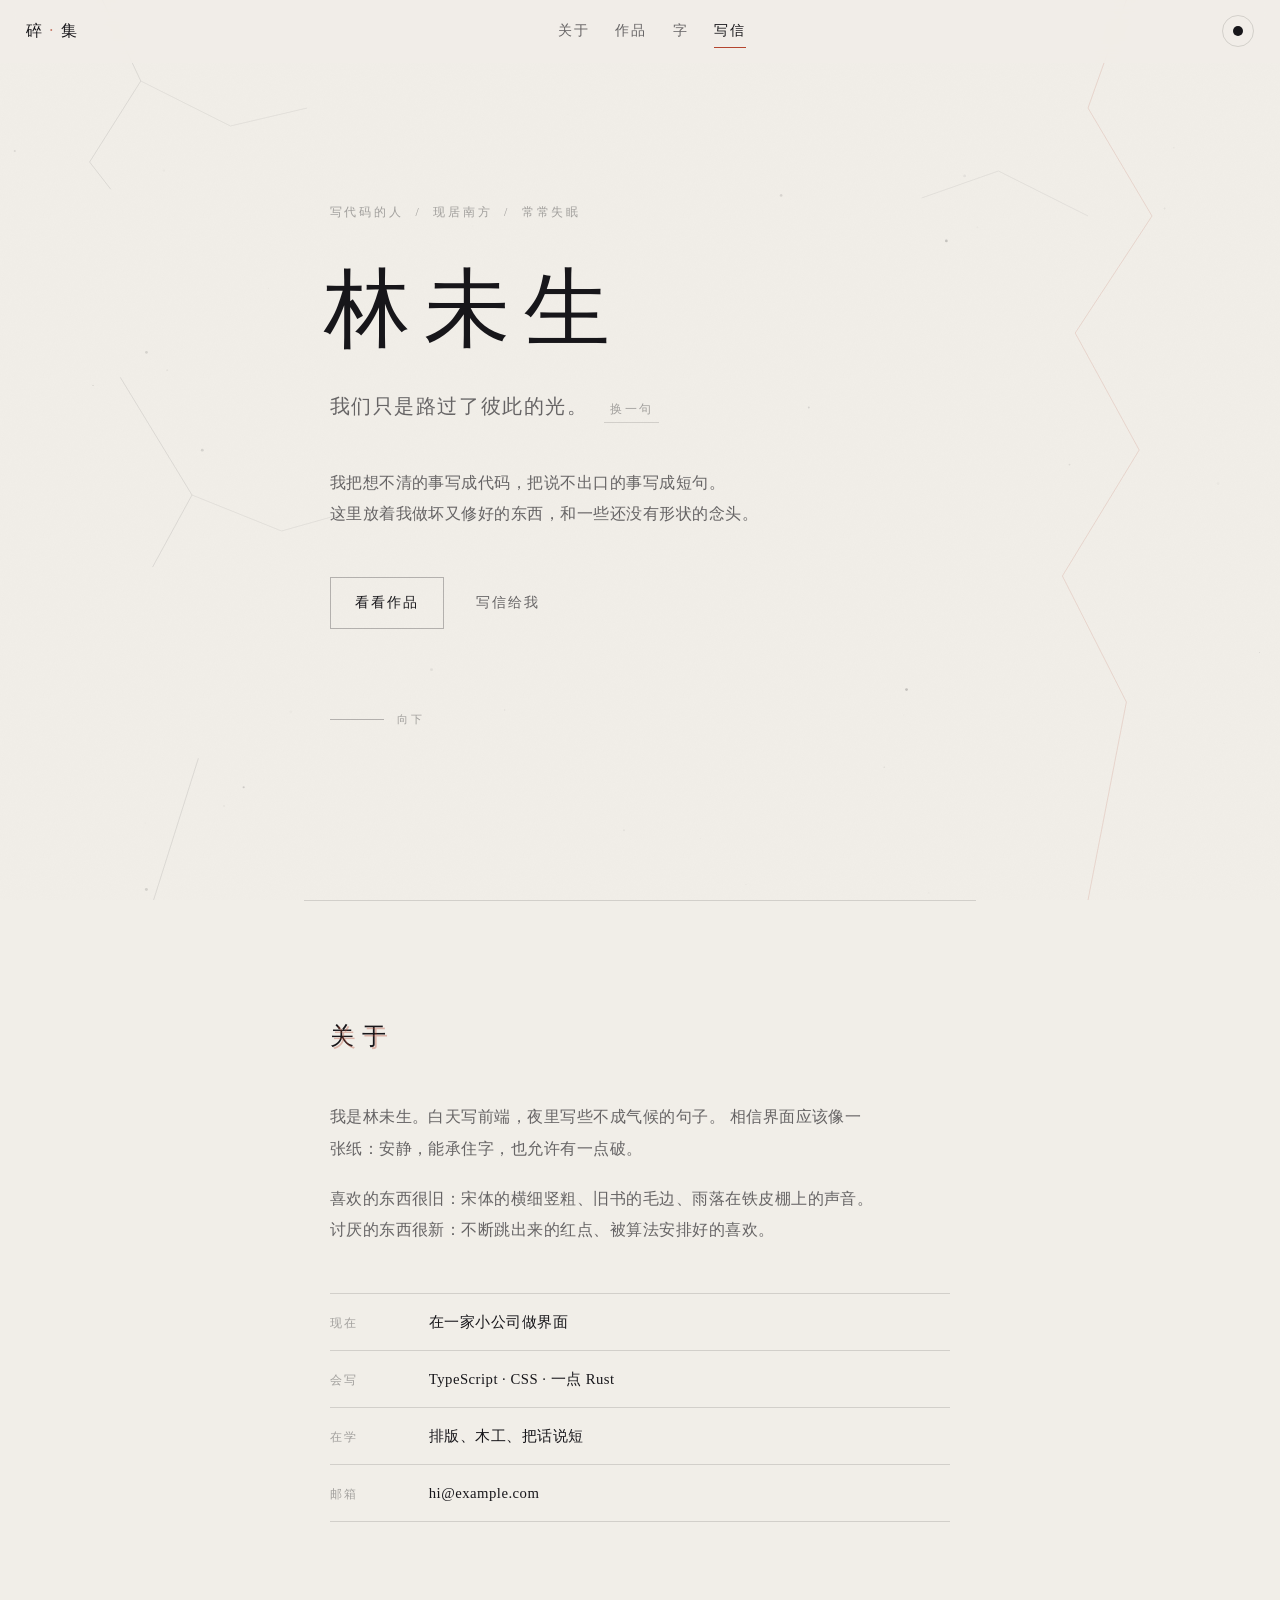
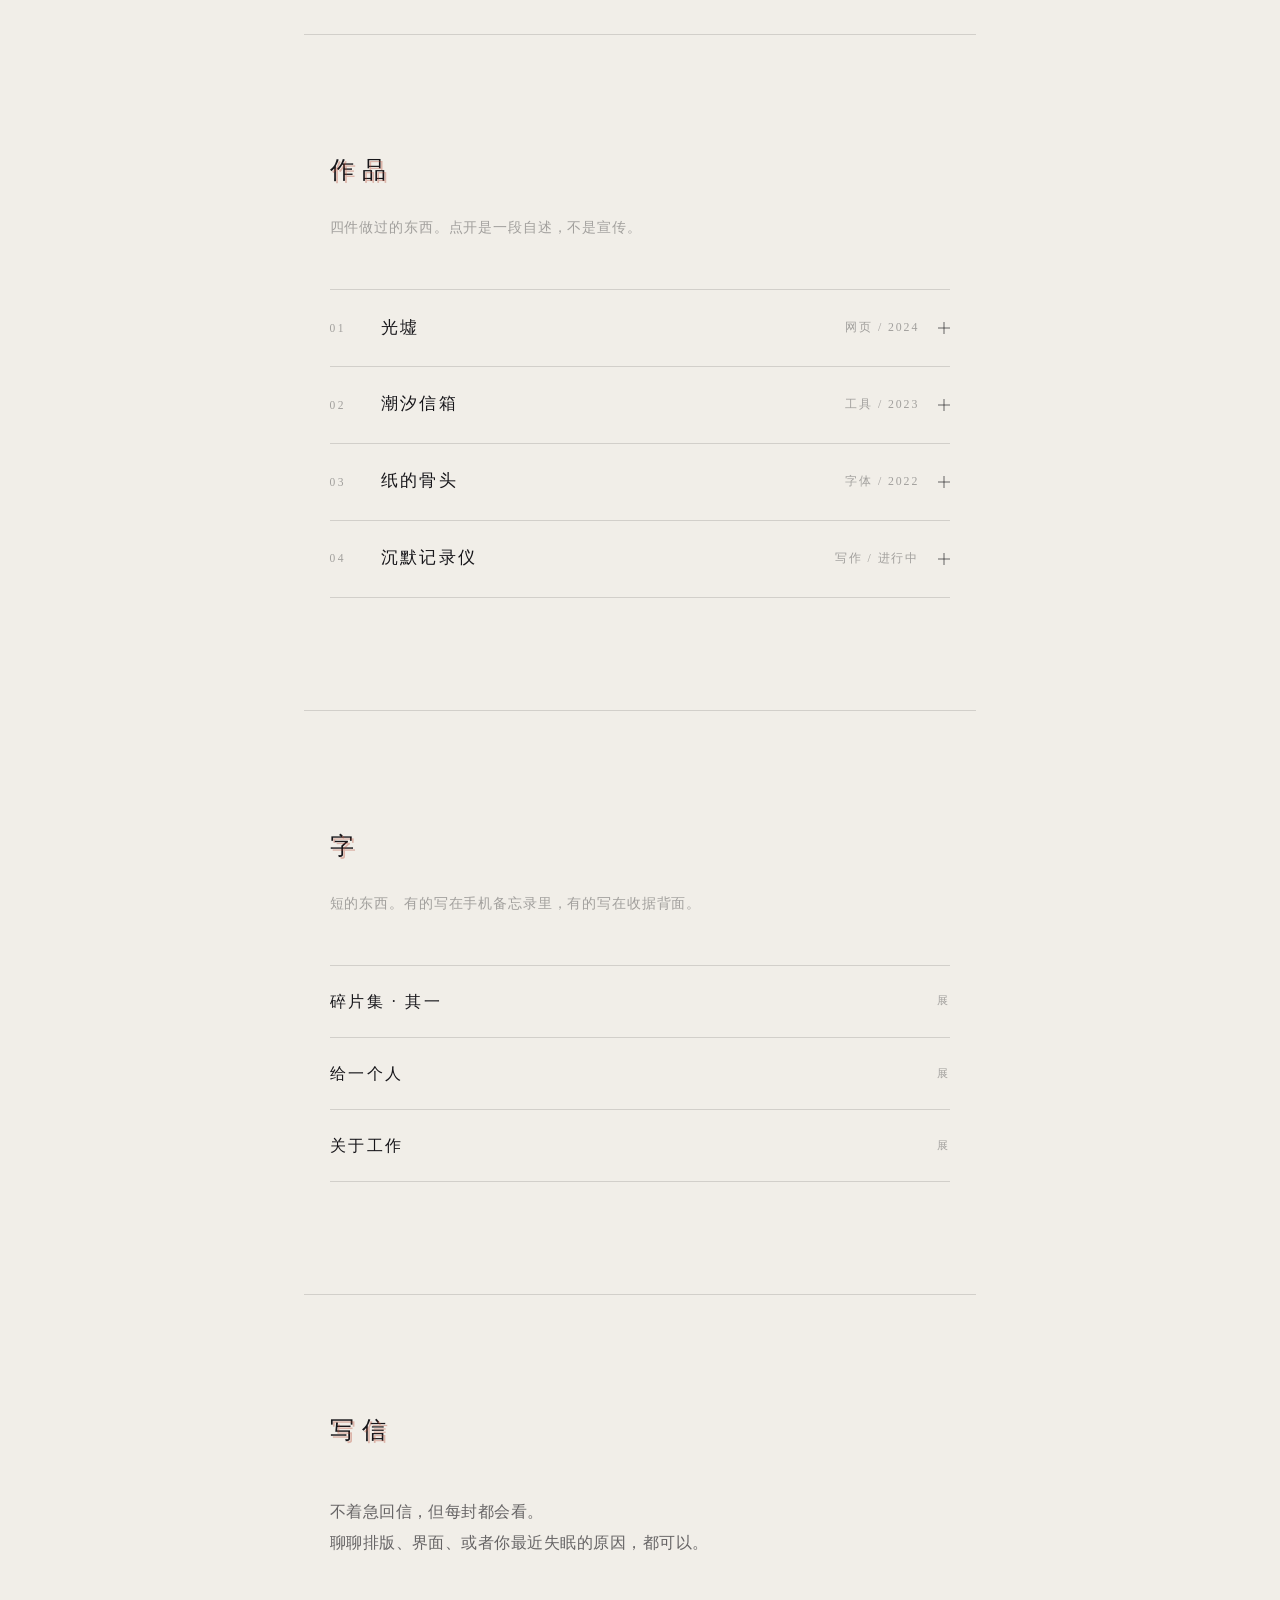
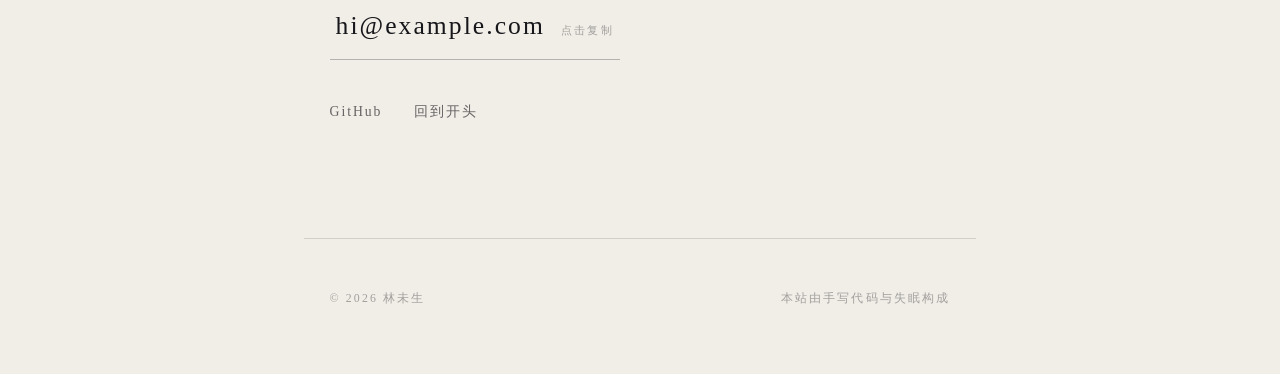
<file: index.html>
<!DOCTYPE html>
<html lang="zh-CN" data-theme="light">
<head>
<meta charset="utf-8">
<meta name="viewport" content="width=device-width, initial-scale=1">
<title>林未生 · 碎集</title>
<meta name="description" content="一个写代码的人的碎集。关于、作品、字与信。">
<meta name="color-scheme" content="light dark">
<link rel="icon" href="favicon.svg" type="image/svg+xml">
<link rel="stylesheet" href="css/style.css">
<script>document.documentElement.classList.add('js');</script>
</head>
<body>

<!-- 碎屑：缓慢上浮的尘埃 -->
<canvas id="dust" aria-hidden="true"></canvas>

<!-- 裂纹层：贯穿整页的细缝 -->
<svg class="cracks" viewBox="0 0 100 100" preserveAspectRatio="none" aria-hidden="true" focusable="false">
  <path class="crack crack--draw" vector-effect="non-scaling-stroke"
        d="M8,0 L11,9 L7,18 L13,29 L9,41 L15,55 L10,68 L16,82 L12,100"/>
  <path class="crack crack--c" vector-effect="non-scaling-stroke"
        d="M88,0 L85,12 L90,24 L84,37 L89,50 L83,64 L88,78 L85,100"/>
  <path class="crack crack--thin" vector-effect="non-scaling-stroke"
        d="M11,9 L18,14 L24,12 M85,24 L78,19 L72,22 M15,55 L22,59 L27,57"/>
</svg>

<!-- 跟随指针的微光 -->
<div class="glow" id="glow" aria-hidden="true"></div>
<div class="grain" aria-hidden="true"></div>
<div class="progress" id="progress" aria-hidden="true"></div>

<a class="skip" href="#main">跳到正文</a>

<header class="topbar">
  <a class="brand" href="#top" aria-label="回到顶部">
    <span class="brand__mark">碎</span><span class="brand__dot">·</span><span class="brand__mark">集</span>
  </a>
  <nav class="nav" aria-label="主导航">
    <a href="#about" data-nav="about">关于</a>
    <a href="#works" data-nav="works">作品</a>
    <a href="#words" data-nav="words">字</a>
    <a href="#contact" data-nav="contact">写信</a>
  </nav>
  <button class="theme" id="theme-toggle" type="button" aria-label="切换明暗" aria-pressed="false">
    <span class="theme__ico" aria-hidden="true"></span>
  </button>
</header>

<main id="main">

  <!-- ── 首屏 ───────────────────────────────────── -->
  <section class="hero" id="top">
    <p class="hero__meta" data-enter>写代码的人 &nbsp;/&nbsp; 现居南方 &nbsp;/&nbsp; 常常失眠</p>

    <h1 class="hero__title" id="hero-title" data-enter tabindex="0" title="点一下，它会碎">
      林未生
    </h1>

    <p class="hero__line">
      <span id="poem-line" data-enter>我们只是路过了彼此的光。</span>
      <button class="poem__switcher" id="poem-switch" type="button" aria-label="换一句">换一句</button>
    </p>

    <p class="hero__desc" data-enter>
      我把想不清的事写成代码，把说不出口的事写成短句。<br>
      这里放着我做坏又修好的东西，和一些还没有形状的念头。
    </p>

    <div class="hero__actions" data-enter>
      <a class="btn" href="#works"><span>看看作品</span></a>
      <a class="link" href="#contact">写信给我<span class="link__line" aria-hidden="true"></span></a>
    </div>

    <p class="hero__scroll" data-enter aria-hidden="true"><span class="hero__scrollLine"></span>向下</p>
  </section>

  <!-- ── 关于 ───────────────────────────────────── -->
  <section class="section" id="about">
    <h2 class="section__title" data-ghost="关于" data-reveal>关于</h2>

    <div class="prose" data-reveal>
      <p>
        我是林未生。白天写前端，夜里写些不成气候的句子。
        相信界面应该像一张纸：安静，能承住字，也允许有一点破。
      </p>
      <p>
        喜欢的东西很旧：宋体的横细竖粗、旧书的毛边、雨落在铁皮棚上的声音。
        讨厌的东西很新：不断跳出来的红点、被算法安排好的喜欢。
      </p>
    </div>

    <ul class="facts" data-reveal>
      <li><span class="facts__k">现在</span><span class="facts__v">在一家小公司做界面</span></li>
      <li><span class="facts__k">会写</span><span class="facts__v">TypeScript · CSS · 一点 Rust</span></li>
      <li><span class="facts__k">在学</span><span class="facts__v">排版、木工、把话说短</span></li>
      <li><span class="facts__k">邮箱</span><span class="facts__v">hi@example.com</span></li>
    </ul>
  </section>

  <!-- ── 作品 ───────────────────────────────────── -->
  <section class="section" id="works">
    <h2 class="section__title" data-ghost="作品" data-reveal>作品</h2>
    <p class="section__lead" data-reveal>四件做过的东西。点开是一段自述，不是宣传。</p>

    <div class="works" id="works-list">
      <article class="work" data-reveal>
        <button class="work__head" type="button" aria-expanded="false">
          <span class="work__no">01</span>
          <span class="work__name">光墟</span>
          <span class="work__tag">网页 / 2024</span>
          <span class="work__plus" aria-hidden="true"></span>
        </button>
        <div class="work__body">
          <div class="work__bodyIn">
            <p>一个把城市灯光拆成像素再重排的实验页面。滚轮往下，光会散开；停住，它慢慢聚回来。</p>
            <p class="work__stack">Canvas · WebGL · 三个月里的周末</p>
          </div>
        </div>
      </article>

      <article class="work" data-reveal>
        <button class="work__head" type="button" aria-expanded="false">
          <span class="work__no">02</span>
          <span class="work__name">潮汐信箱</span>
          <span class="work__tag">工具 / 2023</span>
          <span class="work__plus" aria-hidden="true"></span>
        </button>
        <div class="work__body">
          <div class="work__bodyIn">
            <p>给写不出信的人用的写信器。你打字，字迹会被时间冲淡，只能选择现在寄出，或者让它消失。</p>
            <p class="work__stack">TypeScript · IndexedDB · 无后端</p>
          </div>
        </div>
      </article>

      <article class="work" data-reveal>
        <button class="work__head" type="button" aria-expanded="false">
          <span class="work__no">03</span>
          <span class="work__name">纸的骨头</span>
          <span class="work__tag">字体 / 2022</span>
          <span class="work__plus" aria-hidden="true"></span>
        </button>
        <div class="work__body">
          <div class="work__bodyIn">
            <p>一套只做了六百字的宋体。横细竖粗照老规矩来，撇捺故意留了毛刺，像被撕过。</p>
            <p class="work__stack">Glyphs · 只给自己用</p>
          </div>
        </div>
      </article>

      <article class="work" data-reveal>
        <button class="work__head" type="button" aria-expanded="false">
          <span class="work__no">04</span>
          <span class="work__name">沉默记录仪</span>
          <span class="work__tag">写作 / 进行中</span>
          <span class="work__plus" aria-hidden="true"></span>
        </button>
        <div class="work__body">
          <div class="work__bodyIn">
            <p>每天记一句没说出口的话。攒够一年，打印成一本只有夜晚能读懂的书。</p>
            <p class="work__stack">还在写 · 第 217 天</p>
          </div>
        </div>
      </article>
    </div>
  </section>

  <!-- ── 字 ─────────────────────────────────────── -->
  <section class="section" id="words">
    <h2 class="section__title" data-ghost="字" data-reveal>字</h2>
    <p class="section__lead" data-reveal>短的东西。有的写在手机备忘录里，有的写在收据背面。</p>

    <div class="words">
      <details class="word" data-reveal>
        <summary>
          <span class="word__title">碎片集 · 其一</span>
          <span class="word__hint" aria-hidden="true">展</span>
        </summary>
        <div class="word__body">
          <p>夜里所有的碎片都在开花。</p>
          <p>我把自己拆开，才看见光。</p>
          <p>风穿过裂缝，像穿过一句没说完的话。</p>
        </div>
      </details>

      <details class="word" data-reveal>
        <summary>
          <span class="word__title">给一个人</span>
          <span class="word__hint" aria-hidden="true">展</span>
        </summary>
        <div class="word__body">
          <p>你走以后，房间多出一个下午。</p>
          <p>我把它折好，放进抽屉，和别的下午放在一起。</p>
          <p>它们都很轻，也都不肯走。</p>
        </div>
      </details>

      <details class="word" data-reveal>
        <summary>
          <span class="word__title">关于工作</span>
          <span class="word__hint" aria-hidden="true">展</span>
        </summary>
        <div class="word__body">
          <p>修一个 bug 像在墙上找一条裂缝。</p>
          <p>找到了，墙就塌了。</p>
          <p>然后你把它重新砌起来，比原来好看一点，这是这份工作唯一浪漫的地方。</p>
        </div>
      </details>
    </div>
  </section>

  <!-- ── 写信 ───────────────────────────────────── -->
  <section class="section section--contact" id="contact">
    <h2 class="section__title" data-ghost="写信" data-reveal>写信</h2>
    <p class="prose" data-reveal>
      不着急回信，但每封都会看。<br>
      聊聊排版、界面、或者你最近失眠的原因，都可以。
    </p>

    <div class="contact" data-reveal>
      <button class="mail" id="copy-mail" type="button" data-mail="hi@example.com">
        <span class="mail__text">hi@example.com</span>
        <span class="mail__state" id="copy-state" aria-live="polite">点击复制</span>
      </button>

      <ul class="links">
        <li><a class="link" href="https://github.com/" target="_blank" rel="noopener">GitHub<span class="link__line" aria-hidden="true"></span></a></li>
        <li><a class="link" href="#top">回到开头<span class="link__line" aria-hidden="true"></span></a></li>
      </ul>
    </div>
  </section>

</main>

<footer class="footer">
  <span>© <span id="year">2025</span> 林未生</span>
  <span class="footer__note">本站由手写代码与失眠构成</span>
</footer>

<script src="js/main.js"></script>
</body>
</html>
</file>
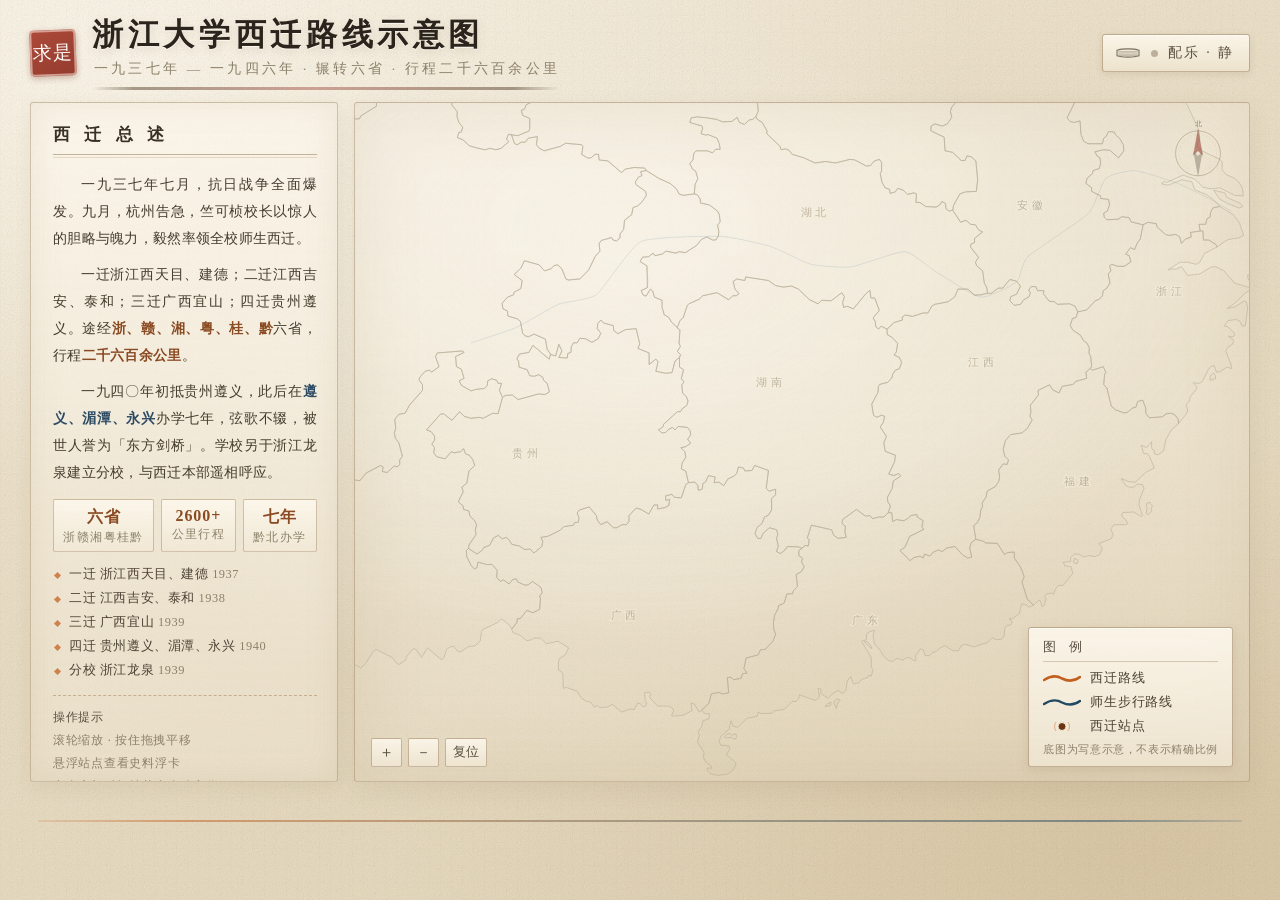
<file: zju-xijian/index.html>
<!DOCTYPE html>
<html lang="zh-CN">
<head>
<meta charset="UTF-8">
<meta name="viewport" content="width=1280">
<title>浙江大学西迁路线示意图</title>
<style>
/* =========================================================================
   一、基础与配色（低饱和国风：赭石 / 墨黑 / 暗橙 / 青蓝）
   ========================================================================= */
:root{
  --paper:      #efe4cc;   /* 宣纸底色 */
  --paper-lit:  #f7efdd;   /* 纸面亮部 */
  --paper-dark: #e3d5b6;   /* 纸面暗部 */
  --ink:        #2c2620;   /* 墨黑 */
  --ink-soft:   #5b5041;   /* 淡墨 */
  --ink-faint:  #8c8069;   /* 更淡 */
  --gray-line:  #b6ab95;   /* 省界淡灰 */
  --orange:     #c2611f;   /* 赭石·西迁主线 */
  --orange-lit: #e8913f;   /* 主线高光 */
  --blue-dark:  #234a63;   /* 深墨蓝·师生步行路线 */
  --blue-lit:   #3f7796;
  --seal:       #9a3a2c;   /* 朱砂印 */
  --card-bg:    rgba(250,244,230,.955);
}

*{ box-sizing:border-box; }
html,body{ height:100%; margin:0; }

body{
  font-family:"FangSong","STFangsong","FangSong_GB2312","Songti SC","SimSun",serif;
  color:var(--ink);
  background:var(--paper);
  overflow:hidden;
  display:grid;
  grid-template-rows:auto minmax(0,1fr) auto;
  -webkit-font-smoothing:antialiased;
}

/* ---- 宣纸肌理：底色渐变 + 颗粒杂色 + 帘纹 ---- */
body::before{
  content:""; position:fixed; inset:0; z-index:0; pointer-events:none;
  background:
    radial-gradient(115% 85% at 10% 6%,  rgba(255,251,240,.80), rgba(255,251,240,0) 58%),
    radial-gradient(95% 75% at 90% 94%,  rgba(188,156,106,.26), rgba(188,156,106,0) 62%),
    radial-gradient(60% 55% at 52% 43%,  rgba(255,253,246,.45), rgba(255,253,246,0) 72%),
    linear-gradient(158deg,#f4ead6 0%,#ece0c7 46%,#e5d7ba 100%);
}
body::after{
  content:""; position:fixed; inset:0; z-index:1; pointer-events:none;
  opacity:.52; mix-blend-mode:multiply;
  background-image:
    /* 颗粒杂色（fractalNoise） */
    url("data:image/svg+xml;utf8,<svg xmlns='http://www.w3.org/2000/svg' width='220' height='220'><filter id='n'><feTurbulence type='fractalNoise' baseFrequency='0.92' numOctaves='4' stitchTiles='stitch'/><feColorMatrix type='saturate' values='0'/></filter><rect width='220' height='220' filter='url(%23n)' opacity='.44'/></svg>"),
    /* 宣纸帘纹 */
    repeating-linear-gradient(90deg, rgba(146,118,76,.035) 0 1px, rgba(0,0,0,0) 1px 11px),
    repeating-linear-gradient(0deg,  rgba(146,118,76,.022) 0 1px, rgba(0,0,0,0) 1px 17px),
    /* 纸张纤维斑 */
    radial-gradient(38% 30% at 22% 76%, rgba(170,140,95,.10), rgba(0,0,0,0) 70%),
    radial-gradient(30% 26% at 78% 22%, rgba(170,140,95,.08), rgba(0,0,0,0) 70%);
}

header.topbar,
main.workspace,
footer.timeline{ position:relative; z-index:2; }

/* =========================================================================
   二、顶部标题栏
   ========================================================================= */
header.topbar{
  display:flex; align-items:center; justify-content:space-between; gap:20px;
  padding:16px 30px 8px;
}
.brand{ display:flex; align-items:center; gap:16px; }
.seal{
  width:46px; height:46px; flex:none;
  display:grid; place-items:center;
  color:#fff; font-family:"STKaiti","KaiTi","Songti SC",serif;
  font-size:19px; letter-spacing:1px; line-height:1.02; text-align:center;
  background:linear-gradient(150deg,#a8402f,#8d3123);
  border-radius:4px;
  box-shadow:0 2px 6px rgba(120,50,35,.35), inset 0 0 0 2px rgba(255,235,225,.55);
  transform:rotate(-2.2deg);
  opacity:0; transition:opacity .9s ease .35s, transform .9s cubic-bezier(.2,1.5,.4,1) .35s;
}
body.ready .seal{ opacity:.94; transform:rotate(-2.2deg); }

h1{
  margin:0;
  font-family:"Songti SC","STSong","SimSun","Source Han Serif SC",serif;
  font-size:31px; font-weight:700; letter-spacing:.15em; line-height:1.2;
  color:#2a241c;
  text-shadow:0 1px 0 rgba(255,252,244,.85), 0 3px 10px rgba(120,95,60,.16);
  opacity:0; transform:translateY(8px);
  transition:opacity 1.1s ease .12s, transform 1.1s cubic-bezier(.2,.9,.3,1) .12s;
}
body.ready h1{ opacity:1; transform:none; }

.subtitle{
  margin:7px 0 0 2px; font-size:13.5px; letter-spacing:.24em; color:var(--ink-faint);
  opacity:0; transition:opacity 1.1s ease .5s;
}
body.ready .subtitle{ opacity:1; }

.title-rule{
  height:3px; width:100%; margin-top:9px; border-radius:2px;
  background:linear-gradient(90deg, rgba(90,72,50,0) 0%, rgba(90,72,50,.52) 9%, rgba(154,58,44,.42) 46%, rgba(90,72,50,.52) 90%, rgba(90,72,50,0) 100%);
  transform:scaleX(0); transform-origin:left center;
  transition:transform 1.3s cubic-bezier(.25,.9,.25,1) .3s;
}
body.ready .title-rule{ transform:scaleX(1); }

/* 右上：背景古乐开关 */
.music-btn{
  flex:none; display:flex; align-items:center; gap:10px;
  padding:9px 15px 9px 12px;
  font-family:inherit; font-size:14px; letter-spacing:.16em; color:var(--ink-soft);
  background:linear-gradient(180deg, rgba(252,247,236,.9), rgba(238,228,206,.82));
  border:1px solid rgba(140,110,72,.5); border-radius:3px;
  box-shadow:0 2px 7px rgba(110,88,54,.13), inset 0 1px 0 rgba(255,255,255,.6);
  cursor:pointer; transition:all .28s ease;
  opacity:0; transform:translateY(-6px);
}
body.ready .music-btn{ opacity:1; transform:none; transition:opacity .9s ease .55s, transform .9s ease .55s, background .28s ease, border-color .28s ease, box-shadow .28s ease; }
.music-btn:hover{ border-color:rgba(154,58,44,.65); box-shadow:0 3px 12px rgba(110,88,54,.2); }
.music-btn .qin{ opacity:.8; transition:opacity .3s ease; }
.music-btn.on{ color:#7c3520; border-color:rgba(154,58,44,.6); background:linear-gradient(180deg, rgba(255,247,232,.95), rgba(244,228,201,.9)); }
.music-btn.on .qin{ opacity:1; }
.music-btn .dot{
  width:7px; height:7px; border-radius:50%; background:rgba(120,105,80,.45);
  box-shadow:0 0 0 0 rgba(154,58,44,.4); transition:background .3s ease;
}
.music-btn.on .dot{ background:var(--seal); animation:ripple 2.4s ease-out infinite; }
@keyframes ripple{
  0%{ box-shadow:0 0 0 0 rgba(154,58,44,.42); }
  70%{ box-shadow:0 0 0 7px rgba(154,58,44,0); }
  100%{ box-shadow:0 0 0 0 rgba(154,58,44,0); }
}

/* =========================================================================
   三、主体两栏：左侧总述 / 右侧地图
   ========================================================================= */
main.workspace{
  display:grid; grid-template-columns:308px minmax(0,1fr); gap:16px;
  padding:4px 30px 6px; min-height:0;
}

/* ---- 左侧文字板块 ---- */
.sidebar{
  position:relative; min-height:0; overflow:auto;
  padding:20px 20px 18px 22px;
  background:linear-gradient(180deg, rgba(252,247,236,.72), rgba(240,231,212,.5));
  border:1px solid rgba(146,116,78,.4); border-radius:3px;
  box-shadow:inset 0 0 34px rgba(160,132,88,.13), 0 6px 18px rgba(110,88,54,.08);
  opacity:0; transform:translateX(-14px);
  transition:opacity 1.1s ease .35s, transform 1.1s cubic-bezier(.2,.9,.3,1) .35s;
}
body.ready .sidebar{ opacity:1; transform:none; }
.sidebar::-webkit-scrollbar{ width:6px; }
.sidebar::-webkit-scrollbar-thumb{ background:rgba(146,116,78,.35); border-radius:3px; }

.sidebar h2{
  margin:0 0 4px; font-family:"Songti SC","STSong","SimSun",serif;
  font-size:17px; letter-spacing:.3em; color:#3a3126; font-weight:700;
}
.sidebar .h2-rule{
  height:0; border-top:1px solid rgba(146,116,78,.5);
  border-bottom:1px solid rgba(146,116,78,.22); margin:8px 0 14px; padding-top:2px;
}
.sidebar p{
  margin:0 0 9px; font-size:13.9px; line-height:1.94; color:#453b2d;
  text-indent:2em; text-align:justify; letter-spacing:.02em;
}
.sidebar p .key{ color:#8a4a22; font-weight:700; }
.sidebar p .key2{ color:#2c4a63; font-weight:700; }

.facts{ display:flex; flex-wrap:wrap; gap:7px; margin:12px 0 10px; }
.fact{
  flex:1 1 auto; text-align:center; padding:7px 8px 6px;
  border:1px solid rgba(146,116,78,.4); border-radius:2px;
  background:linear-gradient(180deg, rgba(255,251,241,.75), rgba(243,234,215,.5));
}
.fact b{ display:block; font-family:"Songti SC",serif; font-size:16px; color:#8a4a22; letter-spacing:.06em; }
.fact span{ display:block; margin-top:2px; font-size:11.5px; color:var(--ink-faint); letter-spacing:.12em; }

.order-list{ margin:10px 0 0; padding:0; list-style:none; }
.order-list li{
  position:relative; padding:3px 0 3px 16px; font-size:13.4px; color:#4d4234; letter-spacing:.04em;
}
.order-list li::before{
  content:""; position:absolute; left:2px; top:11px;
  width:5px; height:5px; transform:rotate(45deg);
  background:var(--orange); opacity:.75;
}
.order-list li em{ font-style:normal; color:var(--ink-faint); font-size:12.4px; }

.tips{
  margin-top:13px; padding-top:10px; border-top:1px dashed rgba(146,116,78,.45);
  font-size:12.2px; line-height:1.88; color:var(--ink-faint); letter-spacing:.06em;
}
.tips b{ color:var(--ink-soft); font-weight:400; }

/* ---- 右侧地图舞台 ---- */
.map-stage{
  position:relative; min-height:0; overflow:hidden;
  border:1px solid rgba(140,110,74,.42); border-radius:3px;
  background:
    radial-gradient(120% 100% at 30% 20%, rgba(255,252,244,.55), rgba(255,252,244,0) 60%),
    linear-gradient(180deg, rgba(250,245,232,.5), rgba(238,229,208,.36));
  box-shadow:inset 0 0 70px rgba(158,130,86,.14), 0 8px 24px rgba(110,88,54,.09);
  cursor:grab; touch-action:none; user-select:none;
  opacity:0; transition:opacity 1.2s ease .25s;
}
body.ready .map-stage{ opacity:1; }
.map-stage.dragging{ cursor:grabbing; }
/* 注意：只作用于主地图 SVG，避免影响指北针与图例中的小图标 */
#map{ display:block; width:100%; height:100%; }

/* SVG 图元样式 */
#viewport{ transform-origin:0 0; }

.prov{
  fill:rgba(172,156,124,.055);
  stroke:var(--gray-line); stroke-width:1.05;
  stroke-linejoin:round; stroke-linecap:round;
  opacity:0; transition:opacity 1.5s ease;
}
.prov.shown{ opacity:.72; }
.river{
  fill:none; stroke:rgba(105,140,160,.42); stroke-width:1.15;
  stroke-linecap:round; opacity:0; transition:opacity 1.4s ease .5s;
}
.river.shown{ opacity:.5; }
.geo-label{
  fill:rgba(122,108,84,.62); font-size:15px; letter-spacing:.34em;
  font-family:"Songti SC","STSong","SimSun",serif;
  text-anchor:middle; paint-order:stroke; stroke:rgba(246,238,220,.85); stroke-width:3;
  opacity:0; transition:opacity 1.4s ease;
}
.geo-label.shown{ opacity:.72; }
.river-label{
  fill:rgba(105,140,160,.65); font-size:11.5px; letter-spacing:.24em;
  paint-order:stroke; stroke:rgba(246,238,220,.85); stroke-width:3;
  opacity:0; transition:opacity 1.4s ease;
}
.river-label.shown{ opacity:.75; }

/* ---- 路线：暗底 / 主线 / 流光 ---- */
.seg-glow{ fill:none; stroke-linecap:round; stroke-linejoin:round; opacity:0; transition:opacity .8s ease; }
.seg-line{ fill:none; stroke-linecap:round; stroke-linejoin:round; }
.seg-flow{ fill:none; stroke-linecap:round; stroke-linejoin:round; opacity:0; transition:opacity 1s ease; }
.route-main .seg-glow{ stroke:var(--orange);     stroke-width:9;  filter:blur(3px); }
.route-main .seg-line{ stroke:var(--orange);     stroke-width:2.9; }
.route-main .seg-flow{ stroke:var(--orange-lit); stroke-width:2.2; stroke-dasharray:5 46; }
.route-branch .seg-glow{ stroke:var(--orange);     stroke-width:7; filter:blur(3px); }
.route-branch .seg-line{ stroke:var(--orange);     stroke-width:2.1; stroke-dasharray:7 4; }
.route-branch .seg-flow{ stroke:var(--orange-lit); stroke-width:1.6; stroke-dasharray:3 52; }
.route-walk .seg-glow{ stroke:var(--blue-dark); stroke-width:8;  filter:blur(3px); }
.route-walk .seg-line{ stroke:var(--blue-dark); stroke-width:2.6; }
.route-walk .seg-flow{ stroke:var(--blue-lit);  stroke-width:1.9; stroke-dasharray:4 50; }

.seg.drawn .seg-glow{ opacity:.30; }
.seg.drawn .seg-flow{ opacity:.95; animation:flow 5.2s linear infinite; }
@keyframes flow{ from{ stroke-dashoffset:0; } to{ stroke-dashoffset:-51; } }

.spark{ fill:url(#sparkGrad); opacity:0; transition:opacity 1.2s ease; }
.spark.on{ opacity:.95; }

/* ---- 站点标记 ---- */
.station{ cursor:pointer; opacity:0; transition:opacity .6s ease; }
.station.show{ opacity:1; }
.station .pop{
  transform-box:fill-box; transform-origin:center;
  transform:scale(.15); transition:transform .62s cubic-bezier(.16,1.5,.4,1);
}
.station.show .pop{ transform:scale(1); }
.st-halo{
  fill:var(--orange); opacity:.16;
  transform-box:fill-box; transform-origin:center;
  animation:breath 3.9s ease-in-out infinite;
}
.station[data-kind="place"] .st-halo{ fill:#7a4a22; }
.station[data-kind="branch"] .st-halo{ fill:#5b6f4a; }
@keyframes breath{
  0%,100%{ opacity:.10; transform:scale(1); }
  50%    { opacity:.34; transform:scale(1.55); }
}
.st-ring{ fill:none; stroke-width:1.1; opacity:.75; }
.station[data-kind="place"] .st-ring{ stroke:#7a4a22; }
.station[data-kind="branch"] .st-ring{ stroke:#5b6f4a; }
.station .st-ring{ stroke:var(--orange); }
.st-dot{ fill:#6d3410; stroke:rgba(255,248,232,.9); stroke-width:1.1; }
.station[data-kind="place"] .st-dot{ fill:#5c3616; }
.station[data-kind="branch"] .st-dot{ fill:#46583a; }

.station .st-name{
  transition:transform .6s ease .25s, opacity .8s ease .25s, fill .3s ease;
}
.station:hover .pop,
.station.active .pop{
  transform:scale(1.72);
  transition:transform .3s cubic-bezier(.2,1.4,.4,1);
}
.station:hover .st-name,
.station.active .st-name{ transition:fill .3s ease; }
.station .st-name{
  font-family:"Songti SC","STSong","SimSun",serif;
  font-size:14px; letter-spacing:.08em; fill:#332a1f;
  paint-order:stroke; stroke:rgba(247,240,224,.92); stroke-width:3.4; stroke-linejoin:round;
  pointer-events:none;
}
.station:hover .st-name,
.station.active .st-name{ fill:#8a3f14; }
.st-hit{ fill:transparent; }
.station .st-name{ opacity:0; transform:translateY(3px); }
.station.show .st-name{ opacity:1; transform:none; transition:opacity .8s ease .25s, transform .6s ease .25s; }

/* ---- 指北针 ---- */
.compass{ position:absolute; top:16px; right:18px; width:66px; height:66px; opacity:0; transition:opacity 1.2s ease .8s; pointer-events:none; }
body.ready .compass{ opacity:.72; }

/* ---- 图例（右下角） ---- */
.legend{
  position:absolute; right:16px; bottom:14px;
  padding:11px 14px 9px; min-width:186px;
  background:linear-gradient(180deg, rgba(252,247,236,.9), rgba(240,231,212,.82));
  border:1px solid rgba(140,110,74,.5); border-radius:3px;
  box-shadow:0 3px 12px rgba(110,88,54,.14), inset 0 1px 0 rgba(255,255,255,.5);
  opacity:0; transform:translateY(10px);
  transition:opacity 1s ease .9s, transform 1s cubic-bezier(.2,.9,.3,1) .9s;
  pointer-events:none;
}
body.ready .legend{ opacity:1; transform:none; }
.legend h3{
  margin:0 0 8px; font-size:12.5px; font-weight:400; letter-spacing:.4em;
  color:var(--ink-soft); border-bottom:1px solid rgba(140,110,74,.32); padding-bottom:5px;
}
.legend .row{ display:flex; align-items:center; gap:9px; font-size:12.6px; color:#4a4033; letter-spacing:.06em; margin:7px 0; }
.legend .swatch{ width:38px; height:9px; flex:none; }
.legend .note{ margin-top:8px; font-size:10.8px; color:var(--ink-faint); letter-spacing:.06em; }

/* ---- 左下角视图按钮 ---- */
.view-ctrl{
  position:absolute; left:16px; bottom:14px; display:flex; gap:6px;
  opacity:0; transition:opacity 1s ease 1s;
}
body.ready .view-ctrl{ opacity:1; }
.view-ctrl button{
  min-width:31px; height:29px; padding:0 7px; display:grid; place-items:center;
  font-family:"Songti SC",serif; font-size:15px; color:var(--ink-soft);
  background:linear-gradient(180deg, rgba(252,247,236,.9), rgba(240,231,212,.8));
  border:1px solid rgba(140,110,74,.45); border-radius:2px; cursor:pointer;
  transition:all .22s ease;
}
.view-ctrl button:hover{ color:#8a3f14; border-color:rgba(154,58,44,.6); }

/* ---- 悬浮史料浮卡 ---- */
.story-card{
  position:absolute; z-index:20; width:298px;
  padding:14px 16px 14px;
  background:var(--card-bg);
  border:1px solid rgba(128,96,58,.62); border-radius:4px;
  box-shadow:0 12px 32px rgba(96,74,44,.2), 0 2px 6px rgba(96,74,44,.12), inset 0 0 24px rgba(180,152,104,.13);
  opacity:0; transform:translateY(7px) scale(.97); pointer-events:none;
  transition:opacity .34s cubic-bezier(.3,.8,.3,1), transform .34s cubic-bezier(.3,.8,.3,1);
  backdrop-filter:blur(1.5px);
}
.story-card.show{ opacity:1; transform:none; }
.story-card::before{
  content:""; position:absolute; inset:4px; border:1px solid rgba(146,116,78,.26); border-radius:2px; pointer-events:none;
}
.card-arrow{
  position:absolute; width:11px; height:11px; background:var(--card-bg);
  border-left:1px solid rgba(128,96,58,.62); border-bottom:1px solid rgba(128,96,58,.62);
  transform:rotate(45deg); top:var(--arrow-y,40px); margin-top:-5.5px;
}
.story-card[data-side="right"] .card-arrow{ left:-6px; }
.story-card[data-side="left"]  .card-arrow{ right:-6px; transform:rotate(225deg); }
.card-top{ display:flex; align-items:center; gap:10px; }
.card-seal{
  width:29px; height:29px; flex:none; display:grid; place-items:center;
  font-family:"STKaiti","KaiTi",serif; font-size:14px; color:#fffdf6;
  background:linear-gradient(150deg,#a8402f,#8c3023); border-radius:3px;
  box-shadow:inset 0 0 0 1.5px rgba(255,238,228,.5);
}
.card-name{
  margin:0; font-family:"Songti SC","STSong","SimSun",serif;
  font-size:17px; letter-spacing:.16em; color:#2f271d; font-weight:700;
}
.card-sub{ display:block; margin-top:2px; font-size:11.6px; color:var(--ink-faint); letter-spacing:.1em; }
.card-date{
  display:inline-block; margin:11px 0 9px; padding:2.5px 9px;
  font-size:11.8px; letter-spacing:.14em; color:#8a3f14;
  background:rgba(194,97,31,.1); border:1px solid rgba(194,97,31,.34); border-radius:2px;
}
.card-text{
  margin:0; font-size:13.3px; line-height:1.95; color:#453b2d;
  text-align:justify; letter-spacing:.015em;
}

/* =========================================================================
   四、底部横向时间轴
   ========================================================================= */
footer.timeline{
  padding:6px 30px 16px;
  opacity:0; transform:translateY(14px);
  transition:opacity 1.1s ease .5s, transform 1.1s cubic-bezier(.2,.9,.3,1) .5s;
}
body.ready footer.timeline{ opacity:1; transform:none; }

.tl-wrap{ position:relative; padding:16px 8px 4px; }
.tl-line{
  position:absolute; left:8px; right:8px; top:26px; height:2px;
  background:linear-gradient(90deg, rgba(194,97,31,.15), rgba(194,97,31,.5) 12%, rgba(90,80,64,.42) 50%, rgba(35,74,99,.5) 88%, rgba(35,74,99,.15));
  border-radius:2px;
}
.tl-progress{
  position:absolute; left:8px; top:26px; height:2px; width:0; border-radius:2px;
  background:linear-gradient(90deg, var(--orange), #b8763a, var(--blue-dark));
  box-shadow:0 0 8px rgba(194,97,31,.5);
  transition:width .85s cubic-bezier(.3,.9,.3,1);
}
.tl-nodes{ position:relative; display:flex; justify-content:space-between; align-items:flex-start; }
.tl-node{
  position:relative; flex:1 1 0; display:flex; flex-direction:column; align-items:center;
  padding:0 2px; background:none; border:0; cursor:pointer; font-family:inherit;
  opacity:0; transform:translateY(10px);
  transition:opacity .6s ease, transform .6s cubic-bezier(.2,1.3,.4,1);
}
.tl-node.shown{ opacity:1; transform:none; }
.tl-node .bulb{
  width:13px; height:13px; margin-top:14px; border-radius:50%;
  background:#f6efdd; border:1.6px solid rgba(150,120,80,.75);
  box-shadow:0 0 0 3px rgba(246,239,221,.75);
  transition:all .3s cubic-bezier(.2,1.4,.4,1);
}
.tl-node[data-kind="place"] .bulb{ border-radius:2px; transform:rotate(45deg); }
.tl-node[data-kind="branch"] .bulb{ border-radius:50% 50% 3px 3px; }
.tl-node .tl-date{
  margin-top:10px; font-size:11.4px; letter-spacing:.08em; color:var(--ink-faint);
  transition:color .3s ease;
}
.tl-node .tl-name{
  margin-top:3px; font-family:"Songti SC","STSong","SimSun",serif;
  font-size:14px; letter-spacing:.14em; color:#3b3226; transition:color .3s ease;
}
.tl-node .tl-name i{ font-style:normal; font-size:10.5px; color:var(--ink-faint); letter-spacing:0; }
.tl-node:hover .bulb{ border-color:var(--orange); box-shadow:0 0 0 4px rgba(194,97,31,.18); }
.tl-node:hover .tl-name{ color:#8a3f14; }
.tl-node.active .bulb{
  background:var(--orange); border-color:#8a3f14;
  box-shadow:0 0 0 5px rgba(194,97,31,.2), 0 0 12px rgba(194,97,31,.5);
  transform:scale(1.25) rotate(45deg);
}
.tl-node[data-kind="walk-active"] .bulb{ transform:scale(1.25); }
.tl-node.active .tl-name{ color:#8a3f14; }
.tl-node.active .tl-date{ color:#9a5a2a; }

/* 入场时被跳过的动画 */
@media (prefers-reduced-motion: reduce){
  *{ animation-duration:.01ms !important; animation-iteration-count:1 !important; transition-duration:.01ms !important; }
}
</style>
</head>
<body>

<!-- ===================== 顶部 ===================== -->
<header class="topbar">
  <div class="brand">
    <div class="seal">求是</div>
    <div>
      <h1>浙江大学西迁路线示意图</h1>
      <div class="subtitle">一九三七年 — 一九四六年 · 辗转六省 · 行程二千六百余公里</div>
      <div class="title-rule"></div>
    </div>
  </div>
  <button class="music-btn" id="musicBtn" title="背景古乐开关（默认静音）" aria-pressed="false">
    <svg class="qin" width="26" height="16" viewBox="0 0 26 16" aria-hidden="true">
      <path d="M2 5.2 C7 3.4 19 3.4 24 5.2 L24 10.8 C19 12.6 7 12.6 2 10.8 Z" fill="none" stroke="currentColor" stroke-width="1.1"/>
      <path d="M3.4 6.4 H22.6 M3.2 7.8 H22.8 M3.2 9.2 H22.8 M3.6 10.4 H22.4" stroke="currentColor" stroke-width=".55" opacity=".75"/>
    </svg>
    <span class="dot"></span>
    <span id="musicLabel">配乐 · 静</span>
  </button>
</header>

<!-- ===================== 主体 ===================== -->
<main class="workspace">

  <!-- 左侧总述 -->
  <aside class="sidebar">
    <h2>西 迁 总 述</h2>
    <div class="h2-rule"></div>

    <p>一九三七年七月，抗日战争全面爆发。九月，杭州告急，竺可桢校长以惊人的胆略与魄力，毅然率领全校师生西迁。</p>
    <p>一迁浙江西天目、建德；二迁江西吉安、泰和；三迁广西宜山；四迁贵州遵义。途经<span class="key">浙、赣、湘、粤、桂、黔</span>六省，行程<span class="key">二千六百余公里</span>。</p>
    <p>一九四〇年初抵贵州遵义，此后在<span class="key2">遵义、湄潭、永兴</span>办学七年，弦歌不辍，被世人誉为「东方剑桥」。学校另于浙江龙泉建立分校，与西迁本部遥相呼应。</p>

    <div class="facts">
      <div class="fact"><b>六省</b><span>浙赣湘粤桂黔</span></div>
      <div class="fact"><b>2600+</b><span>公里行程</span></div>
      <div class="fact"><b>七年</b><span>黔北办学</span></div>
    </div>

    <ul class="order-list">
      <li>一迁 浙江西天目、建德 <em>1937</em></li>
      <li>二迁 江西吉安、泰和 <em>1938</em></li>
      <li>三迁 广西宜山 <em>1939</em></li>
      <li>四迁 贵州遵义、湄潭、永兴 <em>1940</em></li>
      <li>分校 浙江龙泉 <em>1939</em></li>
    </ul>

    <div class="tips">
      <b>操作提示</b><br>
      滚轮缩放 · 按住拖拽平移<br>
      悬浮站点查看史料浮卡<br>
      点击底部时间轴节点自动定位
    </div>
  </aside>

  <!-- 右侧地图 -->
  <section class="map-stage" id="stage">
    <svg id="map" viewBox="0 52 1200 706" preserveAspectRatio="xMidYMid meet">
      <defs>
        <radialGradient id="sparkGrad">
          <stop offset="0%"   stop-color="#fff6e0" stop-opacity=".98"/>
          <stop offset="34%"  stop-color="#ffbf6d" stop-opacity=".78"/>
          <stop offset="70%"  stop-color="#e07a2e" stop-opacity=".26"/>
          <stop offset="100%" stop-color="#c2611f" stop-opacity="0"/>
        </radialGradient>
        <radialGradient id="sparkGradBlue">
          <stop offset="0%"   stop-color="#eaf6ff" stop-opacity=".95"/>
          <stop offset="34%"  stop-color="#79b6d8" stop-opacity=".7"/>
          <stop offset="72%"  stop-color="#2f6d92" stop-opacity=".22"/>
          <stop offset="100%" stop-color="#234a63" stop-opacity="0"/>
        </radialGradient>
      </defs>

      <g id="viewport">
        <g id="layer-province"></g>
        <g id="layer-river"></g>
        <g id="layer-geo-label"></g>
        <g id="layer-route"></g>
        <g id="layer-spark"></g>
        <g id="layer-station"></g>
      </g>
    </svg>

    <!-- 指北针 -->
    <svg class="compass" viewBox="0 0 100 100" aria-hidden="true">
      <circle cx="50" cy="52" r="34" fill="none" stroke="rgba(122,100,68,.6)" stroke-width="1.2"/>
      <circle cx="50" cy="52" r="28" fill="none" stroke="rgba(122,100,68,.28)" stroke-width=".8" stroke-dasharray="2 4"/>
      <path d="M50 16 L57 55 L50 48 L43 55 Z" fill="rgba(154,58,44,.78)" stroke="rgba(90,60,40,.5)" stroke-width=".8"/>
      <path d="M50 88 L43 49 L50 56 L57 49 Z" fill="rgba(70,60,48,.42)"/>
      <text x="50" y="11" text-anchor="middle" font-size="11" fill="rgba(90,74,52,.85)" font-family="Songti SC,SimSun,serif">北</text>
    </svg>

    <!-- 图例 -->
    <div class="legend">
      <h3>图 例</h3>
      <div class="row">
        <svg class="swatch" viewBox="0 0 38 9"><path d="M1 6 C8 1.5 14 1.5 19 4.5 C25 7.5 31 7.5 37 3" fill="none" stroke="#c2611f" stroke-width="2.6" stroke-linecap="round"/></svg>
        <span>西迁路线</span>
      </div>
      <div class="row">
        <svg class="swatch" viewBox="0 0 38 9"><path d="M1 6 C8 1.5 14 1.5 19 4.5 C25 7.5 31 7.5 37 3" fill="none" stroke="#234a63" stroke-width="2.4" stroke-linecap="round"/></svg>
        <span>师生步行路线</span>
      </div>
      <div class="row">
        <svg class="swatch" viewBox="0 0 38 9"><circle cx="19" cy="4.5" r="4" fill="#6d3410" stroke="rgba(255,248,232,.9)"/><circle cx="19" cy="4.5" r="7.5" fill="none" stroke="rgba(194,97,31,.45)"/></svg>
        <span>西迁站点</span>
      </div>
      <div class="note">底图为写意示意，不表示精确比例</div>
    </div>

    <!-- 视图控制 -->
    <div class="view-ctrl">
      <button id="zoomIn"  title="放大">＋</button>
      <button id="zoomOut" title="缩小">－</button>
      <button id="resetView" title="复位视图" style="font-size:12.5px;letter-spacing:0">复位</button>
    </div>

    <!-- 史料浮卡（内容由 STATION_DATA 渲染） -->
    <div class="story-card" id="storyCard"></div>
  </section>
</main>

<!-- ===================== 底部时间轴 ===================== -->
<footer class="timeline">
  <div class="tl-wrap" id="tlWrap">
    <div class="tl-line"></div>
    <div class="tl-progress" id="tlProgress"></div>
    <div class="tl-nodes" id="tlNodes"></div>
  </div>
</footer>

<!-- 背景配乐。与页面同目录，按需流式加载，不影响首屏。
     已做无缝循环处理（剪掉尾部静音 + 首尾交叉淡化），详见 tools/README.md。
     若此文件缺失或无法播放，脚本会自动回落到内置的合成古乐。 -->
<audio id="bgm" src="bgm.mp3" loop preload="auto"></audio>

<script>
"use strict";
/* =============================================================================
 * 浙江大学西迁路线示意图 —— 交互脚本
 *
 * 结构总览：
 *   §1  站点文案数据（STATION_DATA）—— 文案隔离区，改文字只改这里
 *   §2  地图底图数据（省界 / 河流 / 地理标注）
 *   §3  路线数据（ROUTES）
 *   §4  投影与曲线工具
 *   §5  渲染：底图 / 路线 / 站点 / 时间轴
 *   §6  入场逐段描边动画
 *   §7  流动光点粒子
 *   §8  缩放、平移、视图动画
 *   §9  史料浮卡
 *   §10 背景古乐（WebAudio 实时合成，默认静音）
 * ========================================================================== */

/* =============================================================================
 * §1  站点文案数据
 * -----------------------------------------------------------------------------
 *  ★★★ 全部文字内容集中在此，勿在渲染逻辑中硬写文案 ★★★
 *    name      站点名（地图与时间轴显示）
 *    sub       副标题（浮卡内小字）
 *    date      时间（浮卡内时间胶囊）
 *    tl        时间轴节点上的短日期
 *    text      历史事件正文（浮卡主体）
 *    seal      浮卡左上印章字
 *    lon/lat   经纬度（投影后绘制）
 *    kind      标记形制：origin 起点三角 / stop 途经圆点 / place 办学地方形 / branch 分校
 *    label     地图标注位置微调 { dx, dy, anchor }
 *    order     时间轴顺序（数字越小越靠前）
 * ========================================================================== */
const STATION_DATA = {
  hangzhou: {
    name: "杭州",
    sub: "浙江大学本部 · 西迁起点",
    date: "1937年9月",
    tl: "1937.9",
    text: "一九三七年七月，抗日战争全面爆发。九月，杭州告急，竺可桢校长毅然率领全校师生撤离钱塘江畔的求是园。学校初迁浙江西天目山、建德，历时九载、辗转六省的西迁长路自此启程。",
    seal: "始",
    lon: 120.15, lat: 30.28,
    kind: "origin",
    label: { dx: 0, dy: -18, anchor: "middle" },
    order: 1
  },
  xitianmushan: {
    name: "西天目山",
    sub: "禅源寺 · 一年级临时校址",
    date: "1937年9月—11月",
    tl: "1937.9",
    text: "九月，一年级新生与新聘教师先行迁至西天目山禅源寺，借千年古刹为课堂。山寺钟声与诵读之声相和，课本摊在佛殿前的石阶上，浙大在烽火中守住第一处弦歌之地。",
    seal: "一",
    lon: 119.43, lat: 30.31,
    kind: "stop",
    label: { dx: 0, dy: 22, anchor: "middle" },
    order: 2
  },
  jiande: {
    name: "建德",
    sub: "梅城 · 浙西临时校址",
    date: "1937年11月—12月",
    tl: "1937.11",
    text: "十一月，杭州形势日危，师生分批溯钱塘江而上，迁至建德梅城。十二月二十四日杭州沦陷，浙大仍在此坚持上课月余，随后沿浙赣线继续南行，一路弦歌不绝。",
    seal: "二",
    lon: 119.29, lat: 29.48,
    kind: "stop",
    label: { dx: 15, dy: 5, anchor: "start" },
    order: 3
  },
  jian: {
    name: "吉安",
    sub: "白鹭洲 · 赣江沙洲复课",
    date: "1938年1月—2月",
    tl: "1938.1",
    text: "一九三八年一月，师生辗转抵达江西吉安，以白鹭洲中学等处为校舍，在赣江中的沙洲上重开课堂。寒假期间，师生还下乡开展抗日宣传与民众教育，把课堂搬到了田间村口。",
    seal: "三",
    lon: 114.99, lat: 27.11,
    kind: "stop",
    label: { dx: 0, dy: -18, anchor: "middle" },
    order: 4
  },
  taihe: {
    name: "泰和",
    sub: "上田村 · 赣中办学近一年",
    date: "1938年2月—1939年1月",
    tl: "1938.2",
    text: "一九三八年二月，校址迁至泰和上田村。浙大在此办学近一年，兴建校舍、创办垦殖场与实验学校，并协助地方修筑防洪长堤，乡人感念，称之为「浙大堤」。",
    seal: "四",
    lon: 114.91, lat: 26.79,
    kind: "stop",
    label: { dx: 6, dy: 22, anchor: "start" },
    order: 5
  },
  yishan: {
    name: "宜山",
    sub: "广西宜山 · 龙江之畔定校训",
    date: "1939年1月—1940年2月",
    tl: "1939.1",
    text: "一九三八年七月敌陷九江，师生分水陆两路几经周折，于十月抵达广西宜山。在龙江之畔的简陋校舍中，竺可桢校长确立「求是」为校训，并作《求是精神与牺牲精神》演讲，砥砺师生。",
    seal: "五",
    lon: 108.65, lat: 24.50,
    kind: "stop",
    label: { dx: 0, dy: -18, anchor: "middle" },
    order: 6
  },
  longquan: {
    name: "龙泉",
    sub: "坊下村 · 浙大龙泉分校",
    date: "1939年10月",
    tl: "1939.10",
    text: "一九三九年十月，为收容东南各省失学青年，浙大在浙江龙泉坊下村设立分校。一九四〇年春敌扰浙东，分校师生一度迁往福建松溪，同年冬迁回龙泉，在浙南山区坚持办学七年。",
    seal: "分",
    lon: 119.13, lat: 28.07,
    kind: "branch",
    label: { dx: 15, dy: 5, anchor: "start" },
    order: 7
  },
  zunyi: {
    name: "遵义",
    sub: "黔北办学 · 校本部所在",
    date: "1940年2月—1946年",
    tl: "1940.2",
    text: "一九四〇年初，浙大迁抵贵州遵义，以老城校舍为校本部。此后七年，学校在遵义、湄潭、永兴三地办学，延聘名师、潜心研究，学术空气浓厚，被世人誉为「东方剑桥」。",
    seal: "六",
    lon: 106.93, lat: 27.72,
    kind: "place",
    label: { dx: -9, dy: 22, anchor: "end" },
    order: 8
  },
  meitan: {
    name: "湄潭",
    sub: "理学院 · 农学院所在地",
    date: "1940年—1946年",
    tl: "1940",
    text: "一九四〇年秋，理学院、农学院迁至湄潭，借文庙、祠堂与民房为校舍。湄江之畔，生物、农学、茶叶等研究卓有成就，浙大在困顿中迎来学术的黄金时期。",
    seal: "七",
    lon: 107.47, lat: 27.78,
    kind: "place",
    label: { dx: 0, dy: 22, anchor: "middle" },
    order: 9
  },
  yongxing: {
    name: "永兴",
    sub: "一年级分部所在",
    date: "1940年—1946年",
    tl: "1940",
    text: "永兴为浙大一年级分部所在，新生在此接受基础课教育。小镇的会馆与祠庙化身教室，学子于油灯之下苦读，延续着千里西迁不熄的文脉。",
    seal: "八",
    lon: 107.62, lat: 27.94,
    kind: "place",
    label: { dx: 0, dy: -18, anchor: "middle" },
    order: 10
  }
};

/* 时间轴顺序（按史事先后排列，龙泉分校列于宜山之后） */
const TIMELINE_ORDER = [
  "hangzhou", "xitianmushan", "jiande", "jian", "taihe",
  "yishan", "longquan", "zunyi", "meitan", "yongxing"
];

/* =============================================================================
 * §2  底图数据
 * -----------------------------------------------------------------------------
 *  省界为手绘写意轮廓（[经度, 纬度] 数组），仅作历史地理参照，非精确界线。
 * ========================================================================== */
/* 省界轮廓：来源 Natural Earth 50m admin-1（公有领域，台湾取自 admin-0），
   经矩形裁剪与 Douglas-Peucker 简化，坐标为 [经度, 纬度]。
   rings 为若干闭合环：外环 + 沿海岛屿 + 孔洞，
   渲染时合并为一条 path 并以 fill-rule=evenodd 填充。 */
const PROVINCES = [
  { name:"浙江", label:[120.25,29.75], rings:[
    [[121.21,28.20],[121.25,28.15],[121.25,28.09],[121.13,28.06],[121.13,28.14]],
    [[121.28,30.69],[121.00,30.56],[120.90,30.39],[120.82,30.35],[120.63,30.39],[120.45,30.39],[120.19,30.24],
      [120.26,30.26],[120.35,30.25],[120.49,30.30],[120.63,30.13],[120.90,30.16],[121.16,30.30],[121.26,30.30],
      [121.43,30.23],[121.68,29.98],[122.08,29.87],[121.91,29.78],[121.68,29.58],[121.51,29.48],[121.69,29.51],
      [121.89,29.63],[121.94,29.61],[121.97,29.49],[121.92,29.14],[121.85,29.13],[121.79,29.23],[121.72,29.26],
      [121.53,29.24],[121.45,29.13],[121.52,29.12],[121.66,29.01],[121.68,28.95],[121.64,28.92],[121.54,28.93],
      [121.66,28.85],[121.63,28.77],[121.52,28.71],[121.48,28.64],[121.60,28.37],[121.61,28.29],[121.51,28.32],
      [121.35,28.23],[121.27,28.22],[121.22,28.35],[121.15,28.33],[121.10,28.29],[120.96,28.04],[120.89,28.00],
      [120.75,28.01],[120.83,27.94],[120.83,27.89],[120.69,27.74],[120.66,27.64],[120.59,27.58],[120.63,27.48],
      [120.61,27.41],[120.42,27.20],[120.41,27.30],[120.34,27.38],[120.25,27.41],[120.15,27.40],[120.06,27.34],
      [119.77,27.32],[119.69,27.41],[119.69,27.51],[119.62,27.67],[119.51,27.64],[119.47,27.53],[119.39,27.51],
      [119.27,27.42],[119.19,27.42],[119.01,27.48],[118.92,27.55],[118.82,27.91],[118.75,27.97],[118.77,28.18],
      [118.80,28.21],[118.74,28.33],[118.50,28.26],[118.45,28.29],[118.48,28.33],[118.46,28.52],[118.42,28.60],
      [118.43,28.70],[118.37,28.80],[118.30,28.84],[118.23,28.95],[118.06,29.05],[118.00,29.14],[118.05,29.28],
      [118.13,29.30],[118.17,29.41],[118.37,29.45],[118.56,29.63],[118.65,29.66],[118.72,29.73],[118.74,29.83],
      [118.82,29.88],[118.89,29.98],[118.85,30.16],[118.91,30.22],[118.88,30.32],[118.93,30.35],[119.06,30.31],
      [119.21,30.31],[119.36,30.40],[119.32,30.52],[119.24,30.55],[119.35,30.68],[119.44,30.64],[119.50,30.77],
      [119.57,30.85],[119.63,31.13],[119.74,31.18],[119.93,31.15],[119.94,31.09],[120.13,30.94],[120.21,30.92],
      [120.36,30.94],[120.45,30.89],[120.49,30.76],[120.58,30.85],[120.71,30.89],[120.69,30.98],[120.97,31.01],
      [120.98,30.83],[121.10,30.83],[121.26,30.74]],
    [[122.28,30.07],[122.32,30.03],[122.28,29.94],[122.16,30.00],[122.02,30.01],[121.98,30.06],[121.97,30.14],
      [122.11,30.14]],
    [[122.12,29.78],[122.17,29.66],[122.04,29.74],[122.06,29.77]]
  ]},
  { name:"江西", label:[116.05,28.35], rings:[
    [[113.93,25.45],[113.98,25.58],[113.92,25.66],[113.91,25.75],[114.02,25.93],[114.04,26.07],[114.21,26.17],
      [114.16,26.22],[114.06,26.18],[113.94,26.21],[114.07,26.45],[114.09,26.58],[113.86,26.66],[113.83,26.83],
      [113.89,26.95],[113.75,27.14],[113.82,27.23],[113.85,27.35],[113.78,27.37],[113.67,27.33],[113.60,27.37],
      [113.56,27.59],[113.70,27.82],[113.71,27.94],[113.74,27.98],[113.92,28.02],[114.01,28.11],[114.03,28.18],
      [114.09,28.26],[114.18,28.29],[114.23,28.41],[114.18,28.51],[114.06,28.56],[114.11,28.62],[114.14,28.79],
      [114.01,28.91],[113.91,28.96],[113.90,29.07],[114.06,29.20],[114.25,29.25],[114.24,29.31],[114.31,29.35],
      [114.47,29.32],[114.71,29.39],[114.82,29.39],[114.90,29.52],[114.97,29.56],[115.27,29.61],[115.42,29.71],
      [115.49,29.86],[115.71,29.86],[115.86,29.74],[116.24,29.78],[116.39,29.88],[116.49,29.88],[116.65,30.05],
      [116.79,30.02],[116.89,29.92],[116.80,29.76],[116.67,29.71],[116.65,29.63],[116.75,29.54],[116.89,29.56],
      [116.96,29.65],[117.08,29.71],[117.11,29.79],[117.07,29.84],[117.13,29.91],[117.23,29.91],[117.27,29.83],
      [117.41,29.83],[117.40,29.77],[117.53,29.62],[117.65,29.61],[117.71,29.56],[117.99,29.57],[118.11,29.52],
      [118.17,29.41],[118.13,29.30],[118.05,29.28],[118.00,29.14],[118.06,29.05],[118.23,28.95],[118.30,28.84],
      [118.37,28.80],[118.43,28.70],[118.42,28.60],[118.46,28.52],[118.48,28.33],[118.35,28.22],[118.37,28.10],
      [118.13,28.04],[118.06,27.98],[117.82,27.94],[117.75,27.81],[117.61,27.87],[117.54,27.97],[117.28,27.86],
      [117.29,27.77],[117.11,27.57],[117.12,27.43],[117.10,27.35],[117.15,27.28],[117.04,27.11],[116.92,27.02],
      [116.67,26.99],[116.55,26.87],[116.50,26.69],[116.54,26.56],[116.62,26.49],[116.59,26.40],[116.50,26.41],
      [116.40,26.29],[116.42,26.15],[116.40,26.06],[116.32,25.96],[116.14,25.87],[116.12,25.76],[116.03,25.64],
      [116.04,25.57],[116.00,25.50],[115.98,25.35],[115.91,25.24],[115.84,25.19],[115.89,24.92],[115.79,24.86],
      [115.75,24.75],[115.80,24.57],[115.71,24.55],[115.60,24.61],[115.42,24.78],[115.24,24.75],[115.14,24.68],
      [115.05,24.71],[114.94,24.67],[114.86,24.59],[114.74,24.63],[114.71,24.55],[114.64,24.59],[114.50,24.56],
      [114.42,24.50],[114.19,24.70],[114.30,24.76],[114.41,24.98],[114.73,25.12],[114.68,25.16],[114.71,25.29],
      [114.58,25.36],[114.57,25.41],[114.43,25.39],[114.38,25.34],[114.28,25.29],[114.11,25.31],[114.03,25.27],
      [114.01,25.44]]
  ]},
  { name:"湖南", label:[111.3,27.95], rings:[
    [[109.21,29.10],[109.27,29.24],[109.34,29.29],[109.43,29.53],[109.47,29.57],[109.70,29.66],[109.78,29.73],
      [110.10,29.79],[110.36,29.65],[110.45,29.73],[110.53,29.73],[110.59,29.77],[110.50,29.86],[110.46,30.01],
      [110.54,30.06],[110.72,30.03],[110.74,30.10],[111.25,30.03],[111.41,29.93],[111.58,29.90],[111.77,29.92],
      [111.92,29.86],[112.17,29.65],[112.36,29.57],[112.44,29.64],[112.65,29.63],[112.89,29.79],[112.95,29.71],
      [112.91,29.60],[112.93,29.50],[113.01,29.52],[113.15,29.47],[113.42,29.76],[113.52,29.84],[113.54,29.69],
      [113.63,29.68],[113.73,29.44],[113.59,29.29],[113.64,29.22],[113.65,29.12],[113.71,29.07],[113.77,29.13],
      [113.90,29.07],[113.91,28.96],[114.01,28.91],[114.14,28.79],[114.11,28.62],[114.06,28.56],[114.18,28.51],
      [114.23,28.41],[114.18,28.29],[114.09,28.26],[114.03,28.18],[114.01,28.11],[113.92,28.02],[113.74,27.98],
      [113.71,27.94],[113.70,27.82],[113.56,27.59],[113.60,27.37],[113.67,27.33],[113.78,27.37],[113.85,27.35],
      [113.82,27.23],[113.75,27.14],[113.89,26.95],[113.83,26.83],[113.86,26.66],[114.09,26.58],[114.07,26.45],
      [113.94,26.21],[114.06,26.18],[114.16,26.22],[114.21,26.17],[114.04,26.07],[114.02,25.93],[113.91,25.75],
      [113.92,25.66],[113.98,25.58],[113.93,25.45],[113.83,25.36],[113.71,25.36],[113.58,25.33],[113.52,25.39],
      [113.42,25.38],[113.22,25.51],[112.92,25.32],[112.89,25.24],[112.97,25.18],[112.96,25.06],[112.99,24.96],
      [112.81,24.94],[112.71,25.00],[112.66,25.11],[112.21,25.20],[112.12,24.95],[112.16,24.91],[112.14,24.79],
      [112.07,24.80],[112.00,24.74],[111.93,24.77],[111.67,24.78],[111.62,24.71],[111.52,24.64],[111.43,24.68],
      [111.47,24.79],[111.43,24.94],[111.46,25.02],[111.43,25.11],[111.27,25.15],[111.13,25.04],[111.08,24.94],
      [111.01,24.94],[110.95,25.03],[110.99,25.15],[111.11,25.24],[111.16,25.36],[111.25,25.40],[111.32,25.50],
      [111.32,25.73],[111.41,25.80],[111.41,25.91],[111.26,25.87],[111.20,25.93],[111.25,26.28],[110.94,26.38],
      [110.88,26.28],[110.72,26.27],[110.69,26.33],[110.58,26.35],[110.54,26.22],[110.48,26.17],[110.34,26.11],
      [110.25,25.98],[110.14,26.05],[110.03,26.04],[110.06,26.15],[109.91,26.18],[109.84,26.05],[109.78,26.02],
      [109.77,25.91],[109.68,25.89],[109.67,25.99],[109.60,26.05],[109.46,26.04],[109.40,26.27],[109.30,26.31],
      [109.32,26.43],[109.40,26.54],[109.38,26.65],[109.29,26.73],[109.40,26.75],[109.51,26.82],[109.44,26.90],
      [109.51,26.98],[109.50,27.06],[109.44,27.13],[109.23,27.15],[109.16,27.08],[109.10,27.13],[109.01,27.09],
      [108.95,27.03],[108.87,27.02],[108.79,27.08],[108.90,27.15],[108.90,27.19],[109.21,27.44],[109.28,27.44],
      [109.32,27.50],[109.42,27.56],[109.45,27.65],[109.41,27.74],[109.33,27.81],[109.31,27.97],[109.36,28.03],
      [109.30,28.09],[109.35,28.27],[109.26,28.32],[109.26,28.51],[109.28,28.57],[109.21,28.63],[109.28,28.73],
      [109.25,28.79],[109.27,29.05]]
  ]},
  { name:"广东", label:[113.45,23.25], rings:[
    [[113.46,22.90],[113.56,22.80],[113.56,22.76],[113.43,22.86],[113.40,22.90]],
    [[112.78,21.77],[112.86,21.75],[112.80,21.69],[112.77,21.58],[112.71,21.70]],
    [[112.56,21.67],[112.65,21.71],[112.64,21.64],[112.53,21.62]],
    [[110.52,21.08],[110.54,21.02],[110.50,20.97],[110.42,21.01],[110.28,21.00],[110.26,21.03],[110.31,21.07],
      [110.39,21.09],[110.42,21.06]],
    [[109.76,21.56],[109.92,21.69],[109.97,21.87],[110.14,21.90],[110.22,21.87],[110.36,21.89],[110.33,22.19],
      [110.41,22.20],[110.47,22.15],[110.64,22.18],[110.67,22.27],[110.77,22.28],[110.70,22.37],[110.75,22.58],
      [111.02,22.64],[111.07,22.74],[111.18,22.75],[111.35,22.91],[111.41,23.05],[111.37,23.14],[111.36,23.27],
      [111.39,23.43],[111.47,23.56],[111.47,23.61],[111.60,23.66],[111.66,23.84],[111.79,23.85],[111.81,23.91],
      [111.90,23.99],[111.87,24.23],[111.98,24.28],[112.05,24.38],[111.99,24.47],[112.01,24.55],[111.93,24.60],
      [111.93,24.70],[112.07,24.80],[112.14,24.79],[112.16,24.91],[112.12,24.95],[112.21,25.20],[112.66,25.11],
      [112.71,25.00],[112.81,24.94],[112.99,24.96],[112.96,25.06],[112.97,25.18],[112.89,25.24],[112.92,25.32],
      [113.22,25.51],[113.42,25.38],[113.52,25.39],[113.58,25.33],[113.71,25.36],[113.83,25.36],[113.93,25.45],
      [114.01,25.44],[114.03,25.27],[114.11,25.31],[114.28,25.29],[114.38,25.34],[114.43,25.39],[114.57,25.41],
      [114.58,25.36],[114.71,25.29],[114.68,25.16],[114.73,25.12],[114.41,24.98],[114.30,24.76],[114.19,24.70],
      [114.42,24.50],[114.50,24.56],[114.64,24.59],[114.71,24.55],[114.74,24.63],[114.86,24.59],[114.94,24.67],
      [115.05,24.71],[115.14,24.68],[115.24,24.75],[115.42,24.78],[115.60,24.61],[115.71,24.55],[115.80,24.57],
      [115.75,24.75],[115.79,24.86],[115.89,24.92],[116.04,24.89],[116.11,24.85],[116.37,24.84],[116.53,24.62],
      [116.60,24.66],[116.75,24.67],[116.75,24.55],[116.88,24.39],[116.97,24.19],[116.92,24.08],[117.04,23.74],
      [117.18,23.62],[117.08,23.58],[117.03,23.62],[116.91,23.65],[116.86,23.45],[116.71,23.36],[116.63,23.35],
      [116.68,23.33],[116.70,23.28],[116.67,23.23],[116.59,23.22],[116.54,23.18],[116.52,23.01],[116.47,22.95],
      [116.35,22.94],[116.25,22.98],[116.16,22.89],[115.85,22.80],[115.64,22.85],[115.56,22.82],[115.50,22.72],
      [115.38,22.72],[115.20,22.82],[115.09,22.78],[115.01,22.71],[114.91,22.68],[114.85,22.62],[114.75,22.63],
      [114.71,22.74],[114.65,22.76],[114.54,22.62],[114.55,22.53],[114.50,22.53],[114.42,22.58],[114.34,22.59],
      [114.27,22.54],[114.12,22.57],[114.02,22.51],[113.93,22.53],[113.83,22.61],[113.75,22.73],[113.62,22.86],
      [113.59,23.02],[113.62,23.13],[113.52,23.10],[113.45,23.06],[113.44,22.94],[113.33,22.91],[113.55,22.59],
      [113.55,22.40],[113.59,22.35],[113.55,22.22],[113.49,22.24],[113.48,22.20],[113.33,22.15],[113.27,22.09],
      [113.15,22.07],[113.09,22.21],[113.01,22.12],[112.98,21.94],[112.95,21.91],[112.90,21.88],[112.81,21.94],
      [112.66,21.86],[112.59,21.78],[112.42,21.88],[112.43,21.96],[112.36,21.98],[112.39,21.80],[112.30,21.74],
      [111.94,21.85],[111.93,21.78],[111.87,21.72],[111.78,21.72],[111.60,21.56],[111.39,21.54],[111.32,21.49],
      [111.10,21.48],[111.02,21.51],[111.00,21.43],[110.77,21.39],[110.57,21.21],[110.46,21.23],[110.41,21.34],
      [110.37,21.17],[110.19,21.04],[110.15,20.94],[110.18,20.86],[110.37,20.84],[110.39,20.79],[110.31,20.67],
      [110.51,20.52],[110.52,20.46],[110.45,20.36],[110.34,20.29],[110.12,20.26],[109.94,20.30],[109.88,20.36],
      [109.89,20.41],[109.98,20.40],[109.97,20.45],[109.86,20.51],[109.79,20.62],[109.81,20.71],[109.66,20.92],
      [109.70,21.05],[109.68,21.13],[109.76,21.23],[109.78,21.34],[109.92,21.38],[109.93,21.48],[109.83,21.48]]
  ]},
  { name:"广西", label:[108.05,23.35], rings:[
    [[105.51,23.15],[105.62,23.28],[105.63,23.35],[105.70,23.36],[105.85,23.52],[105.98,23.47],[106.13,23.54],
      [106.15,23.75],[106.13,23.80],[106.19,23.87],[106.16,23.97],[105.97,24.09],[105.87,24.02],[105.79,24.02],
      [105.64,24.08],[105.61,24.14],[105.53,24.13],[105.45,24.04],[105.32,24.12],[105.25,24.09],[105.17,24.17],
      [105.18,24.31],[105.06,24.43],[104.96,24.42],[104.75,24.47],[104.73,24.36],[104.67,24.34],[104.60,24.40],
      [104.50,24.58],[104.49,24.70],[104.54,24.74],[104.73,24.63],[104.85,24.71],[104.88,24.76],[105.01,24.80],
      [105.10,24.95],[105.21,25.00],[105.29,24.93],[105.38,24.96],[105.44,24.92],[105.51,24.82],[105.68,24.79],
      [105.79,24.72],[105.92,24.73],[106.00,24.65],[106.18,24.78],[106.20,24.88],[106.16,24.96],[106.31,24.98],
      [106.59,25.10],[106.67,25.17],[106.89,25.20],[106.91,25.25],[107.00,25.26],[107.01,25.35],[106.97,25.44],
      [107.02,25.50],[107.24,25.56],[107.40,25.39],[107.42,25.30],[107.50,25.21],[107.64,25.27],[107.78,25.15],
      [107.86,25.15],[107.97,25.21],[108.07,25.21],[108.13,25.27],[108.13,25.39],[108.29,25.54],[108.40,25.51],
      [108.57,25.42],[108.69,25.60],[108.77,25.60],[108.77,25.52],[108.94,25.55],[109.02,25.59],[109.04,25.71],
      [108.95,25.69],[108.95,25.78],[109.09,25.81],[109.15,25.75],[109.30,25.74],[109.40,26.00],[109.46,26.04],
      [109.60,26.05],[109.67,25.99],[109.68,25.89],[109.77,25.91],[109.78,26.02],[109.84,26.05],[109.91,26.18],
      [110.06,26.15],[110.03,26.04],[110.14,26.05],[110.25,25.98],[110.34,26.11],[110.48,26.17],[110.54,26.22],
      [110.58,26.35],[110.69,26.33],[110.72,26.27],[110.88,26.28],[110.94,26.38],[111.25,26.28],[111.20,25.93],
      [111.26,25.87],[111.41,25.91],[111.41,25.80],[111.32,25.73],[111.32,25.50],[111.25,25.40],[111.16,25.36],
      [111.11,25.24],[110.99,25.15],[110.95,25.03],[111.01,24.94],[111.08,24.94],[111.13,25.04],[111.27,25.15],
      [111.43,25.11],[111.46,25.02],[111.43,24.94],[111.47,24.79],[111.43,24.68],[111.52,24.64],[111.62,24.71],
      [111.67,24.78],[111.93,24.77],[112.00,24.74],[111.93,24.70],[111.93,24.60],[112.01,24.55],[111.99,24.47],
      [112.05,24.38],[111.98,24.28],[111.87,24.23],[111.90,23.99],[111.81,23.91],[111.79,23.85],[111.66,23.84],
      [111.60,23.66],[111.47,23.61],[111.47,23.56],[111.39,23.43],[111.36,23.27],[111.37,23.14],[111.41,23.05],
      [111.35,22.91],[111.18,22.75],[111.07,22.74],[111.02,22.64],[110.75,22.58],[110.70,22.37],[110.77,22.28],
      [110.67,22.27],[110.64,22.18],[110.47,22.15],[110.41,22.20],[110.33,22.19],[110.36,21.89],[110.22,21.87],
      [110.14,21.90],[109.97,21.87],[109.92,21.69],[109.74,21.53],[109.69,21.52],[109.59,21.67],[109.52,21.69],
      [109.54,21.54],[109.35,21.45],[109.15,21.43],[109.08,21.44],[109.13,21.54],[109.10,21.59],[109.03,21.63],
      [108.77,21.63],[108.62,21.77],[108.59,21.82],[108.62,21.87],[108.59,21.90],[108.48,21.90],[108.49,21.74],
      [108.53,21.67],[108.50,21.63],[108.44,21.61],[108.38,21.68],[108.32,21.69],[108.25,21.56],[108.15,21.57],
      [107.97,21.51],[107.76,21.66],[107.64,21.61],[107.47,21.60],[107.43,21.64],[107.35,21.61],[107.27,21.71],
      [107.18,21.72],[107.06,21.79],[106.97,21.92],[106.73,22.00],[106.66,21.98],[106.65,22.24],[106.64,22.29],
      [106.55,22.34],[106.55,22.50],[106.58,22.57],[106.70,22.64],[106.78,22.78],[106.54,22.91],[106.28,22.86],
      [106.15,22.97],[106.00,22.97],[105.96,22.94],[105.84,22.92],[105.69,23.03],[105.55,23.07]]
  ]},
  { name:"贵州", label:[105.85,26.55], rings:[
    [[106.38,28.57],[106.49,28.54],[106.56,28.77],[106.63,28.64],[106.56,28.51],[106.75,28.50],[106.76,28.59],
      [106.83,28.61],[106.84,28.73],[106.89,28.80],[106.97,28.80],[107.03,28.89],[107.16,28.88],[107.30,28.81],
      [107.44,28.88],[107.50,28.99],[107.42,29.08],[107.43,29.18],[107.50,29.25],[107.56,29.19],[107.78,29.14],
      [107.79,29.04],[107.88,28.98],[108.05,29.06],[108.29,29.08],[108.37,28.78],[108.33,28.69],[108.58,28.60],
      [108.58,28.37],[108.73,28.48],[108.78,28.43],[108.73,28.24],[108.94,28.20],[109.09,28.21],[109.16,28.44],
      [109.26,28.51],[109.26,28.32],[109.35,28.27],[109.30,28.09],[109.36,28.03],[109.31,27.97],[109.33,27.81],
      [109.41,27.74],[109.45,27.65],[109.42,27.56],[109.32,27.50],[109.28,27.44],[109.21,27.44],[108.90,27.19],
      [108.90,27.15],[108.79,27.08],[108.87,27.02],[108.95,27.03],[109.01,27.09],[109.10,27.13],[109.16,27.08],
      [109.23,27.15],[109.44,27.13],[109.50,27.06],[109.51,26.98],[109.44,26.90],[109.51,26.82],[109.40,26.75],
      [109.29,26.73],[109.38,26.65],[109.40,26.54],[109.32,26.43],[109.30,26.31],[109.40,26.27],[109.46,26.04],
      [109.40,26.00],[109.30,25.74],[109.15,25.75],[109.09,25.81],[108.95,25.78],[108.95,25.69],[109.04,25.71],
      [109.02,25.59],[108.94,25.55],[108.77,25.52],[108.77,25.60],[108.69,25.60],[108.57,25.42],[108.40,25.51],
      [108.29,25.54],[108.13,25.39],[108.13,25.27],[108.07,25.21],[107.97,25.21],[107.86,25.15],[107.78,25.15],
      [107.64,25.27],[107.50,25.21],[107.42,25.30],[107.40,25.39],[107.24,25.56],[107.02,25.50],[106.97,25.44],
      [107.01,25.35],[107.00,25.26],[106.91,25.25],[106.89,25.20],[106.67,25.17],[106.59,25.10],[106.31,24.98],
      [106.16,24.96],[106.20,24.88],[106.18,24.78],[106.00,24.65],[105.92,24.73],[105.79,24.72],[105.68,24.79],
      [105.51,24.82],[105.44,24.92],[105.38,24.96],[105.29,24.93],[105.21,25.00],[105.10,24.95],[105.01,24.80],
      [104.88,24.76],[104.85,24.71],[104.73,24.63],[104.54,24.74],[104.55,24.81],[104.71,25.02],[104.69,25.10],
      [104.72,25.21],[104.67,25.30],[104.57,25.38],[104.55,25.48],[104.43,25.51],[104.42,25.58],[104.31,25.66],
      [104.42,25.86],[104.39,25.95],[104.50,26.03],[104.55,26.27],[104.68,26.38],[104.63,26.50],[104.56,26.58],
      [104.47,26.61],[104.43,26.71],[104.36,26.65],[104.22,26.63],[104.15,26.65],[104.02,26.51],[103.83,26.55],
      [103.76,26.63],[103.78,26.73],[103.72,26.80],[103.78,26.88],[103.78,26.96],[103.70,27.05],[103.60,27.08],
      [103.91,27.39],[103.98,27.40],[104.17,27.27],[104.34,27.44],[104.44,27.35],[104.59,27.31],[104.78,27.33],
      [104.87,27.31],[105.08,27.41],[105.20,27.40],[105.30,27.72],[105.36,27.76],[105.52,27.77],[105.65,27.68],
      [106.10,27.79],[106.25,27.78],[106.35,27.83],[106.30,28.00],[106.22,28.06],[106.20,28.12],[106.11,28.17],
      [106.01,28.14],[105.91,28.15],[105.85,28.27],[105.67,28.32],[105.66,28.44],[105.62,28.48],[105.68,28.58],
      [105.89,28.61],[105.98,28.75],[106.34,28.48]]
  ]},
  { name:"福建", label:[118.2,26.0], rings:[
    [[120.42,27.20],[120.28,27.10],[120.14,26.89],[120.09,26.67],[119.97,26.59],[119.88,26.61],[119.88,26.68],
      [119.84,26.69],[119.82,26.74],[119.82,26.85],[119.71,26.73],[119.59,26.78],[119.64,26.62],[119.73,26.61],
      [119.78,26.55],[119.88,26.33],[119.69,26.24],[119.46,26.05],[119.31,26.06],[119.14,26.12],[119.26,25.97],
      [119.33,25.95],[119.42,25.95],[119.50,26.01],[119.62,26.00],[119.65,25.92],[119.55,25.70],[119.54,25.59],
      [119.62,25.39],[119.59,25.37],[119.42,25.46],[119.18,25.45],[119.15,25.41],[119.17,25.36],[119.24,25.31],
      [119.29,25.23],[119.24,25.21],[118.98,25.21],[118.91,25.13],[118.96,25.00],[118.91,24.93],[118.64,24.84],
      [118.72,24.75],[118.66,24.62],[118.56,24.58],[118.41,24.60],[118.30,24.57],[118.19,24.63],[118.09,24.63],
      [118.01,24.56],[118.01,24.48],[117.84,24.47],[117.88,24.40],[118.02,24.38],[118.06,24.25],[117.84,24.01],
      [117.74,24.01],[117.67,23.94],[117.63,23.84],[117.58,23.86],[117.47,23.84],[117.43,23.79],[117.46,23.74],
      [117.42,23.62],[117.37,23.59],[117.33,23.71],[117.29,23.71],[117.18,23.62],[117.04,23.74],[116.92,24.08],
      [116.97,24.19],[116.88,24.39],[116.75,24.55],[116.75,24.67],[116.60,24.66],[116.53,24.62],[116.37,24.84],
      [116.11,24.85],[116.04,24.89],[115.89,24.92],[115.84,25.19],[115.91,25.24],[115.98,25.35],[116.00,25.50],
      [116.04,25.57],[116.03,25.64],[116.12,25.76],[116.14,25.87],[116.32,25.96],[116.40,26.06],[116.42,26.15],
      [116.40,26.29],[116.50,26.41],[116.59,26.40],[116.62,26.49],[116.54,26.56],[116.50,26.69],[116.55,26.87],
      [116.67,26.99],[116.92,27.02],[117.04,27.11],[117.15,27.28],[117.10,27.35],[117.12,27.43],[117.11,27.57],
      [117.29,27.77],[117.28,27.86],[117.54,27.97],[117.61,27.87],[117.75,27.81],[117.82,27.94],[118.06,27.98],
      [118.13,28.04],[118.37,28.10],[118.35,28.22],[118.45,28.29],[118.50,28.26],[118.74,28.33],[118.80,28.21],
      [118.77,28.18],[118.75,27.97],[118.82,27.91],[118.92,27.55],[119.01,27.48],[119.19,27.42],[119.27,27.42],
      [119.39,27.51],[119.47,27.53],[119.51,27.64],[119.62,27.67],[119.69,27.51],[119.69,27.41],[119.77,27.32],
      [120.06,27.34],[120.15,27.40],[120.25,27.41],[120.34,27.38],[120.41,27.30]],
    [[118.08,24.50],[118.10,24.55],[118.18,24.50],[118.15,24.44],[118.09,24.45]],
    [[119.80,25.62],[119.84,25.59],[119.81,25.51],[119.83,25.48],[119.75,25.41],[119.70,25.43],[119.72,25.55],
      [119.70,25.59],[119.72,25.64],[119.78,25.65]]
  ]},
  { name:"安徽", label:[117.15,31.45], rings:[
    [[116.15,29.79],[116.13,29.90],[116.08,29.97],[116.04,30.22],[115.91,30.32],[115.88,30.39],[115.95,30.49],
      [115.77,30.69],[115.78,30.75],[115.86,30.78],[115.86,30.86],[116.04,30.99],[115.95,31.03],[115.88,31.13],
      [115.77,31.14],[115.67,31.22],[115.55,31.18],[115.37,31.42],[115.39,31.51],[115.53,31.74],[115.66,31.78],
      [115.90,31.79],[115.93,32.02],[115.89,32.39],[115.79,32.47],[115.69,32.49],[115.65,32.40],[115.56,32.40],
      [115.37,32.56],[115.20,32.59],[115.18,32.86],[114.88,32.99],[114.89,33.08],[114.97,33.12],[115.14,33.08],
      [115.25,33.12],[115.35,33.25],[115.32,33.37],[115.35,33.45],[115.44,33.55],[115.63,33.59],[115.57,33.75],
      [115.63,33.84],[115.56,33.90],[115.59,33.98],[115.65,34.05],[115.73,34.07],[115.84,34.01],[115.96,34.00],
      [115.97,33.90],[116.08,33.78],[116.18,33.72],[116.42,33.79],[116.45,33.85],[116.64,33.95],[116.54,34.12],
      [116.58,34.19],[116.55,34.29],[116.40,34.28],[116.16,34.45],[116.15,34.57],[116.27,34.58],[116.38,34.64],
      [116.43,34.64],[116.62,34.49],[116.77,34.45],[116.80,34.40],[116.95,34.39],[116.97,34.28],[117.03,34.16],
      [117.16,34.09],[117.32,34.08],[117.39,34.03],[117.50,34.05],[117.57,33.99],[117.65,33.98],[117.69,33.89],
      [117.75,33.88],[117.75,33.72],[118.12,33.77],[118.18,33.69],[117.93,33.24],[118.00,33.17],[118.08,33.15],
      [118.22,33.18],[118.24,32.92],[118.30,32.78],[118.40,32.73],[118.72,32.73],[118.75,32.84],[118.80,32.87],
      [118.86,32.97],[118.99,32.96],[119.01,32.91],[119.11,32.83],[119.19,32.71],[119.20,32.59],[119.08,32.45],
      [118.89,32.60],[118.75,32.61],[118.55,32.57],[118.61,32.48],[118.67,32.45],[118.68,32.34],[118.65,32.24],
      [118.51,32.20],[118.50,32.14],[118.38,32.05],[118.35,31.95],[118.48,31.86],[118.48,31.79],[118.68,31.70],
      [118.68,31.65],[118.86,31.63],[118.88,31.52],[118.83,31.40],[118.75,31.36],[118.76,31.28],[118.82,31.23],
      [119.07,31.24],[119.16,31.29],[119.32,31.27],[119.36,31.19],[119.63,31.13],[119.57,30.85],[119.50,30.77],
      [119.44,30.64],[119.35,30.68],[119.24,30.55],[119.32,30.52],[119.36,30.40],[119.21,30.31],[119.06,30.31],
      [118.93,30.35],[118.88,30.32],[118.91,30.22],[118.85,30.16],[118.89,29.98],[118.82,29.88],[118.74,29.83],
      [118.72,29.73],[118.65,29.66],[118.56,29.63],[118.37,29.45],[118.17,29.41],[118.11,29.52],[117.99,29.57],
      [117.71,29.56],[117.65,29.61],[117.53,29.62],[117.40,29.77],[117.41,29.83],[117.27,29.83],[117.23,29.91],
      [117.13,29.91],[117.07,29.84],[117.11,29.79],[117.08,29.71],[116.96,29.65],[116.89,29.56],[116.75,29.54],
      [116.65,29.63],[116.67,29.71],[116.80,29.76],[116.89,29.92],[116.79,30.02],[116.65,30.05],[116.49,29.88],
      [116.39,29.88],[116.24,29.78]]
  ]},
  { name:"湖北", label:[112.3,31.3], rings:[
    [[113.90,29.07],[113.77,29.13],[113.71,29.07],[113.65,29.12],[113.64,29.22],[113.59,29.29],[113.73,29.44],
      [113.63,29.68],[113.54,29.69],[113.52,29.84],[113.42,29.76],[113.15,29.47],[113.01,29.52],[112.93,29.50],
      [112.91,29.60],[112.95,29.71],[112.89,29.79],[112.65,29.63],[112.44,29.64],[112.36,29.57],[112.17,29.65],
      [111.92,29.86],[111.77,29.92],[111.58,29.90],[111.41,29.93],[111.25,30.03],[110.74,30.10],[110.72,30.03],
      [110.54,30.06],[110.46,30.01],[110.50,29.86],[110.59,29.77],[110.53,29.73],[110.45,29.73],[110.36,29.65],
      [110.10,29.79],[109.78,29.73],[109.70,29.66],[109.47,29.57],[109.43,29.53],[109.34,29.29],[109.27,29.24],
      [109.21,29.10],[109.08,29.21],[109.01,29.31],[108.92,29.35],[108.87,29.50],[108.87,29.64],[108.70,29.70],
      [108.66,29.82],[108.61,29.86],[108.51,29.72],[108.45,29.74],[108.40,29.83],[108.54,29.89],[108.55,30.01],
      [108.53,30.32],[108.38,30.40],[108.43,30.49],[108.57,30.50],[108.67,30.57],[108.71,30.52],[108.87,30.55],
      [108.96,30.61],[109.18,30.57],[109.25,30.60],[109.39,30.58],[109.64,30.72],[109.75,30.84],[109.87,30.89],
      [110.00,30.83],[110.07,30.83],[110.13,30.91],[110.14,31.00],[110.11,31.12],[110.17,31.19],[110.15,31.33],
      [110.11,31.40],[109.93,31.52],[109.73,31.56],[109.72,31.64],[109.66,31.72],[109.59,31.74],[109.61,31.93],
      [109.67,32.04],[109.62,32.19],[109.55,32.23],[109.49,32.34],[109.56,32.41],[109.58,32.54],[109.63,32.59],
      [109.88,32.59],[110.00,32.55],[110.07,32.62],[110.17,32.62],[110.15,32.73],[110.10,32.84],[109.90,32.91],
      [109.84,32.90],[109.74,32.93],[109.78,33.04],[109.76,33.08],[109.49,33.15],[109.52,33.24],[109.66,33.26],
      [109.88,33.24],[110.09,33.21],[110.23,33.16],[110.43,33.17],[110.55,33.25],[110.60,33.15],[110.71,33.11],
      [110.82,33.20],[110.90,33.21],[110.97,33.27],[111.00,33.21],[111.11,33.15],[111.22,32.98],[111.21,32.93],
      [111.51,32.68],[111.53,32.61],[111.63,32.63],[111.71,32.60],[111.78,32.52],[112.05,32.45],[112.29,32.35],
      [112.53,32.38],[112.75,32.35],[113.07,32.42],[113.18,32.41],[113.44,32.29],[113.53,32.30],[113.62,32.39],
      [113.73,32.42],[113.78,32.36],[113.78,32.19],[113.75,32.14],[113.79,31.97],[113.86,31.86],[113.96,31.83],
      [113.97,31.75],[114.09,31.78],[114.14,31.85],[114.27,31.81],[114.36,31.73],[114.50,31.76],[114.56,31.74],
      [114.55,31.57],[114.64,31.57],[114.77,31.49],[115.00,31.48],[115.08,31.52],[115.13,31.59],[115.21,31.55],
      [115.22,31.45],[115.29,31.40],[115.37,31.42],[115.55,31.18],[115.67,31.22],[115.77,31.14],[115.88,31.13],
      [115.95,31.03],[116.04,30.99],[115.86,30.86],[115.86,30.78],[115.78,30.75],[115.77,30.69],[115.95,30.49],
      [115.88,30.39],[115.91,30.32],[116.04,30.22],[116.08,29.97],[116.13,29.90],[116.15,29.79],[116.00,29.74],
      [115.86,29.74],[115.71,29.86],[115.49,29.86],[115.42,29.71],[115.27,29.61],[114.97,29.56],[114.90,29.52],
      [114.82,29.39],[114.71,29.39],[114.47,29.32],[114.31,29.35],[114.24,29.31],[114.25,29.25],[114.06,29.20]]
  ]},
  { name:"江苏", label:[119.9,32.85], rings:[
    [[119.30,35.07],[119.22,35.01],[119.17,34.85],[119.20,34.75],[119.35,34.75],[119.58,34.58],[119.77,34.50],
      [119.96,34.45],[120.27,34.27],[120.50,33.72],[120.50,33.64],[120.62,33.49],[120.87,33.02],[120.90,32.84],
      [120.85,32.76],[120.85,32.66],[120.99,32.57],[121.34,32.43],[121.40,32.37],[121.40,32.21],[121.49,32.12],
      [121.67,32.05],[121.75,31.99],[121.83,31.90],[121.86,31.82],[121.87,31.70],[121.68,31.71],[121.35,31.86],
      [121.15,31.84],[120.97,31.87],[120.79,32.03],[120.52,32.11],[120.18,31.97],[120.10,31.98],[120.04,31.94],
      [120.19,31.91],[120.50,32.02],[120.72,31.98],[120.79,31.82],[121.06,31.72],[121.20,31.63],[121.35,31.49],
      [121.19,31.46],[121.14,31.37],[121.13,31.28],[121.06,31.25],[121.03,31.14],[120.88,31.14],[120.91,31.01],
      [120.69,30.98],[120.71,30.89],[120.58,30.85],[120.49,30.76],[120.45,30.89],[120.36,30.94],[120.21,30.92],
      [120.13,30.94],[119.94,31.09],[119.93,31.15],[119.74,31.18],[119.63,31.13],[119.36,31.19],[119.32,31.27],
      [119.16,31.29],[119.07,31.24],[118.82,31.23],[118.76,31.28],[118.75,31.36],[118.83,31.40],[118.88,31.52],
      [118.86,31.63],[118.68,31.65],[118.68,31.70],[118.48,31.79],[118.48,31.86],[118.35,31.95],[118.38,32.05],
      [118.50,32.14],[118.51,32.20],[118.65,32.24],[118.68,32.34],[118.67,32.45],[118.61,32.48],[118.55,32.57],
      [118.75,32.61],[118.89,32.60],[119.08,32.45],[119.20,32.59],[119.19,32.71],[119.11,32.83],[119.01,32.91],
      [118.99,32.96],[118.86,32.97],[118.80,32.87],[118.75,32.84],[118.72,32.73],[118.40,32.73],[118.30,32.78],
      [118.24,32.92],[118.22,33.18],[118.08,33.15],[118.00,33.17],[117.93,33.24],[118.18,33.69],[118.12,33.77],
      [117.75,33.72],[117.75,33.88],[117.69,33.89],[117.65,33.98],[117.57,33.99],[117.50,34.05],[117.39,34.03],
      [117.32,34.08],[117.16,34.09],[117.03,34.16],[116.97,34.28],[116.95,34.39],[116.80,34.40],[116.77,34.45],
      [116.62,34.49],[116.43,34.64],[116.38,34.64],[116.42,34.83],[116.47,34.90],[116.83,34.96],[116.94,34.88],
      [116.99,34.77],[117.06,34.71],[117.18,34.45],[117.24,34.46],[117.27,34.56],[117.34,34.59],[117.47,34.48],
      [117.59,34.47],[117.65,34.53],[117.77,34.53],[117.79,34.65],[117.91,34.68],[118.05,34.65],[118.17,34.40],
      [118.39,34.44],[118.48,34.69],[118.60,34.71],[118.68,34.68],[118.76,34.75],[118.87,35.04],[119.08,35.05],
      [119.18,35.11]]
  ]},
  { name:"上海", label:null, rings:[
    [[121.35,31.49],[121.66,31.32],[121.79,31.16],[121.88,30.92],[121.77,30.87],[121.53,30.84],[121.28,30.69],
      [121.26,30.74],[121.10,30.83],[120.98,30.83],[120.97,31.01],[120.91,31.01],[120.88,31.14],[121.03,31.14],
      [121.06,31.25],[121.13,31.28],[121.14,31.37],[121.19,31.46]],
    [[121.58,31.64],[121.81,31.55],[121.86,31.49],[121.78,31.46],[121.52,31.55],[121.34,31.64],[121.21,31.81],
      [121.46,31.76],[121.49,31.69]]
  ]},
  { name:"重庆", label:[106.9,30.15], rings:[
    [[109.26,28.51],[109.16,28.44],[109.09,28.21],[108.94,28.20],[108.73,28.24],[108.78,28.43],[108.73,28.48],
      [108.58,28.37],[108.58,28.60],[108.33,28.69],[108.37,28.78],[108.29,29.08],[108.05,29.06],[107.88,28.98],
      [107.79,29.04],[107.78,29.14],[107.56,29.19],[107.50,29.25],[107.43,29.18],[107.42,29.08],[107.50,28.99],
      [107.44,28.88],[107.30,28.81],[107.16,28.88],[107.03,28.89],[106.97,28.80],[106.89,28.80],[106.84,28.73],
      [106.83,28.61],[106.76,28.59],[106.75,28.50],[106.56,28.51],[106.63,28.64],[106.56,28.77],[106.49,28.54],
      [106.38,28.57],[106.30,28.67],[106.26,28.87],[106.01,28.97],[105.88,28.92],[105.80,28.94],[105.75,28.99],
      [105.70,29.22],[105.64,29.27],[105.42,29.33],[105.41,29.43],[105.31,29.47],[105.29,29.58],[105.41,29.70],
      [105.55,29.75],[105.56,29.80],[105.71,29.87],[105.74,30.03],[105.56,30.15],[105.71,30.27],[105.79,30.42],
      [106.12,30.34],[106.24,30.22],[106.38,30.26],[106.45,30.32],[106.53,30.34],[106.62,30.27],[106.72,30.06],
      [106.77,30.04],[107.03,30.06],[107.23,30.24],[107.37,30.50],[107.48,30.61],[107.46,30.76],[107.51,30.82],
      [107.74,30.88],[107.77,30.83],[107.85,30.81],[107.93,30.87],[107.93,30.95],[108.01,31.04],[108.03,31.22],
      [108.19,31.33],[108.22,31.47],[108.32,31.50],[108.41,31.57],[108.52,31.71],[108.50,31.79],[108.29,31.92],
      [108.27,31.97],[108.34,32.07],[108.42,32.10],[108.39,32.18],[108.52,32.20],[108.79,32.05],[109.06,31.94],
      [109.19,31.84],[109.25,31.74],[109.34,31.71],[109.59,31.74],[109.66,31.72],[109.72,31.64],[109.73,31.56],
      [109.93,31.52],[110.11,31.40],[110.15,31.33],[110.17,31.19],[110.11,31.12],[110.14,31.00],[110.13,30.91],
      [110.07,30.83],[110.00,30.83],[109.87,30.89],[109.75,30.84],[109.64,30.72],[109.39,30.58],[109.25,30.60],
      [109.18,30.57],[108.96,30.61],[108.87,30.55],[108.71,30.52],[108.67,30.57],[108.57,30.50],[108.43,30.49],
      [108.38,30.40],[108.53,30.32],[108.54,29.89],[108.40,29.83],[108.45,29.74],[108.51,29.72],[108.61,29.86],
      [108.66,29.82],[108.70,29.70],[108.87,29.64],[108.87,29.50],[108.92,29.35],[109.01,29.31],[109.08,29.21],
      [109.27,29.05],[109.25,28.79],[109.28,28.73],[109.21,28.63],[109.28,28.57]]
  ]},
  { name:"四川", label:[103.8,30.8], rings:[
    [[105.50,32.91],[105.57,32.73],[105.63,32.71],[105.72,32.76],[105.81,32.76],[105.88,32.84],[106.08,32.87],
      [106.06,32.71],[106.11,32.65],[106.23,32.59],[106.60,32.68],[106.71,32.74],[107.07,32.71],[107.10,32.67],
      [107.07,32.52],[107.20,32.45],[107.28,32.45],[107.37,32.52],[107.45,32.52],[107.46,32.41],[107.66,32.39],
      [107.96,32.16],[108.05,32.23],[108.24,32.26],[108.48,32.25],[108.52,32.20],[108.39,32.18],[108.42,32.10],
      [108.34,32.07],[108.27,31.97],[108.29,31.92],[108.50,31.79],[108.52,31.71],[108.41,31.57],[108.32,31.50],
      [108.22,31.47],[108.19,31.33],[108.03,31.22],[108.01,31.04],[107.93,30.95],[107.93,30.87],[107.85,30.81],
      [107.77,30.83],[107.74,30.88],[107.51,30.82],[107.46,30.76],[107.48,30.61],[107.37,30.50],[107.23,30.24],
      [107.03,30.06],[106.77,30.04],[106.72,30.06],[106.62,30.27],[106.53,30.34],[106.45,30.32],[106.38,30.26],
      [106.24,30.22],[106.12,30.34],[105.79,30.42],[105.71,30.27],[105.56,30.15],[105.74,30.03],[105.71,29.87],
      [105.56,29.80],[105.55,29.75],[105.41,29.70],[105.29,29.58],[105.31,29.47],[105.41,29.43],[105.42,29.33],
      [105.64,29.27],[105.70,29.22],[105.75,28.99],[105.80,28.94],[105.88,28.92],[106.01,28.97],[106.26,28.87],
      [106.30,28.67],[106.38,28.57],[106.34,28.48],[105.98,28.75],[105.89,28.61],[105.68,28.58],[105.62,28.48],
      [105.66,28.44],[105.67,28.32],[105.85,28.27],[105.91,28.15],[106.01,28.14],[106.11,28.17],[106.20,28.12],
      [106.22,28.06],[106.30,28.00],[106.35,27.83],[106.25,27.78],[106.10,27.79],[105.65,27.68],[105.52,27.77],
      [105.36,27.76],[105.30,27.72],[105.23,27.86],[105.28,28.00],[105.20,28.00],[105.17,28.06],[105.06,28.09],
      [104.97,28.05],[104.96,27.96],[104.90,27.90],[104.70,27.88],[104.60,27.85],[104.38,27.96],[104.33,28.05],
      [104.44,28.10],[104.38,28.28],[104.27,28.33],[104.25,28.53],[104.44,28.61],[104.41,28.64],[103.84,28.60],
      [103.80,28.53],[103.88,28.33],[103.71,28.22],[103.67,28.26],[103.57,28.24],[103.46,28.13],[103.43,28.07],
      [103.51,27.97],[103.51,27.86],[103.22,27.57],[103.12,27.41],[102.98,27.39],[102.89,27.29],[102.91,27.11],
      [102.88,27.03],[102.90,26.92],[102.98,26.83],[103.06,26.56],[103.00,26.49],[103.00,26.40],[102.95,26.35],
      [102.88,26.37],[102.72,26.24],[102.61,26.26],[102.63,26.35],[102.57,26.38],[102.25,26.23],[102.11,26.08],
      [101.92,26.10],[101.85,26.03],[101.78,26.11],[101.76,26.18],[101.68,26.23],[101.59,26.21],[101.58,26.31],
      [101.64,26.35],[101.54,26.49],[101.41,26.57],[101.50,26.77],[101.37,26.77],[101.34,26.87],[101.14,27.04],
      [101.17,27.19],[101.00,27.20],[100.99,27.33],[100.94,27.43],[100.87,27.49],[100.87,27.56],[100.66,27.88],
      [100.63,27.90],[100.53,27.82],[100.41,27.83],[100.35,27.75],[100.30,27.85],[100.20,27.90],[100.06,28.07],
      [100.05,28.19],[100.16,28.24],[100.14,28.34],[100.00,28.46],[99.93,28.57],[99.85,28.60],[99.83,28.67],
      [99.73,28.75],[99.70,28.84],[99.63,28.81],[99.53,28.68],[99.50,28.58],[99.39,28.54],[99.39,28.33],
      [99.42,28.25],[99.38,28.18],[99.27,28.28],[99.16,28.44],[99.17,28.60],[99.12,28.71],[99.10,28.86],
      [99.12,28.96],[99.11,29.22],[99.06,29.31],[99.04,29.56],[99.00,29.63],[99.01,29.82],[99.06,29.92],
      [99.00,30.12],[99.00,33.11],[99.23,33.00],[99.29,32.89],[99.51,32.84],[99.70,32.74],[99.73,32.76],
      [99.77,32.92],[99.84,32.96],[100.05,32.94],[100.14,32.85],[100.16,32.78],[100.12,32.67],[100.22,32.64],
      [100.25,32.73],[100.40,32.76],[100.50,32.67],[100.56,32.56],[100.47,32.49],[100.53,32.40],[100.60,32.45],
      [100.70,32.69],[100.90,32.63],[101.17,32.69],[101.24,32.81],[101.23,32.86],[101.13,32.94],[101.16,33.13],
      [101.22,33.17],[101.45,33.24],[101.64,33.13],[101.73,33.27],[101.67,33.32],[101.69,33.42],[101.78,33.53],
      [101.88,33.55],[101.92,33.41],[101.83,33.27],[101.86,33.12],[102.00,33.22],[102.10,33.22],[102.13,33.28],
      [102.48,33.47],[102.48,33.54],[102.36,33.61],[102.34,33.73],[102.17,33.94],[102.32,33.99],[102.37,33.98],
      [102.44,34.06],[102.62,34.08],[102.60,34.17],[102.78,34.27],[102.93,34.30],[103.00,34.21],[103.12,34.17],
      [103.15,34.11],[103.14,33.96],[103.19,33.88],[103.18,33.82],[103.27,33.77],[103.35,33.76],[103.56,33.81],
      [103.52,33.71],[103.66,33.71],[103.75,33.68],[104.09,33.67],[104.16,33.62],[104.17,33.49],[104.29,33.36],
      [104.28,33.27],[104.33,33.14],[104.41,33.06],[104.38,32.96],[104.32,32.95],[104.29,32.85],[104.41,32.81],
      [104.56,32.69],[104.90,32.61],[105.03,32.64],[105.15,32.61],[105.27,32.64],[105.44,32.77],[105.39,32.82],
      [105.43,32.91]]
  ]},
  { name:"云南", label:[103.1,24.6], rings:[
    [[99.00,29.07],[99.00,29.20],[99.11,29.22],[99.12,28.96],[99.10,28.86],[99.12,28.71],[99.17,28.60],
      [99.16,28.44],[99.27,28.28],[99.38,28.18],[99.42,28.25],[99.39,28.33],[99.39,28.54],[99.50,28.58],
      [99.53,28.68],[99.63,28.81],[99.70,28.84],[99.73,28.75],[99.83,28.67],[99.85,28.60],[99.93,28.57],
      [100.00,28.46],[100.14,28.34],[100.16,28.24],[100.05,28.19],[100.06,28.07],[100.20,27.90],[100.30,27.85],
      [100.35,27.75],[100.41,27.83],[100.53,27.82],[100.63,27.90],[100.66,27.88],[100.87,27.56],[100.87,27.49],
      [100.94,27.43],[100.99,27.33],[101.00,27.20],[101.17,27.19],[101.14,27.04],[101.34,26.87],[101.37,26.77],
      [101.50,26.77],[101.41,26.57],[101.54,26.49],[101.64,26.35],[101.58,26.31],[101.59,26.21],[101.68,26.23],
      [101.76,26.18],[101.78,26.11],[101.85,26.03],[101.92,26.10],[102.11,26.08],[102.25,26.23],[102.57,26.38],
      [102.63,26.35],[102.61,26.26],[102.72,26.24],[102.88,26.37],[102.95,26.35],[103.00,26.40],[103.00,26.49],
      [103.06,26.56],[102.98,26.83],[102.90,26.92],[102.88,27.03],[102.91,27.11],[102.89,27.29],[102.98,27.39],
      [103.12,27.41],[103.22,27.57],[103.51,27.86],[103.51,27.97],[103.43,28.07],[103.46,28.13],[103.57,28.24],
      [103.67,28.26],[103.71,28.22],[103.88,28.33],[103.80,28.53],[103.84,28.60],[104.41,28.64],[104.44,28.61],
      [104.25,28.53],[104.27,28.33],[104.38,28.28],[104.44,28.10],[104.33,28.05],[104.38,27.96],[104.60,27.85],
      [104.70,27.88],[104.90,27.90],[104.96,27.96],[104.97,28.05],[105.06,28.09],[105.17,28.06],[105.20,28.00],
      [105.28,28.00],[105.23,27.86],[105.30,27.72],[105.20,27.40],[105.08,27.41],[104.87,27.31],[104.78,27.33],
      [104.59,27.31],[104.44,27.35],[104.34,27.44],[104.17,27.27],[103.98,27.40],[103.91,27.39],[103.60,27.08],
      [103.70,27.05],[103.78,26.96],[103.78,26.88],[103.72,26.80],[103.78,26.73],[103.76,26.63],[103.83,26.55],
      [104.02,26.51],[104.15,26.65],[104.22,26.63],[104.36,26.65],[104.43,26.71],[104.47,26.61],[104.56,26.58],
      [104.63,26.50],[104.68,26.38],[104.55,26.27],[104.50,26.03],[104.39,25.95],[104.42,25.86],[104.31,25.66],
      [104.42,25.58],[104.43,25.51],[104.55,25.48],[104.57,25.38],[104.67,25.30],[104.72,25.21],[104.69,25.10],
      [104.71,25.02],[104.55,24.81],[104.54,24.74],[104.49,24.70],[104.50,24.58],[104.60,24.40],[104.67,24.34],
      [104.73,24.36],[104.75,24.47],[104.96,24.42],[105.06,24.43],[105.18,24.31],[105.17,24.17],[105.25,24.09],
      [105.32,24.12],[105.45,24.04],[105.53,24.13],[105.61,24.14],[105.64,24.08],[105.79,24.02],[105.87,24.02],
      [105.97,24.09],[106.16,23.97],[106.19,23.87],[106.13,23.80],[106.15,23.75],[106.13,23.54],[105.98,23.47],
      [105.85,23.52],[105.70,23.36],[105.63,23.35],[105.62,23.28],[105.51,23.15],[105.44,23.24],[105.28,23.35],
      [105.19,23.28],[104.86,23.14],[104.83,23.10],[104.80,22.91],[104.69,22.82],[104.53,22.80],[104.37,22.70],
      [104.30,22.71],[104.21,22.81],[104.14,22.80],[104.05,22.75],[103.99,22.59],[103.94,22.54],[103.62,22.78],
      [103.49,22.59],[103.36,22.75],[103.30,22.76],[103.14,22.59],[103.14,22.54],[102.98,22.45],[102.94,22.47],
      [102.83,22.59],[102.47,22.75],[102.41,22.71],[102.24,22.47],[102.13,22.38],[102.02,22.44],[101.95,22.44],
      [101.84,22.39],[101.76,22.49],[101.71,22.49],[101.67,22.46],[101.62,22.33],[101.52,22.25],[101.60,21.99],
      [101.74,21.83],[101.72,21.31],[101.80,21.24],[101.70,21.15],[101.54,21.23],[101.25,21.20],[101.21,21.28],
      [101.22,21.34],[101.18,21.41],[101.20,21.52],[101.14,21.57],[101.12,21.75],[101.08,21.76],[100.84,21.66],
      [100.68,21.50],[100.60,21.47],[100.53,21.46],[100.35,21.50],[100.21,21.46],[100.12,21.51],[100.09,21.56],
      [100.10,21.66],[99.98,21.70],[99.94,21.76],[99.95,21.99],[99.92,22.03],[99.19,22.13],[99.17,22.19],
      [99.21,22.28],[99.34,22.50],[99.34,22.69],[99.39,22.83],[99.51,22.96],[99.46,23.05],[99.42,23.07],
      [99.00,23.15]]
  ]},
  { name:"河南", label:null, rings:[
    [[115.37,31.42],[115.29,31.40],[115.22,31.45],[115.21,31.55],[115.13,31.59],[115.08,31.52],[115.00,31.48],
      [114.77,31.49],[114.64,31.57],[114.55,31.57],[114.56,31.74],[114.50,31.76],[114.36,31.73],[114.27,31.81],
      [114.14,31.85],[114.09,31.78],[113.97,31.75],[113.96,31.83],[113.86,31.86],[113.79,31.97],[113.75,32.14],
      [113.78,32.19],[113.78,32.36],[113.73,32.42],[113.62,32.39],[113.53,32.30],[113.44,32.29],[113.18,32.41],
      [113.07,32.42],[112.75,32.35],[112.53,32.38],[112.29,32.35],[112.05,32.45],[111.78,32.52],[111.71,32.60],
      [111.63,32.63],[111.53,32.61],[111.51,32.68],[111.21,32.93],[111.22,32.98],[111.11,33.15],[111.00,33.21],
      [110.97,33.27],[111.02,33.37],[111.01,33.50],[110.97,33.60],[110.79,33.71],[110.75,33.80],[110.59,33.88],
      [110.64,33.98],[110.59,34.07],[110.61,34.17],[110.43,34.26],[110.48,34.33],[110.37,34.40],[110.33,34.48],
      [110.34,34.62],[110.53,34.58],[110.71,34.62],[110.77,34.66],[110.88,34.67],[111.03,34.75],[111.33,34.84],
      [111.39,34.82],[111.56,34.86],[111.62,34.95],[111.83,35.08],[112.06,35.11],[112.06,35.23],[112.53,35.22],
      [112.68,35.31],[112.81,35.24],[112.90,35.24],[113.02,35.33],[113.13,35.35],[113.49,35.53],[113.61,35.65],
      [113.58,35.69],[113.65,36.00],[115.43,36.00],[115.33,35.93],[115.32,35.79],[115.42,35.82],[115.47,35.91],
      [115.74,35.97],[115.78,36.00],[116.04,36.00],[116.03,35.97],[115.97,35.99],[115.86,35.93],[115.87,35.87],
      [115.76,35.85],[115.65,35.75],[115.50,35.72],[115.40,35.62],[115.35,35.50],[115.23,35.42],[115.07,35.38],
      [114.94,35.22],[114.86,35.19],[114.83,35.02],[115.00,35.01],[115.17,34.94],[115.22,34.84],[115.32,34.84],
      [115.43,34.78],[115.44,34.68],[115.54,34.58],[115.65,34.57],[115.71,34.60],[115.82,34.57],[116.04,34.60],
      [116.15,34.57],[116.16,34.45],[116.40,34.28],[116.55,34.29],[116.58,34.19],[116.54,34.12],[116.64,33.95],
      [116.45,33.85],[116.42,33.79],[116.18,33.72],[116.08,33.78],[115.97,33.90],[115.96,34.00],[115.84,34.01],
      [115.73,34.07],[115.65,34.05],[115.59,33.98],[115.56,33.90],[115.63,33.84],[115.57,33.75],[115.63,33.59],
      [115.44,33.55],[115.35,33.45],[115.32,33.37],[115.35,33.25],[115.25,33.12],[115.14,33.08],[114.97,33.12],
      [114.89,33.08],[114.88,32.99],[114.93,32.96],[115.18,32.86],[115.20,32.59],[115.37,32.56],[115.56,32.40],
      [115.65,32.40],[115.69,32.49],[115.79,32.47],[115.89,32.39],[115.93,32.02],[115.90,31.79],[115.66,31.78],
      [115.53,31.74],[115.39,31.51]]
  ]},
  { name:"陕西", label:null, rings:[
    [[110.48,36.00],[110.51,35.89],[110.56,35.85],[110.62,35.60],[110.34,35.20],[110.26,34.94],[110.24,34.80],
      [110.25,34.66],[110.34,34.62],[110.33,34.48],[110.37,34.40],[110.48,34.33],[110.43,34.26],[110.61,34.17],
      [110.59,34.07],[110.64,33.98],[110.59,33.88],[110.75,33.80],[110.79,33.71],[110.97,33.60],[111.01,33.50],
      [111.02,33.37],[110.97,33.27],[110.90,33.21],[110.82,33.20],[110.71,33.11],[110.60,33.15],[110.55,33.25],
      [110.43,33.17],[110.23,33.16],[110.09,33.21],[109.88,33.24],[109.66,33.26],[109.52,33.24],[109.49,33.15],
      [109.76,33.08],[109.78,33.04],[109.74,32.93],[109.84,32.90],[109.90,32.91],[110.10,32.84],[110.15,32.73],
      [110.17,32.62],[110.07,32.62],[110.00,32.55],[109.88,32.59],[109.63,32.59],[109.58,32.54],[109.56,32.41],
      [109.49,32.34],[109.55,32.23],[109.62,32.19],[109.67,32.04],[109.61,31.93],[109.59,31.74],[109.34,31.71],
      [109.25,31.74],[109.19,31.84],[109.06,31.94],[108.79,32.05],[108.52,32.20],[108.48,32.25],[108.24,32.26],
      [108.05,32.23],[107.96,32.16],[107.66,32.39],[107.46,32.41],[107.45,32.52],[107.37,32.52],[107.28,32.45],
      [107.20,32.45],[107.07,32.52],[107.10,32.67],[107.07,32.71],[106.71,32.74],[106.60,32.68],[106.23,32.59],
      [106.11,32.65],[106.06,32.71],[106.08,32.87],[105.88,32.84],[105.81,32.76],[105.72,32.76],[105.63,32.71],
      [105.57,32.73],[105.50,32.91],[105.64,32.89],[105.89,32.98],[105.91,33.03],[105.91,33.23],[105.75,33.29],
      [105.72,33.39],[105.79,33.41],[105.83,33.50],[105.95,33.55],[105.99,33.61],[106.07,33.62],[106.17,33.56],
      [106.39,33.62],[106.50,33.54],[106.56,33.60],[106.48,33.70],[106.45,33.80],[106.48,33.87],[106.43,33.94],
      [106.51,34.11],[106.59,34.14],[106.55,34.28],[106.66,34.25],[106.67,34.38],[106.61,34.46],[106.50,34.52],
      [106.37,34.52],[106.32,34.58],[106.49,34.74],[106.55,34.86],[106.50,34.93],[106.49,35.03],[106.56,35.08],
      [106.91,35.09],[107.05,35.04],[107.21,34.89],[107.32,34.94],[107.50,34.93],[107.57,34.97],[107.71,34.95],
      [107.83,34.98],[107.67,35.23],[107.74,35.32],[107.92,35.27],[107.98,35.22],[108.15,35.29],[108.28,35.26],
      [108.49,35.27],[108.62,35.39],[108.60,35.55],[108.51,35.70],[108.52,35.78],[108.49,35.88],[108.67,36.00]]
  ]},
  { name:"甘肃", label:null, rings:[
    [[105.34,36.00],[105.32,35.93],[105.43,35.76],[105.69,35.66],[105.83,35.49],[105.94,35.52],[106.07,35.49],
      [106.11,35.42],[106.21,35.40],[106.31,35.27],[106.38,35.26],[106.46,35.33],[106.50,35.55],[106.43,35.70],
      [106.47,35.73],[106.77,35.71],[106.91,35.79],[106.84,35.88],[106.91,35.91],[106.93,36.00],[108.67,36.00],
      [108.49,35.88],[108.52,35.78],[108.51,35.70],[108.60,35.55],[108.62,35.39],[108.49,35.27],[108.28,35.26],
      [108.15,35.29],[107.98,35.22],[107.92,35.27],[107.74,35.32],[107.67,35.23],[107.83,34.98],[107.71,34.95],
      [107.57,34.97],[107.50,34.93],[107.32,34.94],[107.21,34.89],[107.05,35.04],[106.91,35.09],[106.56,35.08],
      [106.49,35.03],[106.50,34.93],[106.55,34.86],[106.49,34.74],[106.32,34.58],[106.37,34.52],[106.50,34.52],
      [106.61,34.46],[106.67,34.38],[106.66,34.25],[106.55,34.28],[106.59,34.14],[106.51,34.11],[106.43,33.94],
      [106.48,33.87],[106.45,33.80],[106.48,33.70],[106.56,33.60],[106.50,33.54],[106.39,33.62],[106.17,33.56],
      [106.07,33.62],[105.99,33.61],[105.95,33.55],[105.83,33.50],[105.79,33.41],[105.72,33.39],[105.75,33.29],
      [105.91,33.23],[105.91,33.03],[105.89,32.98],[105.64,32.89],[105.43,32.91],[105.39,32.82],[105.44,32.77],
      [105.27,32.64],[105.15,32.61],[105.03,32.64],[104.90,32.61],[104.65,32.66],[104.56,32.69],[104.41,32.81],
      [104.29,32.85],[104.32,32.95],[104.38,32.96],[104.41,33.06],[104.33,33.14],[104.28,33.27],[104.29,33.36],
      [104.17,33.49],[104.16,33.62],[104.09,33.67],[103.75,33.68],[103.66,33.71],[103.52,33.71],[103.56,33.81],
      [103.35,33.76],[103.27,33.77],[103.18,33.82],[103.19,33.88],[103.14,33.96],[103.15,34.11],[103.12,34.17],
      [103.00,34.21],[102.93,34.30],[102.78,34.27],[102.60,34.17],[102.62,34.08],[102.44,34.06],[102.37,33.98],
      [102.32,33.99],[102.17,33.94],[102.34,33.73],[102.36,33.61],[102.48,33.54],[102.48,33.47],[102.13,33.28],
      [102.10,33.22],[102.00,33.22],[101.86,33.12],[101.83,33.27],[101.92,33.41],[101.88,33.55],[101.61,33.51],
      [101.58,33.63],[101.50,33.70],[101.40,33.65],[101.16,33.66],[101.17,33.76],[101.13,33.85],[101.01,33.88],
      [100.95,33.93],[100.79,34.15],[100.82,34.29],[100.94,34.39],[101.61,34.19],[101.65,34.14],[101.78,34.07],
      [101.86,34.14],[102.01,34.18],[102.08,34.27],[102.21,34.35],[102.15,34.50],[101.93,34.59],[101.91,34.66],
      [101.79,34.63],[101.76,34.70],[101.92,34.79],[101.91,34.84],[102.01,34.94],[102.27,35.06],[102.38,35.20],
      [102.32,35.27],[102.29,35.41],[102.43,35.44],[102.53,35.54],[102.70,35.52],[102.72,35.62],[102.68,35.76],
      [102.70,35.84],[102.84,35.86],[102.98,35.83],[102.99,36.00]]
  ]},
  { name:"青海", label:null, rings:[
    [[101.78,33.53],[101.69,33.42],[101.67,33.32],[101.73,33.27],[101.64,33.13],[101.45,33.24],[101.22,33.17],
      [101.16,33.13],[101.13,32.94],[101.23,32.86],[101.24,32.81],[101.17,32.69],[100.90,32.63],[100.70,32.69],
      [100.60,32.45],[100.53,32.40],[100.47,32.49],[100.56,32.56],[100.50,32.67],[100.40,32.76],[100.25,32.73],
      [100.22,32.64],[100.12,32.67],[100.16,32.78],[100.14,32.85],[100.05,32.94],[99.84,32.96],[99.77,32.92],
      [99.73,32.76],[99.70,32.74],[99.51,32.84],[99.29,32.89],[99.23,33.00],[99.00,33.11],[99.00,36.00],
      [102.99,36.00],[102.98,35.83],[102.84,35.86],[102.70,35.84],[102.68,35.76],[102.72,35.62],[102.70,35.52],
      [102.53,35.54],[102.43,35.44],[102.29,35.41],[102.32,35.27],[102.38,35.20],[102.27,35.06],[102.01,34.94],
      [101.91,34.84],[101.92,34.79],[101.76,34.70],[101.79,34.63],[101.91,34.66],[101.93,34.59],[102.15,34.50],
      [102.21,34.35],[102.08,34.27],[102.01,34.18],[101.86,34.14],[101.78,34.07],[101.65,34.14],[101.61,34.19],
      [100.94,34.39],[100.82,34.29],[100.79,34.15],[100.95,33.93],[101.01,33.88],[101.13,33.85],[101.17,33.76],
      [101.16,33.66],[101.40,33.65],[101.50,33.70],[101.58,33.63],[101.61,33.51]]
  ]},
  { name:"海南", label:null, rings:[
    [[110.97,19.88],[111.01,19.66],[110.82,19.56],[110.64,19.29],[110.57,19.17],[110.45,18.75],[110.40,18.70],
      [110.25,18.66],[110.05,18.51],[110.07,18.45],[110.02,18.42],[109.82,18.40],[109.70,18.26],[109.52,18.22],
      [109.34,18.30],[109.03,18.37],[108.70,18.54],[108.64,18.91],[108.67,19.30],[109.28,19.76],[109.18,19.77],
      [109.26,19.88],[109.51,19.90],[109.58,19.97],[109.65,19.98],[109.91,19.96],[110.08,19.99],[110.17,20.05],
      [110.34,20.04],[110.39,19.98],[110.39,20.06],[110.59,19.98],[110.60,20.10],[110.65,20.14],[110.81,20.01],
      [110.89,19.99]]
  ]},
  { name:"台湾", label:[121.05,23.75], rings:[
    [[121.01,22.62],[120.90,22.38],[120.84,21.93],[120.74,21.96],[120.69,22.03],[120.68,22.16],[120.58,22.36],
      [120.32,22.55],[120.08,23.09],[120.07,23.15],[120.14,23.40],[120.13,23.65],[120.63,24.48],[120.84,24.72],
      [121.04,25.03],[121.37,25.16],[121.45,25.25],[121.59,25.28],[121.69,25.18],[121.85,25.10],[121.91,25.06],
      [121.93,24.97],[121.82,24.82],[121.83,24.53],[121.74,24.29],[121.61,24.05],[121.40,23.17],[121.30,22.97]],
    [[118.41,24.52],[118.45,24.46],[118.43,24.41],[118.30,24.44],[118.29,24.48],[118.34,24.47]]
  ]}
];


/* 长江（淡写意水线，供地理参照） */
const CHANGJIANG = {
  label:[112.90,31.05],
  pts:[[104.60,28.80],[105.60,29.10],[106.55,29.56],[107.40,29.75],[108.40,30.80],[110.20,30.90],
       [111.30,30.70],[112.20,30.35],[113.10,30.30],[114.30,30.60],[115.00,30.20],[116.00,29.70],
       [116.80,30.00],[117.05,30.50],[118.40,31.35],[118.80,32.05],[119.45,32.20],[120.40,31.95],
       [121.10,31.65],[121.60,31.40]]
};

/* =============================================================================
 * §3  路线数据
 * -----------------------------------------------------------------------------
 *  main   橙色——西迁主行进路线（舟车）
 *  walk   深墨蓝——师生步行路线
 *  branch 橙色细虚线——龙泉分校支线
 *  每段 pts 为 [经度, 纬度] 途经点，to 表示该段终点站点 id（用于描边动画联动）
 * ========================================================================== */
const ROUTES = {
  main: [
    { to:"xitianmushan", pts:[[120.15,30.28],[119.80,30.35],[119.43,30.31]] },
    { to:"jiande",       pts:[[119.43,30.31],[119.12,29.92],[119.29,29.48]] },
    { to:"jian",         pts:[[119.29,29.48],[118.87,28.94],[117.97,28.45],[117.07,28.26],[116.30,27.80],[114.99,27.11]] },
    { to:"taihe",        pts:[[114.99,27.11],[114.93,26.92],[114.91,26.79]] },
    { to:"yishan",       pts:[[114.91,26.79],[114.24,26.94],[113.55,26.79],[112.57,26.89],[111.62,26.42],
                              [110.85,25.85],[110.29,25.27],[109.90,24.70],[109.42,24.32],[108.90,24.42],[108.65,24.50]] },
    { to:"zunyi",        pts:[[108.65,24.50],[108.06,24.70],[107.55,25.83],[107.52,26.26],[106.63,26.65],[106.93,27.72]] },
    { to:"meitan",       pts:[[106.93,27.72],[107.18,27.86],[107.47,27.78]] },
    { to:"yongxing",     pts:[[107.47,27.78],[107.56,27.88],[107.62,27.94]] }
  ],
  walk: [
    /* 师生步行路线：泰和—赣州—南雄—三水—梧州—柳州—宜山 */
    { to:"yishan", pts:[[114.91,26.79],[114.52,26.32],[114.94,25.83],[114.31,25.12],[113.60,24.80],
                        [113.05,23.70],[112.90,23.20],[112.47,23.05],[111.30,23.48],[110.39,23.54],
                        [109.80,24.00],[109.42,24.32],[108.65,24.50]] },
    /* 师生步行路线：湄潭—永兴小段（与主线略呈交叉） */
    { to:"yongxing", pts:[[107.47,27.78],[107.38,27.94],[107.62,27.94]] }
  ],
  branch: [
    /* 龙泉分校支线：兰溪—金华—丽水—龙泉 */
    { to:"longquan", pts:[[119.46,29.21],[119.65,29.08],[120.03,28.89],[120.09,28.66],[119.92,28.45],
                          [119.57,28.12],[119.13,28.07]] }
  ]
};

/* =============================================================================
 * §4  投影与曲线工具
 * ========================================================================== */
const PROJ = { lon0: 102, lat0: 32.8, sx: 60, sy: 68 }; // 等距圆柱近似，取 27°N 附近比例
const px = lon => (lon - PROJ.lon0) * PROJ.sx;
const py = lat => (PROJ.lat0 - lat) * PROJ.sy;
const project = arr => arr.map(([lon, lat]) => [px(lon), py(lat)]);

/** Catmull-Rom 样条转三次贝塞尔路径，得到手绘般柔顺的曲线 */
function crPath(points, closed, tension){
  const t = (tension === undefined) ? 0.5 : tension;
  const p = points;
  if (p.length < 2) return "";
  let P;
  if (closed) P = [p[p.length - 1]].concat(p, [p[0], p[1]]);
  else        P = [p[0]].concat(p, [p[p.length - 1]]);
  const f = n => (Math.round(n * 10) / 10);
  let d = "M " + f(P[1][0]) + " " + f(P[1][1]);
  const last = closed ? P.length - 2 : P.length - 2;
  for (let i = 1; i < last; i++){
    const p0 = P[i-1], p1 = P[i], p2 = P[i+1], p3 = P[i+2];
    const c1x = p1[0] + (p2[0]-p0[0])/6*t, c1y = p1[1] + (p2[1]-p0[1])/6*t;
    const c2x = p2[0] - (p3[0]-p1[0])/6*t, c2y = p2[1] - (p3[1]-p1[1])/6*t;
    d += " C " + f(c1x) + " " + f(c1y) + ", " + f(c2x) + " " + f(c2y) + ", " + f(p2[0]) + " " + f(p2[1]);
  }
  if (closed) d += " Z";
  return d;
}

/* 便捷 DOM 构造 */
const NS = "http://www.w3.org/2000/svg";
function el(tag, attrs){
  const n = document.createElementNS(NS, tag);
  if (attrs) for (const k in attrs) n.setAttribute(k, attrs[k]);
  return n;
}
const $  = s => document.querySelector(s);

/* =============================================================================
 * §5  渲染
 * ========================================================================== */
const svg      = $("#map");
const viewport = $("#viewport");
const stage    = $("#stage");
const card     = $("#storyCard");

const markerById = {};   // 站点 id -> <g class="station">
let   stationXY  = {};   // 站点 id -> [x, y]（用户坐标）

/* ---- 5.1 底图：省界 / 河流 / 地理标注 ---- */
function renderBaseMap(){
  const gProv = $("#layer-province");
  const gRiver = $("#layer-river");
  const gLab   = $("#layer-geo-label");

  /* 省界：真实轮廓取自 Natural Earth 50m（公有领域）。
     每省由若干闭合环组成（外环 + 沿海岛屿 + 孔洞），合并为一条 path，
     以 fill-rule=evenodd 填充即可正确处理岛屿与孔洞。
     真实边界按折线绘制、不做样条平滑，保证形状准确。 */
  PROVINCES.forEach((prov, i) => {
    const d = prov.rings.map(ring => {
      const pts = project(ring);
      return "M " + pts.map(q => q[0].toFixed(1) + " " + q[1].toFixed(1)).join(" L ") + " Z";
    }).join(" ");
    const path = el("path", { d: d, "class": "prov", "fill-rule": "evenodd" });
    gProv.appendChild(path);
    baseFade.push({ node: path, delay: 120 + i * 34 });
  });

  /* 长江（仍为写意水线，非实测河源） */
  const river = el("path", { d: crPath(project(CHANGJIANG.pts), false, 0.5), "class": "river" });
  gRiver.appendChild(river);
  baseFade.push({ node: river, delay: 700 });

  /* 省名标注：仅对 label 非空的省出标注，避免边缘省份标注落到画外 */
  PROVINCES.forEach((prov, i) => {
    if (!prov.label) return;
    const t = el("text", {
      x: px(prov.label[0]), y: py(prov.label[1]), "class": "geo-label"
    });
    t.textContent = prov.name;
    gLab.appendChild(t);
    baseFade.push({ node: t, delay: 460 + i * 30 });
  });

  /* 长江名 */
  const rl = el("text", {
    x: px(CHANGJIANG.label[0]), y: py(CHANGJIANG.label[1]),
    "class": "river-label", "text-anchor": "middle"
  });
  rl.textContent = "长 江";
  gLab.appendChild(rl);
  baseFade.push({ node: rl, delay: 860 });
}
const baseFade = [];   // 底图淡入队列

/* ---- 5.2 路线渲染 ---- */
const segments = [];   // { group, path, flow, glow, len, color, drawn }

function renderRoutes(){
  const gRoute = $("#layer-route");
  const kinds = [
    { key: "main",   cls: "route-main"   },
    { key: "walk",   cls: "route-walk"   },
    { key: "branch", cls: "route-branch" }
  ];
  kinds.forEach(kind => {
    ROUTES[kind.key].forEach(seg => {
      const d = crPath(project(seg.pts), false, 0.5);
      const g = el("g", { "class": "seg " + kind.cls });

      const glow  = el("path", { d: d, "class": "seg-glow" });
      const line  = el("path", { d: d, "class": "seg-line" });
      const flow  = el("path", { d: d, "class": "seg-flow" });
      g.appendChild(glow); g.appendChild(line); g.appendChild(flow);
      gRoute.appendChild(g);

      const len = line.getTotalLength();
      /* 以「实线段 + 空白段」构成虚线，偏移量由 len 走到 0 即为描边绘制 */
      line.style.strokeDasharray  = len + " " + len;
      line.style.strokeDashoffset = len;
      glow.style.strokeDasharray  = len + " " + len;
      glow.style.strokeDashoffset = len;
      flow.style.strokeDasharray  = "5 46";
      /* 流光虚线周期固定，动画时长按路线种类统一，视觉速度一致 */

      segments.push({
        group: g, path: line, glow: glow, flow: flow,
        len: len, kind: kind.key, to: seg.to, drawn: false,
        sparks: []
      });
    });
  });
}

/* ---- 5.3 站点标记 ---- */
function markerGlyph(kind){
  switch (kind){
    case "origin":  // 起点：小三角
      return el("path", { d: "M0,-7.2 L6.2,4.4 L-6.2,4.4 Z", "class": "st-dot" });
    case "place":   // 办学地：方形（旋转成菱形）
      return el("path", { d: "M0,-5.6 L5.6,0 L0,5.6 L-5.6,0 Z", "class": "st-dot" });
    case "branch":  // 分校：上圆下尖
      return el("path", { d: "M0,-6.4 C3.4,-6.4 4.6,-3.6 4.6,-1.4 C4.6,2.2 2.6,4.6 0,4.6 C-2.6,4.6 -4.6,2.2 -4.6,-1.4 C-4.6,-3.6 -3.4,-6.4 0,-6.4 Z", "class": "st-dot" });
    default:        // 途经地：圆点
      return el("circle", { r: 4.7, "class": "st-dot" });
  }
}

function renderStations(){
  const gSt = $("#layer-station");
  let i = 0;
  TIMELINE_ORDER.forEach(id => {
    const st = STATION_DATA[id];
    const x = px(st.lon), y = py(st.lat);
    stationXY[id] = [x, y];

    const g = el("g", {
      "class": "station", id: "st-" + id, "data-id": id,
      "data-kind": st.kind || "stop",
      transform: "translate(" + x + " " + y + ")"
    });

    const pop = el("g", { "class": "pop" });
    const halo = el("circle", { r: 14, "class": "st-halo" });
    halo.style.animationDelay = (i * 0.31).toFixed(2) + "s";
    const ring = el("circle", { r: 9, "class": "st-ring" });
    pop.appendChild(halo);
    pop.appendChild(ring);
    pop.appendChild(markerGlyph(st.kind));

    const lb = st.label || { dx: 0, dy: -18, anchor: "middle" };
    const name = el("text", {
      x: lb.dx, y: lb.dy, "class": "st-name", "text-anchor": lb.anchor || "middle"
    });
    name.textContent = st.name;

    const hit = el("circle", { r: 19, "class": "st-hit" });

    g.appendChild(pop);
    g.appendChild(name);
    g.appendChild(hit);
    gSt.appendChild(g);

    markerById[id] = g;
    bindStationEvents(g, id);
    i++;
  });
}

/* ---- 5.4 时间轴 ---- */
function renderTimeline(){
  const wrap = $("#tlNodes");
  TIMELINE_ORDER.forEach((id, i) => {
    const st = STATION_DATA[id];
    const btn = document.createElement("button");
    btn.className = "tl-node";
    btn.dataset.id = id;
    btn.dataset.kind = st.kind || "stop";
    btn.innerHTML =
      '<span class="bulb"></span>' +
      '<span class="tl-date">' + (st.tl || st.date) + '</span>' +
      '<span class="tl-name">' + st.name + (st.kind === "branch" ? ' <i>分校</i>' : '') + '</span>';
    btn.title = st.name + " · " + st.date;
    btn.addEventListener("click", () => focusStation(id));
    wrap.appendChild(btn);
    tlNodes.push({ node: btn, delay: 900 + i * 70 });
  });
}
const tlNodes = [];
const tlProgressBar = $("#tlProgress"), tlWrap = $("#tlWrap");

/* =============================================================================
 * §6  入场动画（逐段描边 + 底图淡入 + 站点浮现）
 * ========================================================================== */
const entrance = { t: 0, done: false, queue: [] };
const DRAW_MS = { main: 840, walk: 1400, branch: 1000 };  // 单段描边时长

function buildEntrance(){
  const T0 = 0.35;   // 底图开始
  let t = T0;

  /* 底图淡入 */
  baseFade.forEach(item => {
    entrance.queue.push({ at: item.delay / 1000, fn: () => item.node.classList.add("shown") });
  });

  /* 主路线逐段描边，每段到达即点亮该段终点站点 */
  const mainSegs = segments.filter(s => s.kind === "main");
  let tMain = 1.00;
  const step = 0.36;
  mainSegs.forEach((seg, i) => {
    const start = tMain + i * step;
    entrance.queue.push({ at: start, fn: () => drawSegment(seg, DRAW_MS.main) });
  });
  t = tMain + mainSegs.length * step + 0.2;
  /* 起始站先立 */
  entrance.queue.push({ at: 1.0, fn: () => revealStation("hangzhou") });

  /* 步行路线 */
  segments.filter(s => s.kind === "walk").forEach((seg, i) => {
    const start = t + i * 0.32;
    entrance.queue.push({ at: start, fn: () => drawSegment(seg, DRAW_MS.walk) });
  });
  t += 0.6;

  /* 龙泉分校支线 */
  segments.filter(s => s.kind === "branch").forEach(seg => {
    entrance.queue.push({ at: t, fn: () => drawSegment(seg, DRAW_MS.branch) });
  });
  t += 0.35;

  /* 时间轴节点依次浮现 */
  tlNodes.forEach(item => {
    entrance.queue.push({ at: 0.9 + item.delay / 1000 * 0.5, fn: () => item.node.classList.add("shown") });
  });

  entrance.queue.sort((a, b) => a.at - b.at);
  entrance.endAt = Math.max(t + 1.2, 3.6);
}

function drawSegment(seg, dur){
  if (seg.drawn) return;
  seg.drawn = true;
  seg.path.style.transition = "stroke-dashoffset " + dur + "ms cubic-bezier(.35,.15,.4,1)";
  seg.glow.style.transition = "stroke-dashoffset " + dur + "ms cubic-bezier(.35,.15,.4,1), opacity .8s ease";
  seg.path.style.strokeDashoffset = 0;
  seg.glow.style.strokeDashoffset = 0;
  seg.group.classList.add("drawn");
  /* 段终点站点浮现 */
  if (seg.to){
    const at = Math.max(0, dur - 260);
    seg.revealTimer = setTimeout(() => revealStation(seg.to), at);
  }
  /* 光点粒子延后启用 */
  setTimeout(() => activateSparks(seg), dur + 420);
}

function revealStation(id){
  const g = markerById[id];
  if (g) g.classList.add("show");
}

function updateEntrance(dt){
  if (entrance.done) return;
  entrance.t += dt;
  while (entrance.queue.length && entrance.queue[0].at <= entrance.t){
    const ev = entrance.queue.shift();
    try { ev.fn(); } catch(e){ /* 忽略单点异常，保证动画继续 */ }
  }
  if (entrance.t >= entrance.endAt){
    entrance.done = true;
    finishEntrance();
  }
}

/** 立即完成全部入场动画（点击页面可跳过） */
function finishEntrance(){
  entrance.queue.forEach(ev => { try { ev.fn(); } catch(e){} });
  entrance.queue.length = 0;
  entrance.t = entrance.endAt;
  entrance.done = true;
  segments.forEach(seg => {
    if (!seg.drawn){
      seg.drawn = true;
      seg.path.style.transition = "none";
      seg.path.style.strokeDashoffset = 0;
      seg.glow.style.transition = "none";
      seg.glow.style.strokeDashoffset = 0;
      seg.group.classList.add("drawn");
    }
    activateSparks(seg);
  });
  TIMELINE_ORDER.forEach(revealStation);
  baseFade.forEach(item => item.node.classList.add("shown"));
  tlNodes.forEach(item => item.node.classList.add("shown"));
}

/* =============================================================================
 * §7  流动光点粒子
 * ========================================================================== */
const sparkLayer = () => $("#layer-spark");
const SPARK_SPEED = 34;    // 用户坐标单位 / 秒（缓慢流动）

function activateSparks(seg){
  if (seg.sparksOn) return;
  seg.sparksOn = true;
  if (!seg.len) return;
  const count = Math.max(1, Math.round(seg.len / 240));
  const layer = sparkLayer();
  for (let i = 0; i < count; i++){
    const c = el("circle", {
      r: seg.kind === "main" ? 5.4 : 4.4,
      "class": "spark",
      fill: seg.kind === "main" ? "url(#sparkGrad)" : "url(#sparkGradBlue)"
    });
    /* 先落位再淡入，避免首帧堆在坐标原点 */
    const t0 = Math.random() * seg.len;
    const p0 = seg.path.getPointAtLength(t0);
    c.setAttribute("cx", p0.x.toFixed(2));
    c.setAttribute("cy", p0.y.toFixed(2));
    layer.appendChild(c);
    seg.sparks.push({
      node: c,
      t: t0,
      speed: SPARK_SPEED * (0.85 + Math.random() * 0.3)
    });
    /* 逐个淡入，避免突然出现 */
    setTimeout(() => c.classList.add("on"), 80 + i * 260);
  }
}

function updateSparks(dt){
  segments.forEach(seg => {
    if (!seg.sparksOn || !seg.sparks.length) return;
    seg.sparks.forEach(sp => {
      sp.t += sp.speed * dt;
      if (sp.t > seg.len) sp.t -= seg.len;
      const p = seg.path.getPointAtLength(sp.t);
      sp.node.setAttribute("cx", p.x.toFixed(2));
      sp.node.setAttribute("cy", p.y.toFixed(2));
    });
  });
}

/* =============================================================================
 * §8  视图：缩放 / 平移 / 动画定位
 * ========================================================================== */
const VB = { x: 0, y: 52, w: 1200, h: 706 };
const view = { x: 0, y: 0, k: 1 };
const viewTarget = { x: 0, y: 0, k: 1 };
let animatingView = false;
const K_MIN = 0.72, K_MAX = 4.6;

function applyView(){
  viewport.style.transform = "translate(" + view.x + "px," + view.y + "px) scale(" + view.k + ")";
  if (card.classList.contains("show")) placeCard();
}

/** 屏幕坐标 -> SVG 用户坐标（viewBox 内） */
function screenToUser(clientX, clientY){
  const r = svg.getBoundingClientRect();
  const s = Math.min(r.width / VB.w, r.height / VB.h);   // meet 缩放
  const offX = (r.width  - VB.w * s) / 2;
  const offY = (r.height - VB.h * s) / 2;
  return {
    x: (clientX - r.left - offX) / s - view.x,
    y: (clientY - r.top  - offY) / s - view.y
  };
}

/** 屏幕坐标 -> 视口内像素坐标（用于浮卡定位） */
function stagePoint(clientX, clientY){
  const sr = stage.getBoundingClientRect();
  return { x: clientX - sr.left, y: clientY - sr.top };
}

function zoomAt(userX, userY, factor){
  const k2 = Math.min(K_MAX, Math.max(K_MIN, view.k * factor));
  const f = k2 / view.k;
  view.x = userX - (userX - view.x) * f;
  view.y = userY - (userY - view.y) * f;
  view.k = k2;
  clampView(view);
  syncTarget();
  applyView();
}

function syncTarget(){
  viewTarget.x = view.x; viewTarget.y = view.y; viewTarget.k = view.k;
}

/* ---- 平移边界钳制 ----------------------------------------------------------
   省界数据经矩形裁剪（经 99–126 / 纬 16.5–36），若不限制平移范围，
   拖远后会露出裁剪产生的直切口。此处把可视范围限制在数据包围盒内，
   使切口始终落在画框之外。 */
const DATA_BOX = { x0: px(99), y0: py(36), x1: px(126), y1: py(16.5) };
function clampView(v){
  const k = v.k;
  const xMin = VB.x + VB.w - DATA_BOX.x1 * k, xMax = VB.x - DATA_BOX.x0 * k;
  const yMin = VB.y + VB.h - DATA_BOX.y1 * k, yMax = VB.y - DATA_BOX.y0 * k;
  /* 缩得很小时视野会宽于数据盒（xMin > xMax），此时钳制无解，改为居中，
     否则拖拽能把地图整个拖出画面。 */
  v.x = (xMin <= xMax) ? Math.min(xMax, Math.max(xMin, v.x)) : (xMin + xMax) / 2;
  v.y = (yMin <= yMax) ? Math.min(yMax, Math.max(yMin, v.y)) : (yMin + yMax) / 2;
}

/* ---- 滚轮缩放 ---- */
stage.addEventListener("wheel", e => {
  e.preventDefault();
  skipEntrance();
  const p = screenToUser(e.clientX, e.clientY);
  zoomAt(p.x, p.y, e.deltaY < 0 ? 1.13 : 1 / 1.13);
}, { passive: false });

/* ---- 拖拽平移 ---- */
let dragging = false, dragStart = null;
stage.addEventListener("pointerdown", e => {
  skipEntrance();
  if (e.target.closest(".station") || e.target.closest(".legend") ||
      e.target.closest(".view-ctrl") || e.target.closest(".compass")) return;
  dragging = true;
  dragStart = { mx: e.clientX, my: e.clientY, vx: view.x, vy: view.y };
  stage.classList.add("dragging");
  stage.setPointerCapture(e.pointerId);
  clearPinned();
});
stage.addEventListener("pointermove", e => {
  if (!dragging) return;
  const r = svg.getBoundingClientRect();
  const s = Math.min(r.width / VB.w, r.height / VB.h);
  view.x = dragStart.vx + (e.clientX - dragStart.mx) / s;
  view.y = dragStart.vy + (e.clientY - dragStart.my) / s;
  clampView(view);
  syncTarget();
  applyView();
});
function endDrag(e){
  if (!dragging) return;
  dragging = false;
  stage.classList.remove("dragging");
  try { stage.releasePointerCapture(e.pointerId); } catch(err){}
}
stage.addEventListener("pointerup", endDrag);
stage.addEventListener("pointercancel", endDrag);

/* ---- 平滑定位到某站点 ---- */
function focusStation(id){
  skipEntrance();
  const st = STATION_DATA[id];
  const [ux, uy] = stationXY[id];
  const r = svg.getBoundingClientRect();
  const s = Math.min(r.width / VB.w, r.height / VB.h);
  const offX = (r.width  - VB.w * s) / 2;
  const offY = (r.height - VB.h * s) / 2;
  /* 聚类站点（遵义/湄潭/永兴）使用更大缩放 */
  const k = (id === "zunyi" || id === "meitan" || id === "yongxing") ? 2.85 : 2.35;

  const cx = r.width / 2;         // 目标屏幕点（相对舞台）
  const cy = r.height * 0.46;
  viewTarget.k = k;
  viewTarget.x = (cx - offX) / s - ux * k;
  viewTarget.y = (cy - offY) / s - uy * k;
  clampView(viewTarget);
  animatingView = true;

  /* 时间轴高亮 */
  tlNodes.forEach(item => item.node.classList.toggle("active", item.node.dataset.id === id));
  /* 站点高亮 */
  Object.keys(markerById).forEach(k2 => markerById[k2].classList.toggle("active", k2 === id));
  /* 进度条按节点实际位置推进 */
  setProgress(id);

  pinnedId = id;
  revealStation(id);
  showCard(id);
}

/** 依据时间轴节点的真实位置推动进度线 */
function setProgress(id){
  if (!id){ tlProgressBar.style.width = "0px"; return; }
  const item = tlNodes.find(n => n.node.dataset.id === id);
  if (!item) return;
  const wr = tlWrap.getBoundingClientRect();
  const br = item.node.getBoundingClientRect();
  tlProgressBar.style.width = Math.max(0, (br.left + br.width / 2) - (wr.left + 8)) + "px";
}

function updateViewAnim(dt){
  if (!animatingView) return;
  const ease = 1 - Math.pow(0.0016, dt);   // 帧率无关的指数缓动
  view.x += (viewTarget.x - view.x) * ease;
  view.y += (viewTarget.y - view.y) * ease;
  view.k += (viewTarget.k - view.k) * ease;
  const dx = Math.abs(viewTarget.x - view.x), dy = Math.abs(viewTarget.y - view.y);
  const dk = Math.abs(viewTarget.k - view.k);
  if (dx < 0.35 && dy < 0.35 && dk < 0.002){
    view.x = viewTarget.x; view.y = viewTarget.y; view.k = viewTarget.k;
    animatingView = false;
  }
  applyView();
}

/* ---- 视图按钮 ---- */
$("#zoomIn").addEventListener("click", () => {
  const r = svg.getBoundingClientRect();
  const p = screenToUser(r.left + r.width / 2, r.top + r.height / 2);
  skipEntrance(); zoomAt(p.x, p.y, 1.25);
});
$("#zoomOut").addEventListener("click", () => {
  const r = svg.getBoundingClientRect();
  const p = screenToUser(r.left + r.width / 2, r.top + r.height / 2);
  skipEntrance(); zoomAt(p.x, p.y, 1 / 1.25);
});
$("#resetView").addEventListener("click", () => {
  skipEntrance();
  viewTarget.x = 0; viewTarget.y = 0; viewTarget.k = 1;
  animatingView = true;
  clearPinned();
  tlNodes.forEach(item => item.node.classList.remove("active"));
  Object.keys(markerById).forEach(k => markerById[k].classList.remove("active"));
  setProgress(null);
});

/* =============================================================================
 * §9  史料浮卡
 * ========================================================================== */
let pinnedId = null;    // 时间轴定位后固定的浮卡
let hoverId  = null;

function showCard(id){
  const st = STATION_DATA[id];
  if (!st) return;
  card.dataset.side = "right";
  card.innerHTML =
    '<div class="card-arrow"></div>' +
    '<div class="card-top">' +
      '<span class="card-seal">' + (st.seal || "浙") + '</span>' +
      '<div><h3 class="card-name">' + st.name + '</h3>' +
      '<span class="card-sub">' + (st.sub || "") + '</span></div>' +
    '</div>' +
    '<div class="card-date">' + st.date + '</div>' +
    '<p class="card-text">' + st.text + '</p>';
  card.classList.add("show");
  placeCard();
}

function hideCard(){ card.classList.remove("show"); }

function clearPinned(){
  if (!pinnedId) return;
  pinnedId = null;
  tlNodes.forEach(item => item.node.classList.remove("active"));
  Object.keys(markerById).forEach(k => markerById[k].classList.remove("active"));
  if (!hoverId) hideCard();
}

/** 依据标记屏幕位置摆放浮卡，自动左右翻转与边界收敛 */
function placeCard(){
  const id = hoverId || pinnedId;
  if (!id) return;
  const g = markerById[id];
  if (!g) return;
  /* 取 hit 圆（始终以站点为圆心）作为定位基准，避免文字标签拉偏包围盒 */
  const anchor = g.querySelector(".st-hit") || g;
  const r  = anchor.getBoundingClientRect();
  const sr = stage.getBoundingClientRect();
  const cw = card.offsetWidth  || 298;
  const ch = card.offsetHeight || 150;
  const mx = r.left - sr.left + r.width / 2;
  const my = r.top  - sr.top  + r.height / 2;

  let left = mx + 20, side = "right";
  if (left + cw > sr.width - 14){ left = mx - 20 - cw; side = "left"; }
  if (left < 14){ left = Math.min(14, Math.max(0, sr.width - cw - 14)); side = "right"; }
  let top = my - ch / 2;
  top = Math.max(12, Math.min(sr.height - ch - 12, top));

  card.dataset.side = side;
  card.style.left = left + "px";
  card.style.top  = top  + "px";
  card.style.setProperty("--arrow-y", (my - top) + "px");
}

function bindStationEvents(g, id){
  g.addEventListener("pointerenter", () => {
    hoverId = id;
    showCard(id);
  });
  g.addEventListener("pointerleave", () => {
    hoverId = null;
    if (pinnedId) showCard(pinnedId); else hideCard();
  });
  g.addEventListener("click", e => {
    e.stopPropagation();
    skipEntrance();
    focusStation(id);
  });
}

/* 空白处点击：取消固定 */
stage.addEventListener("click", e => {
  if (e.target.closest(".station")) return;
  clearPinned();
});

/* 窗口尺寸变化时重排浮卡 */
window.addEventListener("resize", () => { if (card.classList.contains("show")) placeCard(); });

/* =============================================================================
 * §10  合成古乐（WebAudio 实时合成 · 作为 bgm.mp3 的兜底）
 * -----------------------------------------------------------------------------
 * 注意：本模块现在**不是首选音源**。页面优先播放同目录的 bgm.mp3（见 §11），
 *       只有在该文件缺失、被拦截或解码失败时才回落到这里的实时合成。
 * -----------------------------------------------------------------------------
 * 为什么是实时合成而不是现成录音：
 *   页面公开托管在 GitHub Pages 上，直接嵌入受版权保护的录音有法律风险；
 *   实时合成完全规避该问题，且保持零外部依赖、离线可用。
 *
 * 编织思路（连贯不断流、有旋律、厚重沧桑）：
 *   弦乐（主旋律）  三把微失谐锯齿波 + 低通缓慢开合 + 延迟揉弦，如提琴组
 *   弦乐和声        开放五度，根音每句更换；约半数乐句在句中再换一次和弦，
 *                   且前后句的和声相互交叠——低音始终在走动，不是长铺持续音
 *   古琴            拨弦点缀与支声，并轮换着接过整句旋律
 *   箫 / 埙         色彩声部
 *   编钟 / 大鼓     极疏的重音，给"厚重"压舱
 *
 * 连贯性怎么保证（关键）：
 *   采用「前瞻调度」——用 pump() 每 2 秒唤醒一次，把未来约 18 秒的乐句全部排好；
 *   相邻乐句按 86%~92% 的比例递进，即下一句在上一句结束前 8%~14% 处就叠进来，
 *   句与句之间不留静默。和声垫同样跨句交叠 3 秒。因此听感是一条不断的线，
 *   而不是一段一段的句子。
 *
 * 调式：D 羽调式（D F G A C），小调色彩，沉郁而不悲戚。
 *       乐句顺序用"洗牌袋"打乱（一轮内不重复、轮末不与轮首重复），
 *       避免听成固定循环。
 * 混响：程序生成脉冲响应 + ConvolverNode，尾音做暗化处理。
 * 音量全程压低，仅作背景，不干扰阅读。
 * ========================================================================== */
const Music = (function(){
  let ctx = null, master = null, dry = null, wet = null, verb = null;
  let lookTimer = null, noiseBuf = null, playing = false;
  let voiceIdx = 0, nextAt = 0, bag = [], lastPhrase = -1;
  const pluckCache = {};
  const live = new Set();          // 在发音的源节点，便于关闭时立刻止声

  const midiToFreq = m => 440 * Math.pow(2, (m - 69) / 12);

  /* ---- 音阶与素材 ---- */
  /* D 羽调式，跨三个八度 */
  const SCALE  = [73.42, 87.31, 98.00, 110.00, 130.81,
                  146.83, 174.61, 196.00, 220.00, 261.63,
                  293.66, 349.23, 392.00, 440.00, 523.25];
  const WEIGHT = [ 4, 3, 4, 3, 2,
                   5, 4, 4, 3, 2,
                   2, 1, 2, 1, 1 ];
  /* 骨架低音（Hz）：D2 F2 G2 A2 C3 D3 */
  const PILLAR = [73.42, 98.00, 110.00, 130.81, 146.83, 174.61];
  const XIAO_SET  = [146.83, 174.61, 196.00, 220.00, 261.63, 293.66];
  const XUN_SET   = [110.00, 130.81, 146.83, 174.61];

  /* 乐句素材：[MIDI 音高, 拍数]。级进为主、偶有跳进，句尾多落在羽音或商音 */
  const PHRASES = [
    /* 起承转合：上行至羽音再落回 */
    [[62,1.6],[65,1.2],[67,1.2],[69,2.4],[67,1.2],[65,1.2],[62,1.8],[57,2.6]],
    /* 低回：中低音区盘旋 */
    [[57,1.6],[60,1.4],[62,2.2],[65,2.8],[62,1.4],[60,1.6],[57,3.0]],
    /* 叹息：先扬后抑 */
    [[69,2.0],[67,1.4],[65,1.6],[62,2.2],[60,1.6],[62,3.0]],
    /* 高起直落 */
    [[74,1.8],[72,1.4],[69,1.6],[67,1.6],[65,2.0],[62,3.2]],
    /* 五度跳进，开阔 */
    [[50,2.0],[57,2.0],[62,2.2],[65,2.4],[62,1.6],[57,2.8]]
  ];
  /* 和声根音（MIDI）：D2 F2 G2 A2 C3，权重偏向主音与属音 */
  const PAD_ROOTS = [38, 41, 43, 45, 48];
  const PAD_W     = [ 5,  2,  2,  4,  1];
  /* 主奏轮换循环 */
  const VOICE_CYCLE = ["violin", "qin", "cello", "violin", "xiao", "cello"];

  function pick(arr){ return arr[(Math.random() * arr.length) | 0]; }
  function pickWeighted(items, weights){
    let total = 0;
    for (let i = 0; i < weights.length; i++) total += weights[i];
    let r = Math.random() * total;
    for (let i = 0; i < items.length; i++){ r -= weights[i]; if (r <= 0) return items[i]; }
    return items[0];
  }

  /* 洗牌袋：一轮内乐句不重复，轮末不与轮首重复，避免听成固定循环 */
  function nextPhrase(){
    if (!bag.length){
      bag = PHRASES.map((_, i) => i);
      for (let i = bag.length - 1; i > 0; i--){
        const j = (Math.random() * (i + 1)) | 0;
        const t = bag[i]; bag[i] = bag[j]; bag[j] = t;
      }
      if (bag.length > 1 && bag[0] === lastPhrase){
        const t = bag[0]; bag[0] = bag[1]; bag[1] = t;
      }
    }
    lastPhrase = bag.shift();
    return PHRASES[lastPhrase];
  }

  /* ---- 注册在发音的源节点：关闭时立刻止声，避免残留尾音串到下次播放 ---- */
  function reg(n){
    live.add(n);
    n.onended = function(){ live.delete(n); };
    return n;
  }
  function killLive(){
    if (!ctx) return;
    const t = ctx.currentTime;
    live.forEach(n => { try { n.stop(t + 0.04); } catch (e){} });
    live.clear();
  }

  /* ---- 路由：所有音源统一经此进入干声与混响 ---- */
  function route(node, pan){
    let out = node;
    if (ctx.createStereoPanner){
      const p = ctx.createStereoPanner();
      p.pan.value = pan || 0;
      node.connect(p);
      out = p;
    }
    out.connect(dry);
    out.connect(verb);
  }

  /* ---- 脉冲响应：噪声 × 指数衰减，再过一阶低通使尾音变暗 ---- */
  function makeIR(seconds, decay, dark){
    const sr = ctx.sampleRate, len = Math.floor(sr * seconds);
    const buf = ctx.createBuffer(2, len, sr);
    let peak = 0;
    for (let ch = 0; ch < 2; ch++){
      const d = buf.getChannelData(ch);
      let lp = 0;
      for (let i = 0; i < len; i++){
        const t = i / len;
        const n = (Math.random() * 2 - 1) * Math.pow(1 - t, decay);
        lp += (n - lp) * dark;
        d[i] = lp;
        const a = Math.abs(lp);
        if (a > peak) peak = a;
      }
    }
    if (peak > 0) for (let ch = 0; ch < 2; ch++){
      const d = buf.getChannelData(ch);
      for (let i = 0; i < len; i++) d[i] /= peak;
    }
    return buf;
  }

  function noise(){
    if (noiseBuf) return noiseBuf;
    const sr = ctx.sampleRate, len = Math.floor(sr * 2);
    noiseBuf = ctx.createBuffer(1, len, sr);
    const d = noiseBuf.getChannelData(0);
    for (let i = 0; i < len; i++) d[i] = Math.random() * 2 - 1;
    return noiseBuf;
  }

  /* ---- 弦乐：三把微失谐锯齿 + 低通开合 + 延迟揉弦 ---- */
  function strings(freq, when, dur, gainVal, pan, bright){
    if (!(gainVal > 0) || !(dur > 0.05)) return;
    const atk = Math.min(1.0, dur * 0.22);
    const rel = Math.min(2.2, dur * 0.40);
    const g = ctx.createGain();
    g.gain.setValueAtTime(0, when);
    g.gain.linearRampToValueAtTime(gainVal, when + atk);
    g.gain.setValueAtTime(gainVal, when + Math.max(atk + 0.01, dur - rel));
    g.gain.linearRampToValueAtTime(0, when + dur);

    /* 低通随起音打开、收尾变暗，模拟弓压与呼吸 */
    const lp = ctx.createBiquadFilter();
    lp.type = "lowpass";
    lp.Q.value = 0.7;
    const open = Math.min(7000, freq * (bright || 2.0));
    lp.frequency.setValueAtTime(Math.max(180, freq * 1.1), when);
    lp.frequency.linearRampToValueAtTime(open, when + atk + 0.45);
    lp.frequency.linearRampToValueAtTime(Math.max(200, freq * 1.3), when + dur);

    const gains = [0.34, 0.5, 0.34];
    const dets  = [-7, 0, 7];
    const oscs = [];
    for (let i = 0; i < 3; i++){
      const o = ctx.createOscillator();
      o.type = "sawtooth";
      o.frequency.value = freq;
      o.detune.value = dets[i];
      const og = ctx.createGain();
      og.gain.value = gains[i];
      o.connect(og); og.connect(lp);
      oscs.push(o);
    }

    /* 延迟揉弦：起音后才进来，更像人拉 */
    const vib = ctx.createOscillator();
    vib.frequency.value = 4.7 + Math.random() * 0.8;
    const vibG = ctx.createGain();
    vibG.gain.setValueAtTime(0, when);
    vibG.gain.linearRampToValueAtTime(freq * 0.0042, when + Math.min(1.5, dur * 0.42));
    vib.connect(vibG);
    vibG.connect(oscs[0].frequency);
    vibG.connect(oscs[1].frequency);

    lp.connect(g); route(g, pan);
    const stopAt = when + dur + 0.12;
    oscs.forEach(o => { reg(o).start(when); o.stop(stopAt); });
    reg(vib).start(when);
    vib.stop(stopAt);
  }

  /* ---- 古琴：Karplus-Strong 拨弦 ---- */
  function pluckBuffer(freq, dur){
    const sr = ctx.sampleRate, N = Math.floor(sr * dur);
    const buf = ctx.createBuffer(1, N, sr);
    const d = buf.getChannelData(0);
    const period = Math.max(2, Math.round(sr / freq));
    const ring = new Float32Array(period);
    for (let i = 0; i < period; i++) ring[i] = Math.random() * 2 - 1;
    for (let pass = 0; pass < 3; pass++){
      let prev = ring[period - 1];
      for (let i = 0; i < period; i++){
        const cur = ring[i];
        ring[i] = (cur + prev) * 0.5;
        prev = cur;
      }
    }
    const damp = freq < 160 ? 0.9976 : 0.9963;
    let idx = 0;
    for (let i = 0; i < N; i++){
      const cur = ring[idx], nxt = ring[(idx + 1) % period];
      ring[idx] = (cur + nxt) * 0.5 * damp;
      d[i] = cur;
      idx = (idx + 1) % period;
    }
    for (let i = 0; i < N; i++){
      const x = i / N;
      d[i] *= Math.min(1, x / 0.010) * Math.exp(-2.6 * x);
    }
    return buf;
  }

  /** bend 为"走手音"下滑幅度，如 0.05 表示音高下滑 5% */
  function qin(freq, when, gainVal, pan, bend){
    const key = freq.toFixed(2);
    if (!pluckCache[key]) pluckCache[key] = pluckBuffer(freq, 5.0);
    const src = ctx.createBufferSource();
    src.buffer = pluckCache[key];
    if (bend){
      src.playbackRate.setValueAtTime(1, when);
      src.playbackRate.linearRampToValueAtTime(1 - bend, when + 1.1);
    }
    const g = ctx.createGain();
    g.gain.value = gainVal;
    const lp = ctx.createBiquadFilter();
    lp.type = "lowpass";
    lp.frequency.value = freq < 200 ? 1500 : 2500;
    lp.Q.value = 0.5;
    src.connect(g); g.connect(lp); route(lp, pan);
    reg(src).start(when);
  }

  /* ---- 箫：气声长音 ---- */
  function xiao(freq, when, dur, gainVal, pan){
    const g = ctx.createGain();
    g.gain.setValueAtTime(0, when);
    g.gain.linearRampToValueAtTime(gainVal, when + dur * 0.28);
    g.gain.setValueAtTime(gainVal, when + dur * 0.60);
    g.gain.exponentialRampToValueAtTime(0.0008, when + dur);

    const o1 = ctx.createOscillator(); o1.type = "sine"; o1.frequency.value = freq;
    const vib = ctx.createOscillator(); vib.frequency.value = 4.3 + Math.random() * 0.9;
    const vibG = ctx.createGain(); vibG.gain.value = freq * 0.006;
    vib.connect(vibG); vibG.connect(o1.frequency);

    const o2 = ctx.createOscillator(); o2.type = "sine"; o2.frequency.value = freq * 2;
    const g2 = ctx.createGain(); g2.gain.value = 0.11;

    const br = ctx.createBufferSource(); br.buffer = noise(); br.loop = true;
    const bp = ctx.createBiquadFilter();
    bp.type = "bandpass"; bp.frequency.value = freq * 1.7; bp.Q.value = 1.1;
    const bg = ctx.createGain(); bg.gain.value = 0.055;

    o1.connect(g); o2.connect(g2); g2.connect(g);
    br.connect(bp); bp.connect(bg); bg.connect(g);
    route(g, pan);

    const stopAt = when + dur + 0.12;
    [o1, o2, vib, br].forEach(n => { reg(n).start(when); n.stop(stopAt); });
  }

  /* ---- 埙：空腔长音，比箫更古拙 ---- */
  function xun(freq, when, dur, gainVal, pan){
    const g = ctx.createGain();
    g.gain.setValueAtTime(0, when);
    g.gain.linearRampToValueAtTime(gainVal, when + dur * 0.34);
    g.gain.setValueAtTime(gainVal, when + dur * 0.58);
    g.gain.exponentialRampToValueAtTime(0.0008, when + dur);

    const o1 = ctx.createOscillator(); o1.type = "sine"; o1.frequency.value = freq;
    const o3 = ctx.createOscillator(); o3.type = "sine"; o3.frequency.value = freq * 3;
    const g3 = ctx.createGain(); g3.gain.value = 0.09;
    const vib = ctx.createOscillator(); vib.frequency.value = 3.4 + Math.random() * 0.6;
    const vibG = ctx.createGain(); vibG.gain.value = freq * 0.008;
    vib.connect(vibG); vibG.connect(o1.frequency);

    o1.connect(g); o3.connect(g3); g3.connect(g);
    route(g, pan);
    const stopAt = when + dur + 0.12;
    [o1, o3, vib].forEach(n => { reg(n).start(when); n.stop(stopAt); });
  }

  /* ---- 编钟：非谐分音 + 极长衰减 ---- */
  function bell(freq, when, gainVal, pan){
    const R = [1, 2.00, 2.76, 4.07, 5.43, 8.21];
    const A = [1, 0.52, 0.40, 0.24, 0.15, 0.08];
    const D = [7.0, 5.0, 3.8, 2.7, 1.8, 1.1];
    for (let i = 0; i < R.length; i++){
      const o = ctx.createOscillator();
      o.type = "sine"; o.frequency.value = freq * R[i];
      const g = ctx.createGain();
      g.gain.setValueAtTime(0, when);
      g.gain.linearRampToValueAtTime(gainVal * A[i], when + 0.006);
      g.gain.exponentialRampToValueAtTime(0.0006, when + D[i]);
      o.connect(g); route(g, pan);
      reg(o).start(when); o.stop(when + D[i] + 0.1);
    }
  }

  /* ---- 大鼓：低频击奏，音高快速下坠 ---- */
  function drum(when, gainVal){
    const o = ctx.createOscillator(); o.type = "sine";
    o.frequency.setValueAtTime(98, when);
    o.frequency.exponentialRampToValueAtTime(43, when + 0.34);
    const g = ctx.createGain();
    g.gain.setValueAtTime(0, when);
    g.gain.linearRampToValueAtTime(gainVal, when + 0.008);
    g.gain.exponentialRampToValueAtTime(0.0006, when + 0.9);
    o.connect(g); route(g, 0);
    reg(o).start(when); o.stop(when + 0.95);
  }

  /* ---- 和声：开放五度，根音在走，并跨句交叠 ---- */
  function pad(rootMidi, when, dur, gainVal, rich){
    if (dur <= 0.2) return;
    strings(midiToFreq(rootMidi),     when,        dur,        gainVal,       -0.24, 1.5);
    strings(midiToFreq(rootMidi + 7), when + 0.10, dur - 0.10, gainVal * 0.8,  0.24, 1.6);
    if (rich || Math.random() < 0.45)
      strings(midiToFreq(rootMidi + 12), when + 0.24, dur - 0.24, gainVal * 0.40, 0, 1.7);
  }

  /* ---- 排一句乐句，返回该句时长（秒）---- */
  function emitPhrase(at){
    const ph = nextPhrase();
    const voice = VOICE_CYCLE[voiceIdx % VOICE_CYCLE.length];
    voiceIdx++;

    const BPS = 0.95;                      // 每拍秒数（慢板）
    let t = at, total = 0;
    const notes = [];
    for (const n of ph){
      const d = n[1] * BPS;
      notes.push({ m: n[0], t: t, d: d });
      t += d;
      total += d;
    }

    /* 和声垫：始终在场（连贯的粘合剂），跨句交叠 3 秒；
       约半数乐句在句中再换一次和弦，让低音持续走动而非长铺一个音。 */
    const rootA = pickWeighted(PAD_ROOTS, PAD_W);
    const padEnd = at + total * 0.90 + 3.0;
    const pluckedLead = (voice === "qin");     // 拨弦主奏时把和声铺厚些，补足延续感
    if (Math.random() < 0.45){
      const mid = at + total * 0.55;
      let rootB = pickWeighted(PAD_ROOTS, PAD_W);
      if (rootB === rootA) rootB = (rootA === 38) ? 45 : 38;
      pad(rootA, at,  mid - at + 1.2,      0.046, pluckedLead);
      pad(rootB, mid, padEnd - mid,        0.044, pluckedLead);
    } else {
      pad(rootA, at, padEnd - at, 0.046, pluckedLead);
    }

    /* 主旋律：连奏（音尾叠到下一个音上），保证线条不断 */
    const spread = () => (Math.random() - 0.5) * 0.4;
    notes.forEach(n => {
      const leg = n.d * 1.18;
      if (voice === "violin"){
        strings(midiToFreq(n.m), n.t, leg, 0.112, spread(), 2.7);
      } else if (voice === "cello"){
        strings(midiToFreq(n.m - 12), n.t, leg, 0.122, spread(), 1.9);
      } else if (voice === "xiao"){
        xiao(midiToFreq(n.m), n.t, leg, 0.122, spread());
      } else {                             // 古琴
        qin(midiToFreq(n.m), n.t, 0.24, spread(), Math.random() < 0.22 ? 0.04 : 0);
      }
    });

    /* 古琴支声：与旋律错开的点缀，非主导 */
    if (voice !== "qin" && Math.random() < 0.42){
      qin(midiToFreq(notes[0].m - 12), at + total * 0.52, 0.17, spread() * 0.8, 0.03);
    }
    /* 衔接音：落在下一句起点附近，把两句缝起来 */
    if (Math.random() < 0.5){
      qin(midiToFreq(Math.random() < 0.5 ? 62 : 50), at + total * 0.97, 0.15, 0.26, 0.045);
    }
    /* 色彩与重音 */
    if (Math.random() < 0.22) xun(pick(XUN_SET), at + total * 0.42, 3.2, 0.09, -0.2);
    if (Math.random() < 0.10) bell(midiToFreq(38), at + 0.05, 0.12, 0);
    if (Math.random() < 0.09) drum(at + 0.05, 0.18);

    return total;
  }

  /* ---- 前瞻调度：始终排好未来约 18 秒，句句叠入，不留断口 ---- */
  function pump(){
    if (!playing) return;
    const horizon = ctx.currentTime + 18;
    let guard = 0;
    while (nextAt < horizon && guard++ < 12){
      const dur = emitPhrase(nextAt);
      nextAt += dur * (0.86 + Math.random() * 0.06);   // 叠入 8%~14%
    }
    lookTimer = setTimeout(pump, 2000);
  }

  /* ---- 初始化 ---- */
  function init(){
    if (ctx) return;
    const AC = window.AudioContext || window.webkitAudioContext;
    if (!AC) return;
    ctx = new AC();

    master = ctx.createGain();
    master.gain.value = 0;

    dry = ctx.createGain(); dry.gain.value = 0.74;
    wet = ctx.createGain(); wet.gain.value = 0.80;
    verb = ctx.createConvolver();
    verb.buffer = makeIR(3.6, 2.5, 0.30);      // 3.6 秒厅堂，尾音偏暗

    verb.connect(wet); wet.connect(master);
    dry.connect(master);

    const comp = ctx.createDynamicsCompressor();
    comp.threshold.value = -20; comp.knee.value = 14; comp.ratio.value = 3;
    comp.attack.value = 0.012; comp.release.value = 0.45;
    const outlp = ctx.createBiquadFilter();
    outlp.type = "lowpass"; outlp.frequency.value = 4400;
    master.connect(comp); comp.connect(outlp); outlp.connect(ctx.destination);
  }

  function setVolume(v, ramp){
    if (!master) return;
    const now = ctx.currentTime;
    master.gain.cancelScheduledValues(now);
    master.gain.setValueAtTime(master.gain.value, now);
    master.gain.linearRampToValueAtTime(v, now + ramp);
  }

  return {
    get isPlaying(){ return playing; },
    toggle(){
      init();
      if (!ctx) return false;
      if (ctx.state === "suspended") ctx.resume();
      if (!playing){
        playing = true;
        voiceIdx = 0; bag = []; lastPhrase = -1;
        nextAt = ctx.currentTime + 0.35;
        setVolume(0.20, 2.0);                 // 音量压低，仅作背景
        clearTimeout(lookTimer);
        pump();
      } else {
        playing = false;
        clearTimeout(lookTimer);
        setVolume(0, 1.2);
        setTimeout(killLive, 1300);           // 淡出后立刻止声，含未播出的前瞻队列
      }
      return playing;
    }
  };
})();

const musicBtn = $("#musicBtn"), musicLabel = $("#musicLabel");

/* =============================================================================
 * §11  背景配乐（优先 bgm.mp3，不可用时回落到上面的合成古乐）
 * -----------------------------------------------------------------------------
 * bgm.mp3：46 秒 / 128kbps / 约 0.7MB，已做无缝循环处理（剪掉尾部静音 +
 *          首尾 5 秒交叉淡化），源曲为 Barnaby Taylor & William Goodchild《Mountains》。
 * 源曲响度 −12.3 LUFS、真峰值 −0.2 dBFS，对背景而言偏响，故播放时把音量压到
 * 0.20 并做 1.6 秒淡入：既避免起播突兀，也不会盖过阅读。
 * 若文件缺失、被拦截或解码失败（error / play() 被拒），自动回落到合成古乐，
 * 页面不会变成哑巴。
 * ========================================================================== */
const bgmEl = $("#bgm");
let musicOn = false;         // 用户意图：配乐是否开启
let bgmBroken = false;       // bgm.mp3 是否已判定不可用
let volTimer = null;

bgmEl.addEventListener("error", () => { bgmBroken = true; });

/** 线性调节音量（HTMLMediaElement.volume 不支持渐变，只能自己插值） */
function fadeBgm(to, ms){
  clearInterval(volTimer);
  const from = bgmEl.volume, t0 = performance.now();
  volTimer = setInterval(() => {
    const k = Math.min(1, (performance.now() - t0) / ms);
    bgmEl.volume = Math.max(0, Math.min(1, from + (to - from) * k));
    if (k >= 1) clearInterval(volTimer);
  }, 40);
}

function useSynthFallback(){
  bgmBroken = true;
  try { bgmEl.pause(); } catch (e){}
  if (!Music.isPlaying) Music.toggle();
}

function musicStart(){
  if (bgmBroken){ if (!Music.isPlaying) Music.toggle(); return; }
  bgmEl.volume = 0;
  let p;
  try { p = bgmEl.play(); } catch (e){ p = null; }
  if (p && typeof p.then === "function") p.then(() => fadeBgm(0.20, 1600)).catch(useSynthFallback);
  else fadeBgm(0.20, 1600);
}

function musicStop(){
  if (bgmBroken){ if (Music.isPlaying) Music.toggle(); return; }
  fadeBgm(0, 900);
  clearTimeout(musicStop._t);
  musicStop._t = setTimeout(() => { if (!musicOn) bgmEl.pause(); }, 950);
}

musicBtn.addEventListener("click", () => {
  musicOn = !musicOn;
  if (musicOn) musicStart(); else musicStop();
  musicBtn.classList.toggle("on", musicOn);
  musicBtn.classList.toggle("off", !musicOn);
  musicLabel.textContent = musicOn ? "配乐 · 鸣" : "配乐 · 静";
  musicBtn.setAttribute("aria-pressed", musicOn ? "true" : "false");
});

/* =============================================================================
 * 启动
 * ========================================================================== */
function skipEntrance(){
  if (!entrance.done) finishEntrance();
}

function boot(){
  renderBaseMap();
  renderRoutes();
  renderStations();
  renderTimeline();
  buildEntrance();
  applyView();

  /* 入场：略作停顿，让纸面先显影 */
  setTimeout(() => document.body.classList.add("ready"), 60);

  const reduce = window.matchMedia("(prefers-reduced-motion: reduce)").matches;
  if (reduce) finishEntrance();

  /* 兜底：若运行环境不派发 requestAnimationFrame，仍在限定时间内呈现完整地图 */
  setTimeout(finishEntrance, (entrance.endAt + 2.5) * 1000);

  let last = performance.now();
  function frame(now){
    const dt = Math.min(0.05, (now - last) / 1000);
    last = now;
    updateEntrance(dt);
    updateSparks(dt);
    updateViewAnim(dt);
    requestAnimationFrame(frame);
  }
  requestAnimationFrame(frame);

  /* 任意点击/按键跳过入场 */
  window.addEventListener("pointerdown", skipEntrance, { once: true });
  window.addEventListener("keydown", skipEntrance, { once: true });
}

if (document.readyState === "loading") document.addEventListener("DOMContentLoaded", boot);
else boot();
</script>
</body>
</html>
</file>
<file: css/style.css>
/* ============================================================
   碎集 · personal site
   简约 / 破碎感 / 诗意
   1. tokens  2. reset  3. layers(背景)  4. topbar  5. hero
   6. section 7. works 8. words 9. contact 10. footer 11. motion
   ============================================================ */

/* ── 1. tokens ─────────────────────────────────────────── */
:root{
  --bg:#f1eee8;
  --bg-soft:#e7e3da;
  --ink:#17161a;
  --ink-soft:rgba(23,22,26,.64);
  --ink-faint:rgba(23,22,26,.36);
  --line:rgba(23,22,26,.14);
  --line-strong:rgba(23,22,26,.28);
  --accent:#b4452f;
  --accent-soft:rgba(180,69,47,.16);
  --shadow:0 1px 0 rgba(23,22,26,.05);

  --serif:"Songti SC","STSong","Noto Serif SC","Source Han Serif SC","SimSun",Georgia,"Times New Roman",serif;
  --sans:-apple-system,BlinkMacSystemFont,"PingFang SC","Hiragino Sans GB","Microsoft YaHei","Noto Sans SC",sans-serif;

  --measure:42rem;
  --pad:1.6rem;
  --ease:cubic-bezier(.2,.7,.2,1);
  --ease-soft:cubic-bezier(.4,0,.2,1);
}
[data-theme="dark"]{
  --bg:#0c0c0e;
  --bg-soft:#151519;
  --ink:#e8e5df;
  --ink-soft:rgba(232,229,223,.62);
  --ink-faint:rgba(232,229,223,.32);
  --line:rgba(232,229,223,.16);
  --line-strong:rgba(232,229,223,.34);
  --accent:#d4705a;
  --accent-soft:rgba(212,112,90,.18);
  --shadow:none;
}

/* ── 2. reset ──────────────────────────────────────────── */
*,*::before,*::after{box-sizing:border-box}
html{-webkit-text-size-adjust:100%}
body{
  margin:0;
  background:var(--bg);
  color:var(--ink);
  font-family:var(--serif);
  font-size:16px;
  line-height:1.95;
  letter-spacing:.03em;
  overflow-x:hidden;
  transition:background .6s var(--ease-soft), color .6s var(--ease-soft);
}
h1,h2,h3,p,ul,figure{margin:0}
ul{padding:0;list-style:none}
a{color:inherit;text-decoration:none}
button{font:inherit;color:inherit;background:none;border:0;cursor:pointer;letter-spacing:inherit}
img{max-width:100%;display:block}
::selection{background:var(--accent);color:var(--bg)}
:focus-visible{outline:1px solid var(--accent);outline-offset:4px}

.skip{
  position:fixed;top:-100px;left:1rem;z-index:80;
  padding:.5rem .9rem;background:var(--ink);color:var(--bg);font-size:.8rem;
}
.skip:focus{top:1rem}

/* ── 3. layers ─────────────────────────────────────────── */
#dust{
  position:fixed;inset:0;z-index:0;
  width:100%;height:100%;
  pointer-events:none;opacity:.55;
}
.cracks{
  position:fixed;inset:0;z-index:1;
  width:100%;height:100%;
  pointer-events:none;
}
.crack{
  fill:none;stroke:var(--ink);
  stroke-width:1;opacity:.09;
  transition:opacity .8s var(--ease-soft);
}
.crack--c{stroke:var(--accent);opacity:.14}
.crack--thin{opacity:.06}
.crack--draw{
  stroke-dasharray:220;stroke-dashoffset:220;
  animation:draw 3.4s var(--ease) .3s forwards;
}
@keyframes draw{to{stroke-dashoffset:0}}

.glow{
  position:fixed;z-index:0;top:0;left:0;
  width:38rem;height:38rem;margin:-19rem 0 0 -19rem;
  border-radius:50%;pointer-events:none;
  background:radial-gradient(circle,var(--accent-soft) 0%,transparent 62%);
  opacity:0;transition:opacity 1.2s var(--ease-soft);
  will-change:transform;
}
/* 只在指针第一次移动后显形，避免桌面端左上角先冒出一团光 */
.glow.is-on{opacity:.75}

.grain{
  position:fixed;inset:0;z-index:50;pointer-events:none;
  opacity:.05;mix-blend-mode:multiply;
  background-image:url("data:image/svg+xml,%3Csvg xmlns='http://www.w3.org/2000/svg' width='160' height='160'%3E%3Cfilter id='n'%3E%3CfeTurbulence type='fractalNoise' baseFrequency='.85' numOctaves='3'/%3E%3CfeColorMatrix type='saturate' values='0'/%3E%3C/filter%3E%3Crect width='160' height='160' filter='url(%23n)' opacity='.5'/%3E%3C/svg%3E");
}
[data-theme="dark"] .grain{mix-blend-mode:screen;opacity:.04}

.progress{
  position:fixed;z-index:70;top:0;left:0;height:1px;width:100%;
  background:var(--accent);transform:scaleX(0);transform-origin:0 50%;
}

/* ── 4. topbar ─────────────────────────────────────────── */
.topbar{
  position:fixed;z-index:60;top:0;left:0;right:0;
  display:flex;align-items:center;justify-content:space-between;gap:1rem;
  padding:.9rem var(--pad);
  background:var(--bg);
  background:color-mix(in srgb,var(--bg) 78%,transparent);
  -webkit-backdrop-filter:saturate(1.2) blur(10px);
  backdrop-filter:saturate(1.2) blur(10px);
  border-bottom:1px solid transparent;
  transition:border-color .4s var(--ease-soft),background .4s var(--ease-soft);
}
body.is-scrolled .topbar{border-bottom-color:var(--line)}
.brand{font-size:1rem;letter-spacing:.3em;display:inline-flex;align-items:baseline}
.brand__mark{transition:transform .5s var(--ease),opacity .5s var(--ease)}
.brand:hover .brand__mark:first-child{transform:translate(-3px,-2px) rotate(-6deg)}
.brand:hover .brand__mark:last-child{transform:translate(3px,2px) rotate(6deg)}
.brand__dot{color:var(--accent);opacity:.7;margin:0 .18em}

.nav{display:flex;gap:1.6rem;font-size:.86rem;letter-spacing:.14em}
.nav a{position:relative;color:var(--ink-soft);padding:.2rem 0;transition:color .35s var(--ease-soft)}
.nav a::after{
  content:"";position:absolute;left:0;bottom:0;height:1px;width:100%;
  background:var(--accent);transform:scaleX(0);transform-origin:0 50%;
  transition:transform .45s var(--ease);
}
.nav a:hover,.nav a.is-active{color:var(--ink)}
.nav a:hover::after,.nav a.is-active::after{transform:scaleX(1)}

.theme{
  width:2rem;height:2rem;display:grid;place-items:center;
  border:1px solid var(--line);border-radius:50%;
  transition:border-color .4s var(--ease-soft),transform .5s var(--ease);
}
.theme:hover{border-color:var(--line-strong);transform:rotate(45deg)}
.theme__ico{
  width:.62rem;height:.62rem;border-radius:50%;
  background:var(--ink);position:relative;
  box-shadow:inset 0 0 0 0 var(--bg);
  transition:box-shadow .5s var(--ease),background .5s var(--ease);
}
[data-theme="dark"] .theme__ico{box-shadow:inset -4px -2px 0 0 var(--bg)}

/* ── 5. hero ───────────────────────────────────────────── */
main{position:relative;z-index:3}
.hero{
  min-height:100svh;
  display:flex;flex-direction:column;justify-content:center;
  padding:8rem var(--pad) 6rem;
  max-width:var(--measure);margin:0 auto;
}
.hero__meta{
  font-size:.74rem;letter-spacing:.24em;color:var(--ink-faint);
  margin-bottom:2.2rem;
}
.hero__title{
  font-size:clamp(3rem,11vw,5.4rem);
  font-weight:400;line-height:1.16;letter-spacing:.16em;
  margin-left:-.06em;
  display:flex;flex-wrap:wrap;
  cursor:default;
}
.hero__title .ch{
  display:inline-block;
  transform:translate(var(--x,0),var(--y,0)) rotate(var(--r,0));
  transition:transform .9s var(--ease),opacity .6s var(--ease-soft),filter .6s var(--ease-soft);
  will-change:transform;
}
.hero__title .ch.is-off{
  color:var(--accent);
  filter:blur(var(--b,0));
  transition-duration:.28s,.3s,.3s;
}

.hero__line{
  margin-top:1.8rem;display:flex;align-items:baseline;gap:1rem;flex-wrap:wrap;
  font-size:clamp(1rem,2.4vw,1.22rem);color:var(--ink-soft);
  letter-spacing:.08em;
}
.hero__line #poem-line{
  display:inline-block;
  transition:opacity .45s var(--ease-soft),filter .45s var(--ease-soft);
}
.hero__line #poem-line.is-out{opacity:0;filter:blur(5px)}
.poem__switcher{
  font-size:.72rem;letter-spacing:.2em;color:var(--ink-faint);
  border-bottom:1px solid var(--line);padding-bottom:.1rem;
  transition:color .35s var(--ease-soft),border-color .35s var(--ease-soft);
}
.poem__switcher:hover{color:var(--accent);border-color:var(--accent)}

.hero__desc{
  margin-top:2.6rem;max-width:32rem;
  color:var(--ink-soft);font-size:.98rem;
}
.hero__actions{margin-top:3rem;display:flex;align-items:center;gap:2rem;flex-wrap:wrap}

.btn{
  display:inline-block;padding:.72rem 1.5rem;
  border:1px solid var(--line-strong);
  font-size:.86rem;letter-spacing:.16em;
  position:relative;overflow:hidden;
  transition:color .5s var(--ease-soft),border-color .5s var(--ease-soft);
}
.btn::before{
  content:"";position:absolute;inset:0;background:var(--ink);
  transform:translateY(101%);transition:transform .55s var(--ease);
}
.btn span,.btn{position:relative}
.btn:hover{color:var(--bg);border-color:var(--ink)}
.btn:hover::before{transform:translateY(0)}
.btn>*{position:relative;z-index:1}

.link{position:relative;font-size:.86rem;letter-spacing:.14em;color:var(--ink-soft);transition:color .35s var(--ease-soft)}
.link:hover{color:var(--ink)}
.link__line{
  position:absolute;left:0;bottom:-.28em;height:1px;width:100%;
  background:currentColor;transform:scaleX(0);transform-origin:0 50%;
  transition:transform .5s var(--ease);
}
.link:hover .link__line{transform:scaleX(1)}

.hero__scroll{
  margin-top:5rem;font-size:.7rem;letter-spacing:.3em;color:var(--ink-faint);
  display:flex;align-items:center;gap:.8rem;
}
.hero__scrollLine{
  width:3.4rem;height:1px;background:var(--line-strong);
  position:relative;overflow:hidden;display:inline-block;
}
.hero__scrollLine::after{
  content:"";position:absolute;inset:0;background:var(--accent);
  transform:translateX(-100%);animation:sweep 3.4s var(--ease-soft) infinite;
}
@keyframes sweep{0%{transform:translateX(-100%)}55%{transform:translateX(0)}100%{transform:translateX(100%)}}

/* ── 6. section ────────────────────────────────────────── */
.section{
  max-width:var(--measure);margin:0 auto;
  padding:7rem var(--pad);
  border-top:1px solid var(--line);
  position:relative;
}
.section__title{
  font-size:1.5rem;font-weight:400;letter-spacing:.34em;
  position:relative;display:inline-block;margin-bottom:2.6rem;
}
.section__title::before{
  content:attr(data-ghost);
  position:absolute;left:0;top:0;
  color:var(--accent);opacity:.34;
  transform:translate(2px,2px);
  transition:transform .7s var(--ease),opacity .7s var(--ease-soft);
  pointer-events:none;
}
.section__title:hover::before{transform:translate(7px,-3px) rotate(-2deg);opacity:.6}
.section__lead{color:var(--ink-faint);font-size:.9rem;margin:-1.4rem 0 3rem;letter-spacing:.06em}

.prose p+p{margin-top:1.2rem}
.prose{color:var(--ink-soft);max-width:34rem}

.facts{margin-top:3rem;border-top:1px solid var(--line)}
.facts li{
  display:flex;gap:1.6rem;align-items:baseline;
  padding:.85rem 0;border-bottom:1px solid var(--line);
  font-size:.92rem;
}
.facts__k{width:4.6rem;flex:none;color:var(--ink-faint);font-size:.76rem;letter-spacing:.2em}

/* ── 7. works ──────────────────────────────────────────── */
.works{border-top:1px solid var(--line)}
.work{border-bottom:1px solid var(--line)}
.work__head{
  width:100%;display:flex;align-items:center;gap:1.2rem;
  padding:1.35rem 0;text-align:left;
  transition:padding-left .55s var(--ease),color .4s var(--ease-soft);
}
.work__head:hover{padding-left:.7rem}
.work__no{font-size:.72rem;letter-spacing:.2em;color:var(--ink-faint);width:2rem;flex:none}
.work__name{font-size:1.05rem;letter-spacing:.14em;flex:1}
.work__tag{font-size:.74rem;letter-spacing:.16em;color:var(--ink-faint);flex:none}
.work__plus{
  width:.75rem;height:.75rem;flex:none;position:relative;
  transition:transform .6s var(--ease);
}
.work__plus::before,.work__plus::after{
  content:"";position:absolute;left:50%;top:50%;background:var(--ink-soft);
  transform:translate(-50%,-50%);
}
.work__plus::before{width:.75rem;height:1px}
.work__plus::after{width:1px;height:.75rem;transition:opacity .4s var(--ease-soft)}
.work.is-open .work__plus{transform:rotate(180deg)}
.work.is-open .work__plus::after{opacity:0}
.work.is-open .work__name{color:var(--accent)}

.work__body{
  overflow:hidden;height:0;
  transition:height .6s var(--ease);
}
.work__bodyIn{
  padding:0 0 1.9rem 3.2rem;
  color:var(--ink-soft);font-size:.93rem;max-width:33rem;
  opacity:0;transform:translateY(-6px);
  transition:opacity .5s var(--ease-soft),transform .6s var(--ease);
}
.work.is-open .work__bodyIn{opacity:1;transform:none}
.work__stack{margin-top:.7rem;font-size:.74rem;letter-spacing:.16em;color:var(--ink-faint)}

/* ── 8. words ──────────────────────────────────────────── */
.words{display:grid;gap:0;border-top:1px solid var(--line)}
.word{border-bottom:1px solid var(--line)}
.word summary{
  list-style:none;cursor:pointer;
  display:flex;align-items:center;justify-content:space-between;gap:1rem;
  padding:1.25rem 0;
  transition:padding-left .5s var(--ease);
}
.word summary::-webkit-details-marker{display:none}
.word summary:hover{padding-left:.7rem}
.word__title{font-size:1rem;letter-spacing:.16em}
.word__hint{
  font-size:.7rem;letter-spacing:.2em;color:var(--ink-faint);
  transition:transform .5s var(--ease),color .4s var(--ease-soft);
}
.word[open] .word__hint{transform:rotate(90deg);color:var(--accent)}
.word__body{
  padding:0 0 1.8rem .2rem;
  color:var(--ink-soft);font-size:.95rem;
  animation:fadeUp .6s var(--ease) both;
}
.word__body p+p{margin-top:.35rem}
@keyframes fadeUp{from{opacity:0;transform:translateY(8px)}to{opacity:1;transform:none}}

/* ── 9. contact ────────────────────────────────────────── */
.section--contact .prose{margin-bottom:2.6rem;color:var(--ink-soft)}
.contact{display:flex;flex-direction:column;gap:2.2rem;align-items:flex-start}
.mail{
  display:inline-flex;align-items:baseline;gap:1rem;
  padding-bottom:.5rem;border-bottom:1px solid var(--line-strong);
  font-size:clamp(1.1rem,3.4vw,1.6rem);letter-spacing:.08em;
  position:relative;
  transition:border-color .5s var(--ease-soft),color .5s var(--ease-soft);
}
.mail:hover{border-color:var(--accent);color:var(--accent)}
.mail__state{font-size:.7rem;letter-spacing:.2em;color:var(--ink-faint);font-family:var(--sans)}
.mail.is-copied .mail__state{color:var(--accent)}
.links{display:flex;gap:2rem;flex-wrap:wrap}

/* ── 10. footer ────────────────────────────────────────── */
.footer{
  position:relative;z-index:3;
  max-width:var(--measure);margin:0 auto;
  padding:3rem var(--pad) 4rem;
  border-top:1px solid var(--line);
  display:flex;justify-content:space-between;gap:1rem;flex-wrap:wrap;
  font-size:.74rem;letter-spacing:.18em;color:var(--ink-faint);
}
.footer__note{color:var(--ink-faint)}

/* ── 11. reveal / motion ───────────────────────────────── */

/* 首屏入场：纯 CSS，不依赖 JS，任何情况下都不会留在不可见状态 */
[data-enter]{
  animation:enter 1.05s var(--ease) backwards;
  animation-delay:var(--d,0s);
}
@keyframes enter{
  from{opacity:0;transform:translateY(15px);filter:blur(7px)}
  to{opacity:1;transform:none;filter:none}
}
.hero__meta{--d:.05s}
.hero__title{--d:.16s}
.hero__line{--d:.3s}
.hero__desc{--d:.42s}
.hero__actions{--d:.54s}
.hero__scroll{--d:.72s}

/* 首屏以下：进入视口再出现（JS 失效时有兜底，见 main.js） */
.js [data-reveal]{
  opacity:0;transform:translateY(14px);
  transition:opacity 1s var(--ease-soft),transform 1.1s var(--ease);
}
.js [data-reveal].is-in{opacity:1;transform:none}

@media (max-width:640px){
  body{font-size:15px}
  .nav{gap:1.1rem;font-size:.78rem}
  .brand{letter-spacing:.2em}
  .hero{padding-top:7rem}
  .section{padding:5rem var(--pad)}
  .work__tag{display:none}
  .facts li{gap:1rem}
  .cracks{opacity:.7}
}

@media (prefers-reduced-motion:reduce){
  *,*::before,*::after{
    animation-duration:.001ms!important;
    animation-delay:0s!important;
    animation-iteration-count:1!important;
    transition-duration:.001ms!important;
    transition-delay:0s!important;
  }
  .js [data-reveal]{opacity:1;transform:none}
  #dust,.glow{display:none}
}

/* ── 12. 404 ───────────────────────────────────────────── */
.notfound{
  min-height:100svh;
  display:flex;flex-direction:column;align-items:flex-start;justify-content:center;
  max-width:var(--measure);margin:0 auto;
  padding:8rem var(--pad) 6rem;
  position:relative;z-index:3;
}
.notfound__code{
  font-size:.74rem;letter-spacing:.4em;color:var(--accent);
  margin-bottom:2.2rem;
}
.notfound__title{
  font-size:clamp(1.9rem,6.5vw,3rem);
  font-weight:400;line-height:1.24;letter-spacing:.2em;
  position:relative;display:inline-block;
}
.notfound__title::before{
  content:attr(data-ghost);
  position:absolute;left:0;top:0;
  color:var(--accent);opacity:.3;
  transform:translate(3px,3px);
  transition:transform .7s var(--ease),opacity .7s var(--ease-soft);
  pointer-events:none;
}
.notfound__title:hover::before{transform:translate(9px,-5px) rotate(-2deg);opacity:.55}
.notfound__text{margin-top:2.2rem;color:var(--ink-soft);max-width:30rem}
.notfound__actions{margin-top:2.8rem}
.notfound__hint{margin-top:4.5rem;font-size:.74rem;letter-spacing:.16em;color:var(--ink-faint)}

@media (max-width:640px){
  .notfound{padding-top:7rem}
  .notfound__hint{letter-spacing:.1em;line-height:2}
}
</file>
